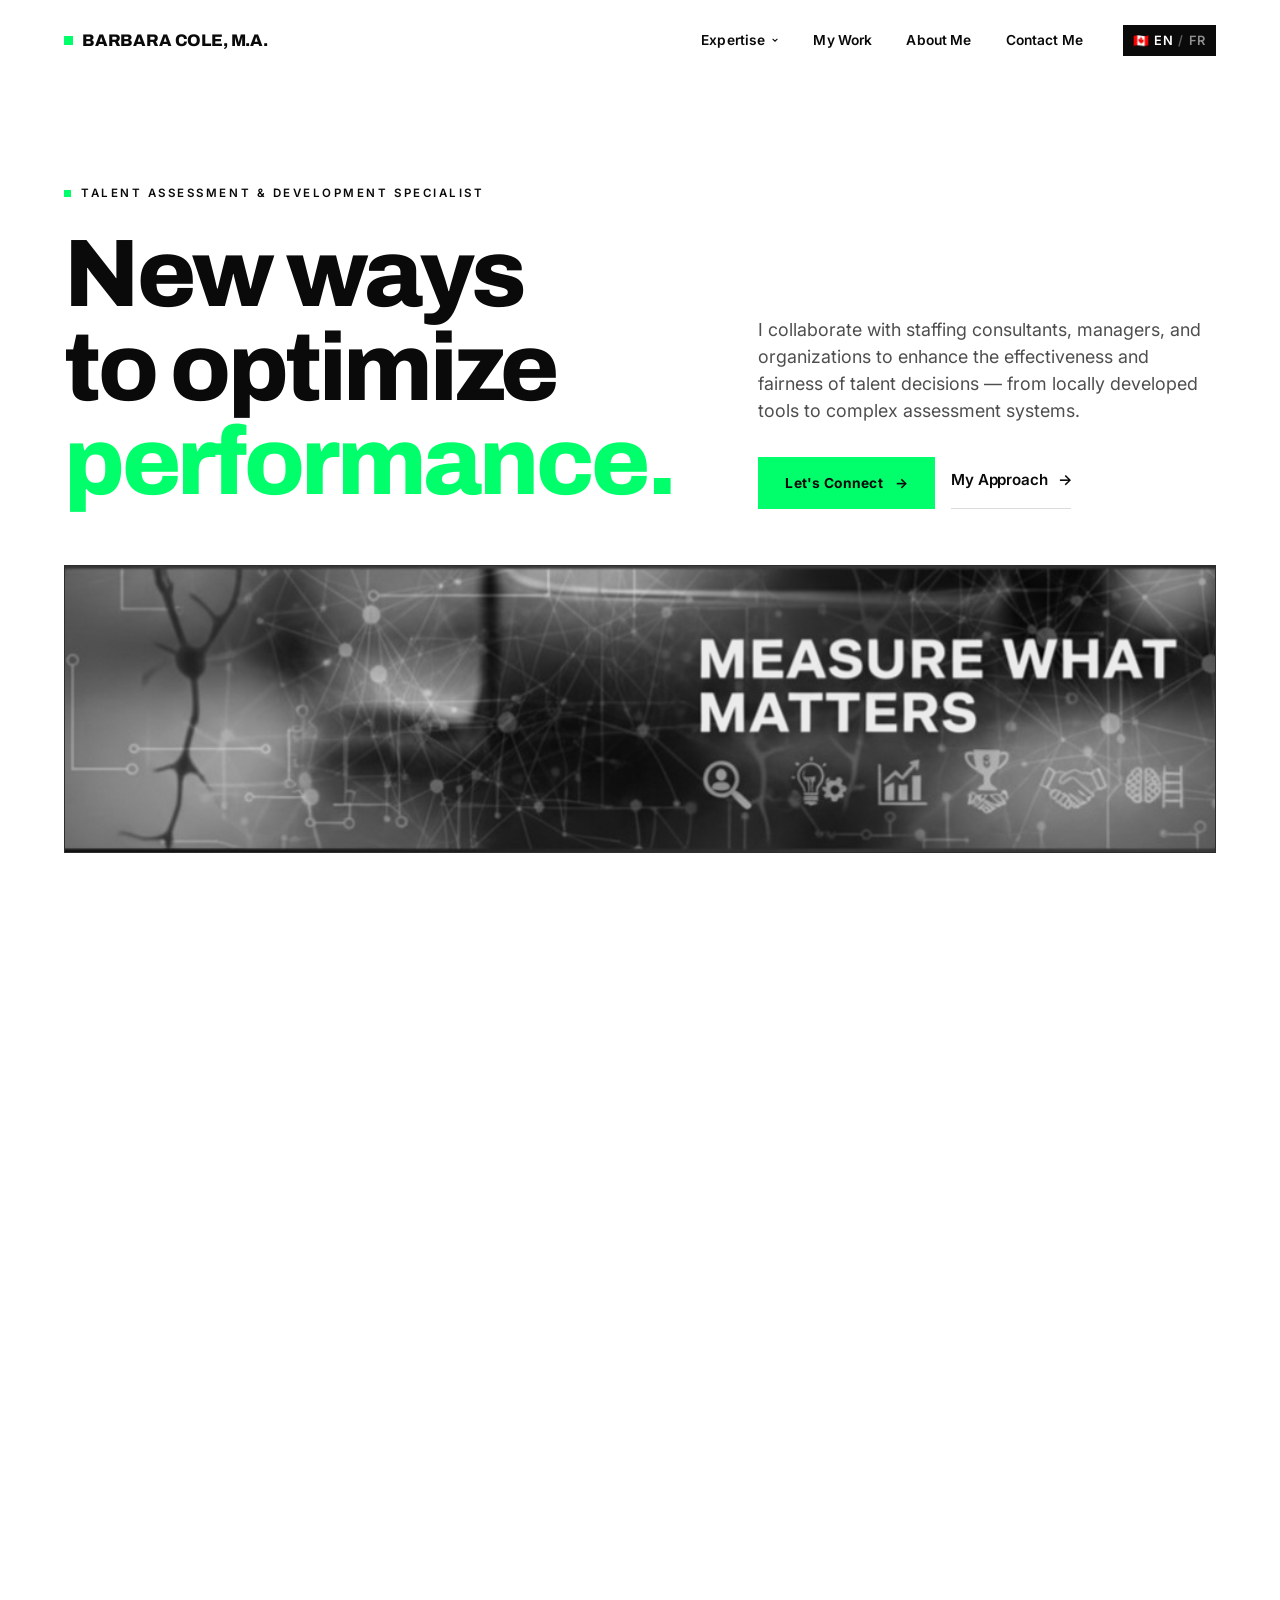
<file: index.html>
<!DOCTYPE html>
<html lang="en">
<head>
<meta charset="UTF-8">
<meta name="viewport" content="width=device-width, initial-scale=1.0">
<title>Barbara Cole, M.A. — Assessment Matters</title>
<meta name="description" content="Barbara Cole brings 20+ years of applied psychology and talent expertise to help organizations build clarity into complexity — across assessment, development, and organizational change.">
<meta property="og:type" content="website">
<meta property="og:url" content="https://coleassessment.ca/">
<meta property="og:title" content="Barbara Cole, M.A. — Assessment Matters">
<meta property="og:description" content="Barbara Cole brings 20+ years of applied psychology and talent expertise to help organizations build clarity into complexity — across assessment, development, and organizational change.">
<meta property="og:image" content="https://coleassessment.ca/assets/images/measure-what-matters.jpeg">
<meta property="og:image:width" content="930">
<meta property="og:image:height" content="232">
<meta name="twitter:card" content="summary_large_image">
<meta name="twitter:title" content="Barbara Cole, M.A. — Assessment Matters">
<meta name="twitter:description" content="Barbara Cole brings 20+ years of applied psychology and talent expertise to help organizations build clarity into complexity — across assessment, development, and organizational change.">
<meta name="twitter:image" content="https://coleassessment.ca/assets/images/measure-what-matters.jpeg">
<link rel="icon" type="image/svg+xml" href="assets/favicon.svg">
<link rel="alternate" hreflang="en" href="https://coleassessment.ca/">
<link rel="alternate" hreflang="fr" href="https://coleassessment.ca/fr/">
<link rel="alternate" hreflang="x-default" href="https://coleassessment.ca/">
<link rel="preconnect" href="https://fonts.googleapis.com">
<link rel="preconnect" href="https://fonts.gstatic.com" crossorigin>
<link href="https://fonts.googleapis.com/css2?family=Archivo:wght@500;700;800;900&amp;family=Inter:wght@400;500;600;700&amp;display=swap" rel="stylesheet">
<link rel="stylesheet" href="css/style.css">
</head>
<body>

<div class="scroll-progress"></div>

<!-- ============ HEADER ============ -->
<header class="site-header">
  <a href="index.html" class="logo"><span class="dot"></span>BARBARA COLE, M.A.</a>

  <nav class="main-nav">
    <ul class="nav-links">
      <li class="nav-item has-mega">
        <a href="services.html" class="nav-link">Expertise
          <svg class="nav-caret" viewBox="0 0 10 10" fill="none"><path d="M2 3.5L5 6.5L8 3.5" stroke="currentColor" stroke-width="1.3"/></svg>
        </a>
        <div class="mega-menu">
          <div class="mega-grid">
            <div class="mega-col-label">
              <span class="eyebrow">What I Do</span>
              <p class="lede mt-16" style="font-size:1.05rem;">Evidence-based expertise across assessment, talent development, organizational change, and innovative people solutions.</p>
            </div>
            <div class="mega-links">
              <div class="mega-link-item">
                <span class="num">01</span>
                <a href="services.html#talent-assessment">Talent &amp; Leadership Assessment</a>
                <p>Tools and frameworks to evaluate potential, performance, and leadership readiness.</p>
              </div>
              <div class="mega-link-item">
                <span class="num">02</span>
                <a href="services.html#learning-development">Learning &amp; Development</a>
                <p>Training and development programs that build capability where it matters most.</p>
              </div>
              <div class="mega-link-item">
                <span class="num">03</span>
                <a href="services.html#org-effectiveness">Organizational Change &amp; Transformation</a>
                <p>Redesigning structures, roles, and processes so the organization performs as intended.</p>
              </div>
              <div class="mega-link-item">
                <span class="num">04</span>
                <a href="services.html#digital-solutions">Innovative People Solutions</a>
                <p>Creative, practical approaches to talent and assessment challenges.</p>
              </div>
            </div>
            <div class="mega-cta">
              <span class="eyebrow">Featured</span>
              <a href="work.html" class="arrow-link mt-16" style="display:flex;">My work <span class="arrow">→</span></a>
            </div>
          </div>
        </div>
      </li>
      <li class="nav-item"><a href="work.html#digital-tools" class="nav-link">My Work</a></li>
      <li class="nav-item"><a href="about.html" class="nav-link">About Me</a></li>
      <li class="nav-item"><a href="contact.html" class="nav-link">Contact Me</a></li>
    </ul>
    <span class="lang-toggle notranslate" translate="no"><span class="lang-flag">🇨🇦</span><span class="lang-current">EN</span><span class="lang-sep">/</span><a href="fr/index.html" class="lang-link">FR</a></span>
  </nav>

  <button class="nav-toggle" aria-label="Toggle navigation">
    <span></span><span></span><span></span>
  </button>
</header>

<main>

  <!-- ============ HERO ============ -->
  <section class="section-tight page-top-space">
    <div class="wrap grid-12" style="align-items:end;">
      <div class="span-7">
        <span class="eyebrow">Talent Assessment &amp; Development Specialist</span>
        <h1 class="display-1 mt-24">
          New ways<br>
          to optimize<br>
          <span class="text-accent">performance.</span>
        </h1>
      </div>
      <div class="span-5">
        <p class="lede">
          I collaborate with staffing consultants, managers, and organizations to enhance the effectiveness and fairness of talent decisions — from locally developed tools to complex assessment systems.
        </p>
        <div class="flex gap-16 mt-32" style="flex-wrap:wrap;">
          <a href="contact.html" class="btn-accent">Let's Connect <span class="arrow">→</span></a>
          <a href="about.html" class="arrow-link">My Approach <span class="arrow">→</span></a>
        </div>
      </div>
    </div>

    <div class="wrap mt-56" data-reveal="scale">
      <div class="media ratio-banner line-frame">
        <img src="assets/images/measure-what-matters.jpeg" alt="Measure What Matters — Barbara Cole, M.A. brand banner.">
      </div>
    </div>
  </section>

  <!-- ============ MARQUEE ============ -->
  <div class="marquee-band">
    <div class="marquee-track">
      <span>Talent Assessment</span><span>Leadership Development</span><span>Learning &amp; Development</span>
      <span>Organizational Change</span><span>Innovative People Solutions</span><span>Psychometrics</span>
    </div>
  </div>

  <!-- ============ MANIFESTO / PULL QUOTE ============ -->
  <section class="section border-bottom">
    <div class="wrap grid-12">
      <div class="span-3">
        <span class="eyebrow muted">My Position</span>
      </div>
      <div class="span-9" data-reveal>
        <p class="pull-quote">
          <span class="mark">Evidence-based</span> assessment services and tools that help organizations make better decisions about people, talent, and leadership.
        </p>
        <p class="body-text mt-32">
          Solutions for a changing world. Bringing together human expertise, technology and innovative thinking to solve complex organizational and business challenges.
        </p>
        <a href="about.html" class="arrow-link lg mt-24" style="display:inline-flex;">My Background <span class="arrow">→</span></a>
      </div>
    </div>
  </section>

  <!-- ============ SERVICES INDEX ============ -->
  <section class="section">
    <div class="wrap">
      <div class="grid-12">
        <div class="span-5">
          <span class="eyebrow">Core Competencies</span>
          <h2 class="display-2 mt-24">Expertise.</h2>
        </div>
        <div class="span-6 col-start-7">
          <p class="lede mt-8">Evidence-based expertise across assessment, talent development, organizational change, and innovative people solutions.</p>
        </div>
      </div>

      <div class="mt-56" data-reveal>
        <a href="services.html#talent-assessment" class="index-row" style="display:grid; text-decoration:none;">
          <span class="num">01</span>
          <h3>Talent &amp; Leadership Assessment</h3>
          <span class="row-arrow hide-mobile"><svg width="14" height="14" viewBox="0 0 14 14" fill="none"><path d="M2 12L12 2M12 2H4M12 2V10" stroke="currentColor" stroke-width="1.4"/></svg></span>
        </a>
        <a href="services.html#learning-development" class="index-row" style="display:grid; text-decoration:none;">
          <span class="num">02</span>
          <h3>Learning &amp; Development</h3>
          <span class="row-arrow hide-mobile"><svg width="14" height="14" viewBox="0 0 14 14" fill="none"><path d="M2 12L12 2M12 2H4M12 2V10" stroke="currentColor" stroke-width="1.4"/></svg></span>
        </a>
        <a href="services.html#org-effectiveness" class="index-row" style="display:grid; text-decoration:none;">
          <span class="num">03</span>
          <h3>Organizational Change &amp; Transformation</h3>
          <span class="row-arrow hide-mobile"><svg width="14" height="14" viewBox="0 0 14 14" fill="none"><path d="M2 12L12 2M12 2H4M12 2V10" stroke="currentColor" stroke-width="1.4"/></svg></span>
        </a>
        <a href="services.html#digital-solutions" class="index-row" style="display:grid; text-decoration:none;">
          <span class="num">04</span>
          <h3>Innovative People Solutions</h3>
          <span class="row-arrow hide-mobile"><svg width="14" height="14" viewBox="0 0 14 14" fill="none"><path d="M2 12L12 2M12 2H4M12 2V10" stroke="currentColor" stroke-width="1.4"/></svg></span>
        </a>
      </div>
    </div>
  </section>

  <!-- ============ SPLIT IMAGE / APPROACH ============ -->
  <section class="section off-white border-top">
    <div class="wrap grid-12" style="align-items:center;">
      <div class="span-6" data-reveal="scale">
        <div class="media ratio-tall">
          <img src="assets/images/stonehenge.jpeg" alt="Stonehenge at sunset, an ancient stone monument built for astronomical measurement.">
        </div>
      </div>
      <div class="span-5 col-start-8">
        <span class="eyebrow">My Process</span>
        <h2 class="display-2 mt-24">Evidence → Insight →<br>Action → Impact</h2>
        <ul class="mt-40" style="display:flex; flex-direction:column; gap:0;">
          <li style="padding:20px 0; border-top:1px solid var(--line);">
            <div style="font-weight:700; margin-bottom:8px;">Evidence-Based</div>
            <p class="body-text mt-0">Grounded in psychological science and sound assessment practices.</p>
          </li>
          <li style="padding:20px 0; border-top:1px solid var(--line);">
            <div style="font-weight:700; margin-bottom:8px;">Purpose-Driven</div>
            <p class="body-text mt-0">Designed around the decisions you need to make.</p>
          </li>
          <li style="padding:20px 0; border-top:1px solid var(--line);">
            <div style="font-weight:700; margin-bottom:8px;">Clear &amp; Actionable</div>
            <p class="body-text mt-0">Turning complex assessment information into useful insights.</p>
          </li>
          <li style="padding:20px 0; border-top:1px solid var(--line); border-bottom:1px solid var(--line);">
            <div style="font-weight:700; margin-bottom:8px;">Innovative &amp; Practical</div>
            <p class="body-text mt-0">Combining assessment expertise with digital solutions that work in the real world.</p>
          </li>
        </ul>
      </div>
    </div>
  </section>

  <!-- ============ STATS BAND ============ -->
  <section class="section on-dark">
    <div class="wrap">
      <div class="grid-12 border-top" style="padding-top:40px;">
        <div class="span-3" data-reveal>
          <div class="stat-block">
            <div class="stat-num"><span class="accent" data-counter="20" data-suffix="+">0+</span></div>
            <div class="stat-label">Years of Experience</div>
          </div>
        </div>
        <div class="span-3" data-reveal data-reveal-delay="1">
          <div class="stat-block">
            <div class="stat-num" data-counter="5">0</div>
            <div class="stat-label">Industries Served</div>
          </div>
        </div>
        <div class="span-3" data-reveal data-reveal-delay="2">
          <div class="stat-block">
            <div class="stat-num"><span class="accent" data-counter="14" data-suffix="+">0+</span></div>
            <div class="stat-label">Types of Tests Developed</div>
          </div>
        </div>
        <div class="span-3" data-reveal data-reveal-delay="3">
          <div class="stat-block">
            <div class="stat-num" data-counter="5">0</div>
            <div class="stat-label">Digital Tools Created</div>
          </div>
        </div>
      </div>
    </div>
  </section>

  <!-- ============ SELECTED WORK ============ -->
  <section class="section">
    <div class="wrap">
      <div class="grid-12" style="align-items:end;">
        <div class="span-6">
          <span class="eyebrow">Free Digital Tools</span>
          <h2 class="display-2 mt-24">Explore my tools.</h2>
        </div>
        <div class="span-4 col-start-9 hide-mobile" style="justify-self:end;">
          <a href="work.html" class="arrow-link lg">View all tools <span class="arrow">→</span></a>
        </div>
      </div>

      <div class="grid-12 mt-56">
        <div class="span-7" data-reveal="scale">
          <a href="work.html#assessment-strategies" style="display:block;">
            <div class="media ratio-wide duotone">
              <img src="assets/images/tree-rings.jpeg" alt="Cross-section of tree rings, reflecting measurement over time.">
              <div class="media-caption">
                <span>Assessment Strategies</span>
              </div>
            </div>
          </a>
        </div>
        <div class="span-5" data-reveal="scale" data-reveal-delay="1">
          <a href="work.html#tools" style="display:block;">
            <div class="media ratio-portrait duotone">
              <img src="assets/images/minimal-workspace.jpeg" alt="A clean, minimal desk workspace.">
              <div class="media-caption">
                <span>Tools</span>
              </div>
            </div>
          </a>
        </div>
      </div>

      <div class="grid-12 mt-24">
        <div class="span-5" data-reveal="scale">
          <a href="work.html#literacy" style="display:block;">
            <div class="media ratio-square duotone">
              <img src="assets/images/apples-literacy.jpeg" alt="A fallen apple resting in dewy grass, in black and white, a classic symbol of learning and literacy.">
              <div class="media-caption">
                <span>Literacy</span>
              </div>
            </div>
          </a>
        </div>
        <div class="span-7" data-reveal="scale" data-reveal-delay="1">
          <a href="work.html#digital-solutions" style="display:block;">
            <div class="media ratio-wide duotone">
              <img src="assets/images/lighthouse.jpeg" alt="A lighthouse standing on a rocky coastline.">
              <div class="media-caption">
                <span>Digital Solutions</span>
              </div>
            </div>
          </a>
        </div>
      </div>

      <div class="mt-40 show-mobile">
        <a href="work.html" class="arrow-link lg">View all tools <span class="arrow">→</span></a>
      </div>
    </div>
  </section>

  <!-- ============ PERSPECTIVES ============ -->
  <section class="section charcoal border-top">
    <div class="wrap">
      <div class="grid-12">
        <div class="span-5">
          <span class="eyebrow on-dark">Practical Tips</span>
          <h2 class="display-2 mt-24">Grounded in theory.<br>Built for practice.</h2>
          <p class="lede on-dark mt-24">Short guides and best practices, grounded in real assessment work.</p>
        </div>
        <div class="span-6 col-start-7">
          <div class="index-row" style="grid-template-columns:1fr auto;">
            <div>
              <span class="eyebrow on-dark" style="opacity:0.6;">Strategy</span>
              <h3 class="mt-12" style="font-size:1.3rem;">Determining assessment strategy</h3>
            </div>
            <span class="row-arrow hide-mobile"><svg width="14" height="14" viewBox="0 0 14 14" fill="none"><path d="M2 12L12 2M12 2H4M12 2V10" stroke="currentColor" stroke-width="1.4"/></svg></span>
          </div>
          <div class="index-row" style="grid-template-columns:1fr auto;">
            <div>
              <span class="eyebrow on-dark" style="opacity:0.6;">Scoring</span>
              <h3 class="mt-12" style="font-size:1.3rem;">Integrating scores across multiple raters and tests</h3>
            </div>
            <span class="row-arrow hide-mobile"><svg width="14" height="14" viewBox="0 0 14 14" fill="none"><path d="M2 12L12 2M12 2H4M12 2V10" stroke="currentColor" stroke-width="1.4"/></svg></span>
          </div>
          <div class="index-row" style="grid-template-columns:1fr auto;">
            <div>
              <span class="eyebrow on-dark" style="opacity:0.6;">Fairness</span>
              <h3 class="mt-12" style="font-size:1.3rem;">Ensuring fair and defensible talent systems and decisions</h3>
            </div>
            <span class="row-arrow hide-mobile"><svg width="14" height="14" viewBox="0 0 14 14" fill="none"><path d="M2 12L12 2M12 2H4M12 2V10" stroke="currentColor" stroke-width="1.4"/></svg></span>
          </div>
          <div class="index-row" style="grid-template-columns:1fr auto;">
            <div>
              <span class="eyebrow on-dark" style="opacity:0.6;">Literacy</span>
              <h3 class="mt-12" style="font-size:1.3rem;">Enhancing knowledge of best practices in talent assessment</h3>
            </div>
            <span class="row-arrow hide-mobile"><svg width="14" height="14" viewBox="0 0 14 14" fill="none"><path d="M2 12L12 2M12 2H4M12 2V10" stroke="currentColor" stroke-width="1.4"/></svg></span>
          </div>
          <div class="index-row" style="grid-template-columns:1fr auto;">
            <div>
              <span class="eyebrow on-dark" style="opacity:0.6;">Development</span>
              <h3 class="mt-12" style="font-size:1.3rem;">Linking test results to candidate reports and growth activities</h3>
            </div>
            <span class="row-arrow hide-mobile"><svg width="14" height="14" viewBox="0 0 14 14" fill="none"><path d="M2 12L12 2M12 2H4M12 2V10" stroke="currentColor" stroke-width="1.4"/></svg></span>
          </div>
          <div class="index-row" style="grid-template-columns:1fr auto;">
            <div>
              <span class="eyebrow on-dark" style="opacity:0.6;">Analytics</span>
              <h3 class="mt-12" style="font-size:1.3rem;">Linking assessment systems to organization metrics</h3>
            </div>
            <span class="row-arrow hide-mobile"><svg width="14" height="14" viewBox="0 0 14 14" fill="none"><path d="M2 12L12 2M12 2H4M12 2V10" stroke="currentColor" stroke-width="1.4"/></svg></span>
          </div>
        </div>
      </div>
    </div>
  </section>

  <!-- ============ AUDIENCE LINKS ============ -->
  <section class="section off-white border-top">
    <div class="wrap grid-12">
      <div class="span-6" data-reveal>
        <span class="eyebrow">For Organizations</span>
        <p class="lede mt-24">Looking for expertise in talent assessment, development, organizational change or assessment technology?</p>
        <a href="services.html" class="arrow-link lg mt-24" style="display:inline-flex;">Explore Consulting <span class="arrow">→</span></a>
      </div>
      <div class="span-6" data-reveal data-reveal-delay="1">
        <span class="eyebrow">For Employers &amp; Recruiters</span>
        <p class="lede mt-24">Interested in Barbara's experience and professional background?</p>
        <a href="https://www.linkedin.com/in/barbara-cole-a3a42413/" class="arrow-link lg mt-24" style="display:inline-flex;" target="_blank" rel="noopener">Connect on LinkedIn <span class="arrow">→</span></a>
      </div>
    </div>
  </section>

  <!-- ============ CTA BAND ============ -->
  <section class="section on-dark" style="padding-top:clamp(80px,10vw,160px); padding-bottom:clamp(80px,10vw,160px);">
    <div class="wrap">
      <div class="grid-12" style="align-items:end;">
        <div class="span-9">
          <span class="eyebrow on-dark">Let's Connect</span>
          <h2 class="display-1 mt-24">Ready to optimize<br>your assessment <span class="rotate-word-wrap"><span class="rotate-word" data-rotate-words="tools, decisions, systems, processes, programs, frameworks">tools</span>?</span></h2>
          <p class="lede on-dark mt-16">Let's turn complexity into clarity — and insight into better performance.</p>
        </div>
        <div class="span-3" style="justify-self:end;">
          <a href="contact.html" class="btn-accent">Contact Me <span class="arrow">→</span></a>
        </div>
      </div>
    </div>
  </section>

</main>

<!-- ============ FOOTER ============ -->
<footer class="site-footer">
  <div class="wrap footer-grid">
    <div class="footer-col-brand">
      <a href="index.html" class="logo"><span class="dot"></span>BARBARA COLE, M.A.</a>
      <p class="mt-24" style="color:rgba(255,255,255,0.55); font-size:0.9rem; max-width:34ch;">
        Assessment matters.
      </p>
    </div>
    <div class="footer-col">
      <h4>Sitemap</h4>
      <a href="services.html">Services</a>
      <a href="work.html">Work</a>
      <a href="about.html">About</a>
      <a href="contact.html">Contact</a>
    </div>
    <div class="footer-col">
      <h4>Contact Me</h4>
      <a href="mailto:barbaracole613@outlook.com">barbaracole613@outlook.com</a>
      <a href="#">Ottawa, Canada</a>
    </div>
    <div class="footer-col">
      <h4>Follow Me</h4>
      <a href="https://www.linkedin.com/in/barbara-cole-a3a42413/" target="_blank" rel="noopener">LinkedIn</a>
    </div>
  </div>

  <div class="wrap">
    <div class="footer-wordmark">COLE</div>
  </div>

  <div class="wrap footer-bottom">
    <span>© <span data-year>2026</span> Barbara Cole. All rights reserved.</span>
    <span><a href="privacy.html" style="color:inherit;">Privacy Policy</a> · Site by Barbara Cole — Built for Netlify</span>
  </div>
</footer>

<script src="js/main.js"></script>
</body>
</html>
</file>
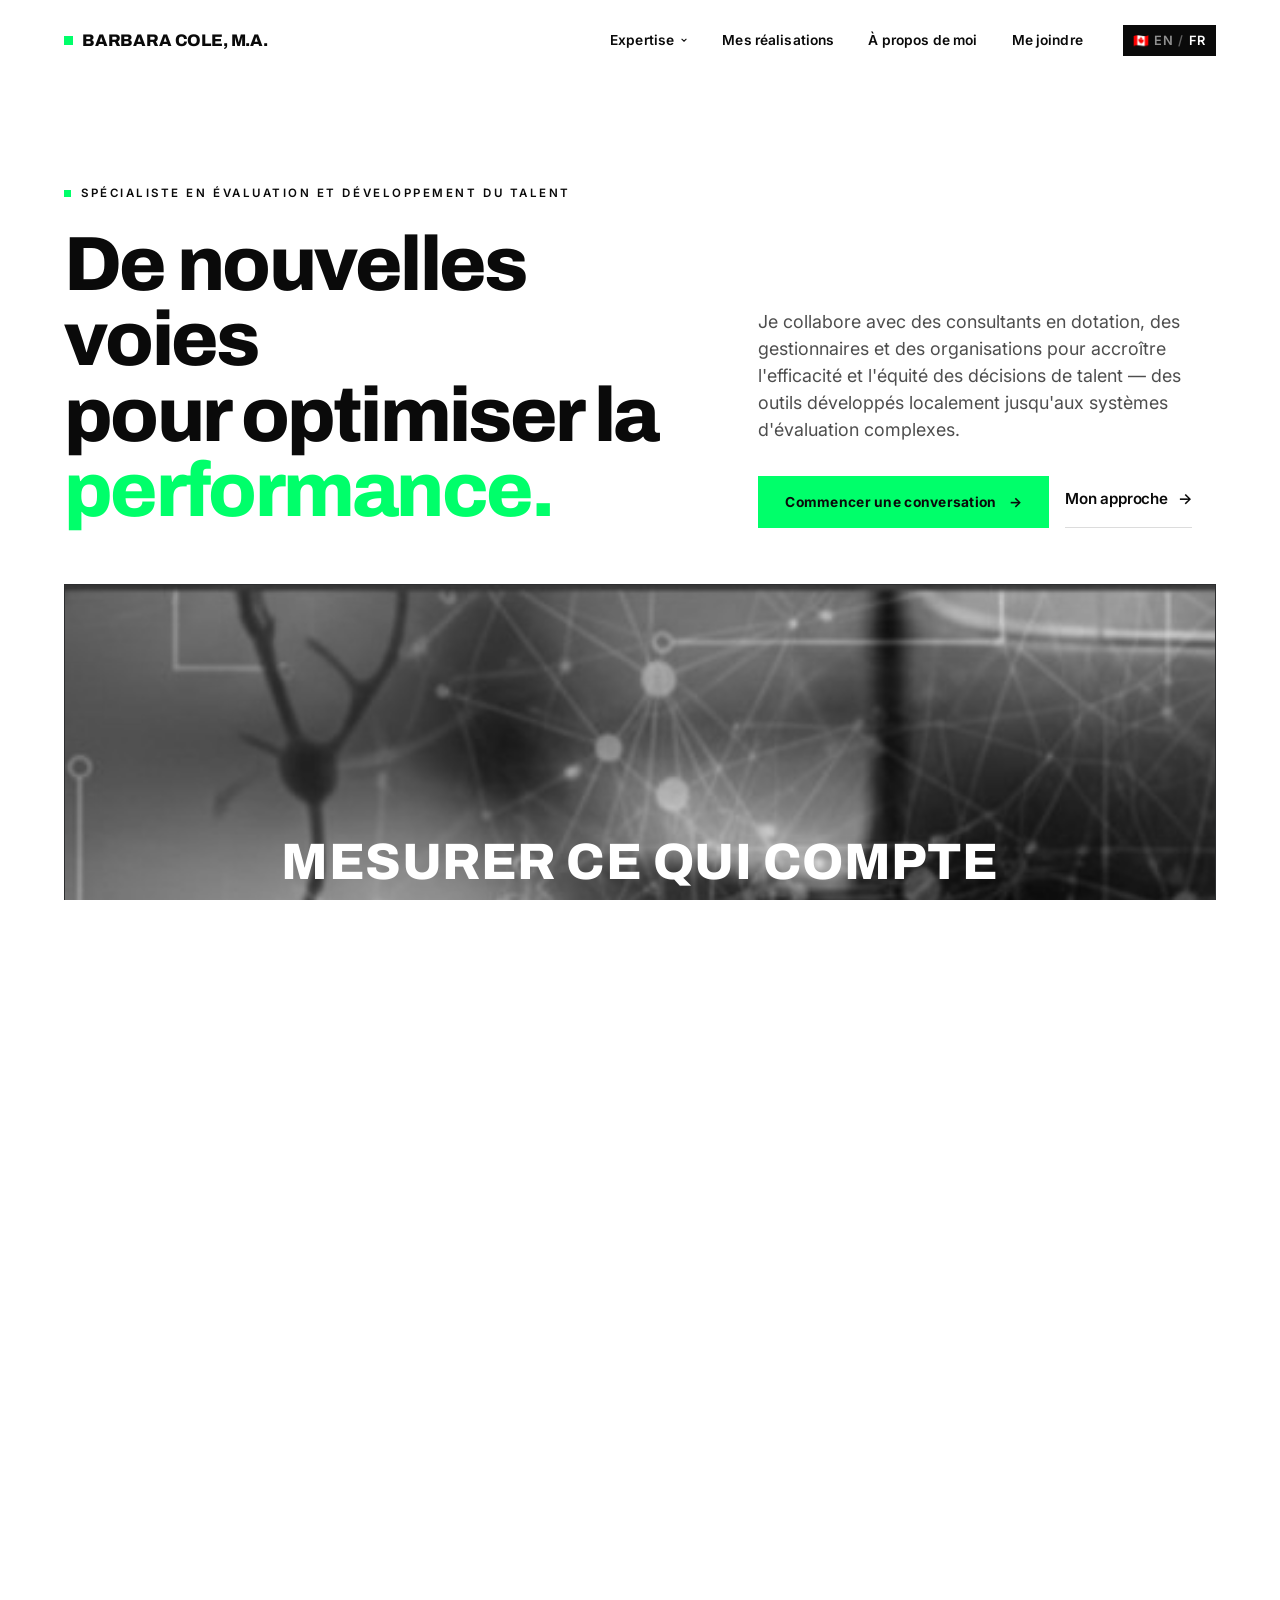
<file: fr/index.html>
<!DOCTYPE html>
<html lang="fr">
<head>
<meta charset="UTF-8">
<meta name="viewport" content="width=device-width, initial-scale=1.0">
<title>Barbara Cole, M.A. — L'évaluation, ça compte</title>
<meta name="description" content="Barbara Cole apporte plus de 20 ans d'expertise en psychologie appliquée et en talent pour aider les organisations à transformer la complexité en clarté — en évaluation, en développement et en changement organisationnel.">
<meta property="og:type" content="website">
<meta property="og:url" content="https://coleassessment.ca/fr/">
<meta property="og:title" content="Barbara Cole, M.A. — L'évaluation, ça compte">
<meta property="og:description" content="Barbara Cole apporte plus de 20 ans d'expertise en psychologie appliquée et en talent pour aider les organisations à transformer la complexité en clarté — en évaluation, en développement et en changement organisationnel.">
<meta property="og:image" content="https://coleassessment.ca/assets/images/measure-what-matters.jpeg">
<meta property="og:image:width" content="930">
<meta property="og:image:height" content="232">
<meta name="twitter:card" content="summary_large_image">
<meta name="twitter:title" content="Barbara Cole, M.A. — L'évaluation, ça compte">
<meta name="twitter:description" content="Barbara Cole apporte plus de 20 ans d'expertise en psychologie appliquée et en talent pour aider les organisations à transformer la complexité en clarté — en évaluation, en développement et en changement organisationnel.">
<meta name="twitter:image" content="https://coleassessment.ca/assets/images/measure-what-matters.jpeg">
<link rel="icon" type="image/svg+xml" href="../assets/favicon.svg">
<link rel="alternate" hreflang="en" href="https://coleassessment.ca/">
<link rel="alternate" hreflang="fr" href="https://coleassessment.ca/fr/">
<link rel="alternate" hreflang="x-default" href="https://coleassessment.ca/">
<link rel="preconnect" href="https://fonts.googleapis.com">
<link rel="preconnect" href="https://fonts.gstatic.com" crossorigin>
<link href="https://fonts.googleapis.com/css2?family=Archivo:wght@500;700;800;900&amp;family=Inter:wght@400;500;600;700&amp;display=swap" rel="stylesheet">
<link rel="stylesheet" href="../css/style.css">
</head>
<body>

<div class="scroll-progress"></div>

<!-- ============ HEADER ============ -->
<header class="site-header">
  <a href="index.html" class="logo"><span class="dot"></span>BARBARA COLE, M.A.</a>

  <nav class="main-nav">
    <ul class="nav-links">
      <li class="nav-item has-mega">
        <a href="services.html" class="nav-link">Expertise
          <svg class="nav-caret" viewBox="0 0 10 10" fill="none"><path d="M2 3.5L5 6.5L8 3.5" stroke="currentColor" stroke-width="1.3"/></svg>
        </a>
        <div class="mega-menu">
          <div class="mega-grid">
            <div class="mega-col-label">
              <span class="eyebrow">Mon expertise</span>
              <p class="lede mt-16" style="font-size:1.05rem;">Une expertise fondée sur des données probantes, en évaluation, en développement du talent, en changement organisationnel et en solutions novatrices en gestion des personnes.</p>
            </div>
            <div class="mega-links">
              <div class="mega-link-item">
                <span class="num">01</span>
                <a href="services.html#talent-assessment">Évaluation du talent et du leadership</a>
                <p>Des outils et des cadres pour évaluer le potentiel, le rendement et la maturité en leadership.</p>
              </div>
              <div class="mega-link-item">
                <span class="num">02</span>
                <a href="services.html#learning-development">Apprentissage et développement</a>
                <p>Des programmes de formation et de développement qui renforcent les compétences là où elles comptent le plus.</p>
              </div>
              <div class="mega-link-item">
                <span class="num">03</span>
                <a href="services.html#org-effectiveness">Changement et transformation organisationnels</a>
                <p>Redéfinir les structures, les rôles et les processus pour que l'organisation fonctionne comme prévu.</p>
              </div>
              <div class="mega-link-item">
                <span class="num">04</span>
                <a href="services.html#digital-solutions">Solutions novatrices en gestion des personnes</a>
                <p>Des approches créatives et concrètes aux défis du talent et de l'évaluation.</p>
              </div>
            </div>
            <div class="mega-cta">
              <span class="eyebrow">En vedette</span>
              <a href="work.html" class="arrow-link mt-16" style="display:flex;">Voir mes réalisations <span class="arrow">→</span></a>
            </div>
          </div>
        </div>
      </li>
      <li class="nav-item"><a href="work.html#digital-tools" class="nav-link">Mes réalisations</a></li>
      <li class="nav-item"><a href="about.html" class="nav-link">À propos de moi</a></li>
      <li class="nav-item"><a href="contact.html" class="nav-link">Me joindre</a></li>
    </ul>
    <span class="lang-toggle notranslate" translate="no"><span class="lang-flag">🇨🇦</span><a href="../index.html" class="lang-link">EN</a><span class="lang-sep">/</span><span class="lang-current">FR</span></span>
  </nav>

  <button class="nav-toggle" aria-label="Toggle navigation">
    <span></span><span></span><span></span>
  </button>
</header>

<main>

  <!-- ============ HERO ============ -->
  <section class="section-tight page-top-space">
    <div class="wrap grid-12" style="align-items:end;">
      <div class="span-7">
        <span class="eyebrow">Spécialiste en évaluation et développement du talent</span>
        <h1 class="display-1 mt-24" style="font-size:clamp(2.4rem, 6vw, 6.5rem);">
          De nouvelles voies<br>
          pour optimiser la<br>
          <span class="text-accent">performance.</span>
        </h1>
      </div>
      <div class="span-5">
        <p class="lede">
          Je collabore avec des consultants en dotation, des gestionnaires et des organisations pour accroître l'efficacité et l'équité des décisions de talent — des outils développés localement jusqu'aux systèmes d'évaluation complexes.
        </p>
        <div class="flex gap-16 mt-32" style="flex-wrap:wrap;">
          <a href="contact.html" class="btn-accent">Commencer une conversation <span class="arrow">→</span></a>
          <a href="about.html" class="arrow-link">Mon approche <span class="arrow">→</span></a>
        </div>
      </div>
    </div>

    <div class="wrap mt-56" data-reveal="scale">
      <div class="media ratio-banner-fr line-frame">
        <img src="../assets/images/measure-what-matters-fr.jpeg" alt="Mesurer ce qui compte — bannière de marque de Barbara Cole, M.A.">
        <div class="banner-caption">Mesurer ce qui compte</div>
      </div>
    </div>
  </section>

  <!-- ============ MARQUEE ============ -->
  <div class="marquee-band">
    <div class="marquee-track">
      <span>Évaluation du talent</span><span>Développement du leadership</span><span>Apprentissage et développement</span>
      <span>Changement organisationnel</span><span>Solutions novatrices en gestion des personnes</span><span>Psychométrie</span>
    </div>
  </div>

  <!-- ============ MANIFESTO / PULL QUOTE ============ -->
  <section class="section border-bottom">
    <div class="wrap grid-12">
      <div class="span-3">
        <span class="eyebrow muted">Mon positionnement</span>
      </div>
      <div class="span-9" data-reveal>
        <p class="pull-quote">
          Des <span class="mark">services et outils d'évaluation fondés sur des données probantes</span> qui aident les organisations à prendre de meilleures décisions en matière de personnes, de talent et de leadership.
        </p>
        <p class="body-text mt-32">
          Des solutions pour un monde en changement. Combiner l'expertise humaine, la technologie et une pensée novatrice pour résoudre des enjeux organisationnels et d'affaires complexes.
        </p>
        <a href="about.html" class="arrow-link lg mt-24" style="display:inline-flex;">Mon parcours <span class="arrow">→</span></a>
      </div>
    </div>
  </section>

  <!-- ============ SERVICES INDEX ============ -->
  <section class="section">
    <div class="wrap">
      <div class="grid-12">
        <div class="span-5">
          <span class="eyebrow">Compétences</span>
          <h2 class="display-2 mt-24">Expertise.</h2>
        </div>
        <div class="span-6 col-start-7">
          <p class="lede mt-8">Une expertise fondée sur des données probantes, en évaluation, en développement du talent, en changement organisationnel et en solutions novatrices en gestion des personnes.</p>
        </div>
      </div>

      <div class="mt-56" data-reveal>
        <a href="services.html#talent-assessment" class="index-row" style="display:grid; text-decoration:none;">
          <span class="num">01</span>
          <h3>Évaluation du talent et du leadership</h3>
          <span class="row-arrow hide-mobile"><svg width="14" height="14" viewBox="0 0 14 14" fill="none"><path d="M2 12L12 2M12 2H4M12 2V10" stroke="currentColor" stroke-width="1.4"/></svg></span>
        </a>
        <a href="services.html#learning-development" class="index-row" style="display:grid; text-decoration:none;">
          <span class="num">02</span>
          <h3>Apprentissage et développement</h3>
          <span class="row-arrow hide-mobile"><svg width="14" height="14" viewBox="0 0 14 14" fill="none"><path d="M2 12L12 2M12 2H4M12 2V10" stroke="currentColor" stroke-width="1.4"/></svg></span>
        </a>
        <a href="services.html#org-effectiveness" class="index-row" style="display:grid; text-decoration:none;">
          <span class="num">03</span>
          <h3>Changement et transformation organisationnels</h3>
          <span class="row-arrow hide-mobile"><svg width="14" height="14" viewBox="0 0 14 14" fill="none"><path d="M2 12L12 2M12 2H4M12 2V10" stroke="currentColor" stroke-width="1.4"/></svg></span>
        </a>
        <a href="services.html#digital-solutions" class="index-row" style="display:grid; text-decoration:none;">
          <span class="num">04</span>
          <h3>Solutions novatrices en gestion des personnes</h3>
          <span class="row-arrow hide-mobile"><svg width="14" height="14" viewBox="0 0 14 14" fill="none"><path d="M2 12L12 2M12 2H4M12 2V10" stroke="currentColor" stroke-width="1.4"/></svg></span>
        </a>
      </div>
    </div>
  </section>

  <!-- ============ SPLIT IMAGE / APPROACH ============ -->
  <section class="section off-white border-top">
    <div class="wrap grid-12" style="align-items:center;">
      <div class="span-6" data-reveal="scale">
        <div class="media ratio-tall">
          <img src="../assets/images/stonehenge.jpeg" alt="Stonehenge au coucher du soleil, un monument de pierre ancien construit pour la mesure astronomique.">
        </div>
      </div>
      <div class="span-5 col-start-8">
        <span class="eyebrow">Ma méthode</span>
        <h2 class="display-2 mt-24">Données probantes → Perspicacité →<br>Action → Impact</h2>
        <ul class="mt-40" style="display:flex; flex-direction:column; gap:0;">
          <li style="padding:20px 0; border-top:1px solid var(--line);">
            <div style="font-weight:700; margin-bottom:8px;">Fondé sur des données probantes</div>
            <p class="body-text mt-0">Ancré dans la science psychologique et de saines pratiques d'évaluation.</p>
          </li>
          <li style="padding:20px 0; border-top:1px solid var(--line);">
            <div style="font-weight:700; margin-bottom:8px;">Axé sur les objectifs</div>
            <p class="body-text mt-0">Conçu autour des décisions que vous devez prendre.</p>
          </li>
          <li style="padding:20px 0; border-top:1px solid var(--line);">
            <div style="font-weight:700; margin-bottom:8px;">Clair et actionnable</div>
            <p class="body-text mt-0">Transformer une information d'évaluation complexe en analyses utiles.</p>
          </li>
          <li style="padding:20px 0; border-top:1px solid var(--line); border-bottom:1px solid var(--line);">
            <div style="font-weight:700; margin-bottom:8px;">Novateur et pratique</div>
            <p class="body-text mt-0">Allier l'expertise en évaluation à des solutions numériques qui fonctionnent dans le monde réel.</p>
          </li>
        </ul>
      </div>
    </div>
  </section>

  <!-- ============ STATS BAND ============ -->
  <section class="section on-dark">
    <div class="wrap">
      <div class="grid-12 border-top" style="padding-top:40px;">
        <div class="span-3" data-reveal>
          <div class="stat-block">
            <div class="stat-num"><span class="accent" data-counter="20" data-suffix="+">0+</span></div>
            <div class="stat-label">Années d'expérience</div>
          </div>
        </div>
        <div class="span-3" data-reveal data-reveal-delay="1">
          <div class="stat-block">
            <div class="stat-num" data-counter="5">0</div>
            <div class="stat-label">Secteurs desservis</div>
          </div>
        </div>
        <div class="span-3" data-reveal data-reveal-delay="2">
          <div class="stat-block">
            <div class="stat-num"><span class="accent" data-counter="14" data-suffix="+">0+</span></div>
            <div class="stat-label">Types de tests développés</div>
          </div>
        </div>
        <div class="span-3" data-reveal data-reveal-delay="3">
          <div class="stat-block">
            <div class="stat-num" data-counter="5">0</div>
            <div class="stat-label">Outils numériques créés</div>
          </div>
        </div>
      </div>
    </div>
  </section>

  <!-- ============ SELECTED WORK ============ -->
  <section class="section">
    <div class="wrap">
      <div class="grid-12" style="align-items:end;">
        <div class="span-6">
          <span class="eyebrow">Outils numériques gratuits</span>
          <h2 class="display-2 mt-24">Découvrir mes outils.</h2>
        </div>
        <div class="span-4 col-start-9 hide-mobile" style="justify-self:end;">
          <a href="work.html" class="arrow-link lg">Voir tous les outils <span class="arrow">→</span></a>
        </div>
      </div>

      <div class="grid-12 mt-56">
        <div class="span-7" data-reveal="scale">
          <a href="work.html#assessment-strategies" style="display:block;">
            <div class="media ratio-wide duotone">
              <img src="../assets/images/tree-rings.jpeg" alt="Coupe transversale des anneaux d'un arbre, reflétant la mesure dans le temps.">
              <div class="media-caption">
                <span>Stratégies d'évaluation</span>
              </div>
            </div>
          </a>
        </div>
        <div class="span-5" data-reveal="scale" data-reveal-delay="1">
          <a href="work.html#tools" style="display:block;">
            <div class="media ratio-portrait duotone">
              <img src="../assets/images/minimal-workspace.jpeg" alt="Un espace de travail minimaliste et épuré.">
              <div class="media-caption">
                <span>Outils</span>
              </div>
            </div>
          </a>
        </div>
      </div>

      <div class="grid-12 mt-24">
        <div class="span-5" data-reveal="scale">
          <a href="work.html#literacy" style="display:block;">
            <div class="media ratio-square duotone">
              <img src="../assets/images/apples-literacy.jpeg" alt="Une pomme tombée reposant dans l'herbe couverte de rosée, en noir et blanc, symbole classique de l'apprentissage et de la littératie.">
              <div class="media-caption">
                <span>Littératie</span>
              </div>
            </div>
          </a>
        </div>
        <div class="span-7" data-reveal="scale" data-reveal-delay="1">
          <a href="work.html#digital-solutions" style="display:block;">
            <div class="media ratio-wide duotone">
              <img src="../assets/images/lighthouse.jpeg" alt="Un phare sur une côte rocheuse.">
              <div class="media-caption">
                <span>Solutions numériques</span>
              </div>
            </div>
          </a>
        </div>
      </div>

      <div class="mt-40 show-mobile">
        <a href="work.html" class="arrow-link lg">Voir tous les outils <span class="arrow">→</span></a>
      </div>
    </div>
  </section>

  <!-- ============ PERSPECTIVES ============ -->
  <section class="section charcoal border-top">
    <div class="wrap">
      <div class="grid-12">
        <div class="span-5">
          <span class="eyebrow on-dark">Conseils pratiques</span>
          <h2 class="display-2 mt-24">Ancré dans la théorie.<br>Conçu pour la pratique.</h2>
          <p class="lede on-dark mt-24">De courts guides et de bonnes pratiques, ancrés dans un travail d'évaluation réel.</p>
        </div>
        <div class="span-6 col-start-7">
          <div class="index-row" style="grid-template-columns:1fr auto;">
            <div>
              <span class="eyebrow on-dark" style="opacity:0.6;">Stratégie</span>
              <h3 class="mt-12" style="font-size:1.3rem;">Déterminer une stratégie d'évaluation</h3>
            </div>
            <span class="row-arrow hide-mobile"><svg width="14" height="14" viewBox="0 0 14 14" fill="none"><path d="M2 12L12 2M12 2H4M12 2V10" stroke="currentColor" stroke-width="1.4"/></svg></span>
          </div>
          <div class="index-row" style="grid-template-columns:1fr auto;">
            <div>
              <span class="eyebrow on-dark" style="opacity:0.6;">Notation</span>
              <h3 class="mt-12" style="font-size:1.3rem;">Intégrer les résultats de plusieurs évaluateurs et tests</h3>
            </div>
            <span class="row-arrow hide-mobile"><svg width="14" height="14" viewBox="0 0 14 14" fill="none"><path d="M2 12L12 2M12 2H4M12 2V10" stroke="currentColor" stroke-width="1.4"/></svg></span>
          </div>
          <div class="index-row" style="grid-template-columns:1fr auto;">
            <div>
              <span class="eyebrow on-dark" style="opacity:0.6;">Équité</span>
              <h3 class="mt-12" style="font-size:1.3rem;">Assurer des systèmes et décisions de talent équitables et défendables</h3>
            </div>
            <span class="row-arrow hide-mobile"><svg width="14" height="14" viewBox="0 0 14 14" fill="none"><path d="M2 12L12 2M12 2H4M12 2V10" stroke="currentColor" stroke-width="1.4"/></svg></span>
          </div>
          <div class="index-row" style="grid-template-columns:1fr auto;">
            <div>
              <span class="eyebrow on-dark" style="opacity:0.6;">Littératie</span>
              <h3 class="mt-12" style="font-size:1.3rem;">Renforcer la connaissance des bonnes pratiques en évaluation du talent</h3>
            </div>
            <span class="row-arrow hide-mobile"><svg width="14" height="14" viewBox="0 0 14 14" fill="none"><path d="M2 12L12 2M12 2H4M12 2V10" stroke="currentColor" stroke-width="1.4"/></svg></span>
          </div>
          <div class="index-row" style="grid-template-columns:1fr auto;">
            <div>
              <span class="eyebrow on-dark" style="opacity:0.6;">Développement</span>
              <h3 class="mt-12" style="font-size:1.3rem;">Relier les résultats de tests aux rapports des candidats et aux activités de croissance</h3>
            </div>
            <span class="row-arrow hide-mobile"><svg width="14" height="14" viewBox="0 0 14 14" fill="none"><path d="M2 12L12 2M12 2H4M12 2V10" stroke="currentColor" stroke-width="1.4"/></svg></span>
          </div>
          <div class="index-row" style="grid-template-columns:1fr auto;">
            <div>
              <span class="eyebrow on-dark" style="opacity:0.6;">Analytique</span>
              <h3 class="mt-12" style="font-size:1.3rem;">Relier les systèmes d'évaluation aux indicateurs organisationnels</h3>
            </div>
            <span class="row-arrow hide-mobile"><svg width="14" height="14" viewBox="0 0 14 14" fill="none"><path d="M2 12L12 2M12 2H4M12 2V10" stroke="currentColor" stroke-width="1.4"/></svg></span>
          </div>
        </div>
      </div>
    </div>
  </section>

  <!-- ============ AUDIENCE LINKS ============ -->
  <section class="section off-white border-top">
    <div class="wrap grid-12">
      <div class="span-6" data-reveal>
        <span class="eyebrow">Pour les organisations</span>
        <p class="lede mt-24">Vous cherchez une expertise en évaluation du talent, en développement, en changement organisationnel ou en technologie d'évaluation?</p>
        <a href="services.html" class="arrow-link lg mt-24" style="display:inline-flex;">Découvrir nos services de consultation <span class="arrow">→</span></a>
      </div>
      <div class="span-6" data-reveal data-reveal-delay="1">
        <span class="eyebrow">Pour les employeurs et recruteurs</span>
        <p class="lede mt-24">Intéressé par l'expérience et le parcours professionnel de Barbara?</p>
        <a href="https://www.linkedin.com/in/barbara-cole-a3a42413/" class="arrow-link lg mt-24" style="display:inline-flex;" target="_blank" rel="noopener">Se connecter sur LinkedIn <span class="arrow">→</span></a>
      </div>
    </div>
  </section>

  <!-- ============ CTA BAND ============ -->
  <section class="section on-dark" style="padding-top:clamp(80px,10vw,160px); padding-bottom:clamp(80px,10vw,160px);">
    <div class="wrap">
      <div class="grid-12" style="align-items:end;">
        <div class="span-9">
          <span class="eyebrow on-dark">Discutons</span>
          <h2 class="display-1 mt-24">Prêt à optimiser<br>vos <span class="rotate-word-wrap"><span class="rotate-word" data-rotate-words="outils, décisions, systèmes, processus, programmes, cadres">outils</span></span> d'évaluation?</h2>
          <p class="lede on-dark mt-16">Transformons la complexité en clarté — et les analyses en un meilleur rendement.</p>
        </div>
        <div class="span-3" style="justify-self:end;">
          <a href="contact.html" class="btn-accent">Me joindre <span class="arrow">→</span></a>
        </div>
      </div>
    </div>
  </section>

</main>

<!-- ============ FOOTER ============ -->
<footer class="site-footer">
  <div class="wrap footer-grid">
    <div class="footer-col-brand">
      <a href="index.html" class="logo"><span class="dot"></span>BARBARA COLE, M.A.</a>
      <p class="mt-24" style="color:rgba(255,255,255,0.55); font-size:0.9rem; max-width:34ch;">
        L'évaluation, ça compte.
      </p>
    </div>
    <div class="footer-col">
      <h4>Plan du site</h4>
      <a href="services.html">Services</a>
      <a href="work.html">Réalisations</a>
      <a href="about.html">À propos</a>
      <a href="contact.html">Contact</a>
    </div>
    <div class="footer-col">
      <h4>Me joindre</h4>
      <a href="mailto:barbaracole613@outlook.com">barbaracole613@outlook.com</a>
      <a href="#">Ottawa, Canada</a>
    </div>
    <div class="footer-col">
      <h4>Suivez-moi</h4>
      <a href="https://www.linkedin.com/in/barbara-cole-a3a42413/" target="_blank" rel="noopener">LinkedIn</a>
    </div>
  </div>

  <div class="wrap">
    <div class="footer-wordmark">COLE</div>
  </div>

  <div class="wrap footer-bottom">
    <span>© <span data-year>2026</span> Barbara Cole. Tous droits réservés.</span>
    <span><a href="privacy.html" style="color:inherit;">Politique de confidentialité</a> · Site par Barbara Cole — Hébergé sur Netlify</span>
  </div>
</footer>

<script src="../js/main.js"></script>
</body>
</html>
</file>
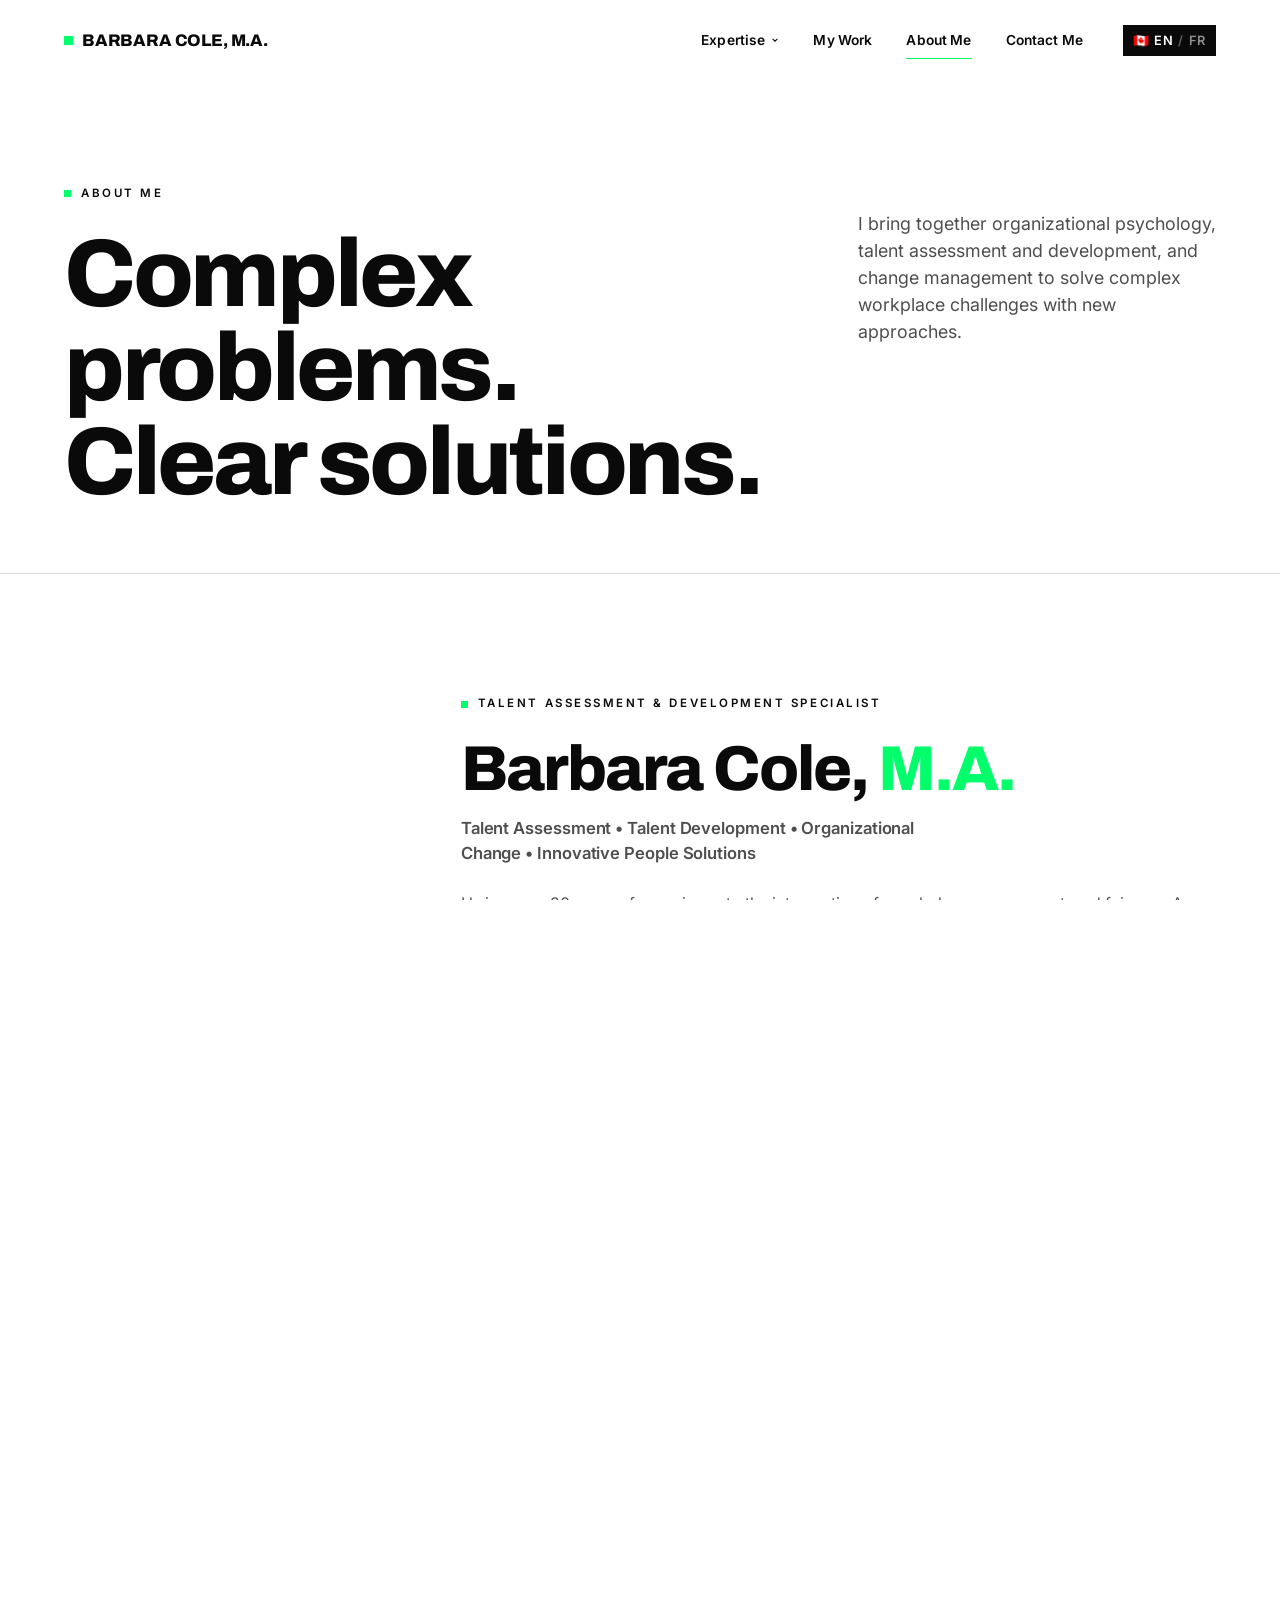
<file: about.html>
<!DOCTYPE html>
<html lang="en">
<head>
<meta charset="UTF-8">
<meta name="viewport" content="width=device-width, initial-scale=1.0">
<title>About — Barbara Cole, M.A.</title>
<meta name="description" content="Barbara Cole is a Talent Assessment &amp; Development Specialist with 20+ years of experience in psychology, assessment, and organizational change.">
<meta property="og:type" content="website">
<meta property="og:url" content="https://coleassessment.ca/about">
<meta property="og:title" content="About — Barbara Cole, M.A.">
<meta property="og:description" content="Barbara Cole is a Talent Assessment &amp; Development Specialist with 20+ years of experience in psychology, assessment, and organizational change.">
<meta property="og:image" content="https://coleassessment.ca/assets/images/measure-what-matters.jpeg">
<meta property="og:image:width" content="930">
<meta property="og:image:height" content="232">
<meta name="twitter:card" content="summary_large_image">
<meta name="twitter:title" content="About — Barbara Cole, M.A.">
<meta name="twitter:description" content="Barbara Cole is a Talent Assessment &amp; Development Specialist with 20+ years of experience in psychology, assessment, and organizational change.">
<meta name="twitter:image" content="https://coleassessment.ca/assets/images/measure-what-matters.jpeg">
<link rel="icon" type="image/svg+xml" href="assets/favicon.svg">
<link rel="alternate" hreflang="en" href="https://coleassessment.ca/about">
<link rel="alternate" hreflang="fr" href="https://coleassessment.ca/fr/about">
<link rel="alternate" hreflang="x-default" href="https://coleassessment.ca/about">
<link rel="preconnect" href="https://fonts.googleapis.com">
<link rel="preconnect" href="https://fonts.gstatic.com" crossorigin>
<link href="https://fonts.googleapis.com/css2?family=Archivo:wght@500;700;800;900&amp;family=Inter:wght@400;500;600;700&amp;display=swap" rel="stylesheet">
<link rel="stylesheet" href="css/style.css">
</head>
<body>

<div class="scroll-progress"></div>

<!-- ============ HEADER ============ -->
<header class="site-header">
  <a href="index.html" class="logo"><span class="dot"></span>BARBARA COLE, M.A.</a>

  <nav class="main-nav">
    <ul class="nav-links">
      <li class="nav-item has-mega">
        <a href="services.html" class="nav-link">Expertise
          <svg class="nav-caret" viewBox="0 0 10 10" fill="none"><path d="M2 3.5L5 6.5L8 3.5" stroke="currentColor" stroke-width="1.3"/></svg>
        </a>
        <div class="mega-menu">
          <div class="mega-grid">
            <div class="mega-col-label">
              <span class="eyebrow">What I Do</span>
              <p class="lede mt-16" style="font-size:1.05rem;">Evidence-based expertise across assessment, talent development, organizational change, and innovative people solutions.</p>
            </div>
            <div class="mega-links">
              <div class="mega-link-item">
                <span class="num">01</span>
                <a href="services.html#talent-assessment">Talent &amp; Leadership Assessment</a>
                <p>Tools and frameworks to evaluate potential, performance, and leadership readiness.</p>
              </div>
              <div class="mega-link-item">
                <span class="num">02</span>
                <a href="services.html#learning-development">Learning &amp; Development</a>
                <p>Training and development programs that build capability where it matters most.</p>
              </div>
              <div class="mega-link-item">
                <span class="num">03</span>
                <a href="services.html#org-effectiveness">Organizational Change &amp; Transformation</a>
                <p>Redesigning structures, roles, and processes so the organization performs as intended.</p>
              </div>
              <div class="mega-link-item">
                <span class="num">04</span>
                <a href="services.html#digital-solutions">Innovative People Solutions</a>
                <p>Creative, practical approaches to talent and assessment challenges.</p>
              </div>
            </div>
            <div class="mega-cta">
              <span class="eyebrow">Featured</span>
              <a href="work.html" class="arrow-link mt-16" style="display:flex;">My work <span class="arrow">→</span></a>
            </div>
          </div>
        </div>
      </li>
      <li class="nav-item"><a href="work.html#digital-tools" class="nav-link">My Work</a></li>
      <li class="nav-item"><a href="about.html" class="nav-link active">About Me</a></li>
      <li class="nav-item"><a href="contact.html" class="nav-link">Contact Me</a></li>
    </ul>
    <span class="lang-toggle notranslate" translate="no"><span class="lang-flag">🇨🇦</span><span class="lang-current">EN</span><span class="lang-sep">/</span><a href="fr/about.html" class="lang-link">FR</a></span>
  </nav>

  <button class="nav-toggle" aria-label="Toggle navigation">
    <span></span><span></span><span></span>
  </button>
</header>

<main>

  <!-- ============ HERO ============ -->
  <section class="section-tight page-top-space">
    <div class="wrap grid-12">
      <div class="span-8">
        <span class="eyebrow">About Me</span>
        <h1 class="display-1 mt-24">Complex problems.<br>Clear solutions.</h1>
      </div>
      <div class="span-4">
        <p class="lede mt-32">
          I bring together organizational psychology, talent assessment and development, and change management to solve complex workplace challenges with new approaches.
        </p>
      </div>
    </div>
  </section>

  <!-- ============ FOUNDER ============ -->
  <section class="section border-top">
    <div class="wrap grid-12" style="align-items:center;">
      <div class="span-4" data-reveal="scale">
        <div class="media ratio-tall duotone bright">
          <img src="assets/images/barbara-cole-founder.jpeg" alt="Barbara Cole, Talent Assessment &amp; Development Specialist.">
        </div>
      </div>
      <div class="span-8 col-start-5">
        <span class="eyebrow">Talent Assessment &amp; Development Specialist</span>
        <h2 class="display-2 mt-24" style="font-size:clamp(1.98rem, 4.95vw, 5.04rem);">Barbara Cole, <span class="text-accent">M.A.</span></h2>
        <p class="hero-focus mt-16">Talent Assessment&nbsp;•&nbsp;Talent Development&nbsp;•&nbsp;Organizational Change&nbsp;•&nbsp;Innovative People Solutions</p>
        <p class="body-text mt-24" style="max-width:none;">
          I bring over 20 years of experience to the intersection of psychology, assessment, and fairness. A bilingual specialist in talent assessment and development, I have shaped careers and organizations from the inside out by designing staffing and development tools, creating competency frameworks at the core, technical, and leadership levels, and guiding professionals toward best practices that are both rigorous and humane.
        </p>
        <p class="body-text mt-16" style="max-width:none;">
          My expertise spans a wide range of applied psychology and psychometrics: from constructing different types of tests, questionnaires, and rating scales to interpreting results and delivering meaningful development feedback. Fluent in both official languages and in quantitative and qualitative research methods, I have conducted training in academic and government settings.
        </p>
        <p class="body-text mt-16" style="max-width:none;">
          Known for my genuine passion for human assessment and well-being, and my talent for translating insights into real-world impact, I create learning experiences and tools that are practical, evidence-based, and engaging.
        </p>
        <p class="body-text mt-16" style="max-width:none;">
          I hold a Master's degree in Psychology and a Bachelor's degree in French, and have authored peer-reviewed scholarly publications in social psychology.
        </p>
        <div class="availability-badge mt-32">
          <span class="dot-pulse"></span>
          Open to full-time roles, contract mandates, and consulting projects.
        </div>
        <div class="flex gap-24 mt-24" style="flex-wrap:wrap;">
          <a href="https://www.linkedin.com/in/barbara-cole-a3a42413/" class="arrow-link" target="_blank" rel="noopener">LinkedIn <span class="arrow">→</span></a>
          <a href="contact.html" class="arrow-link">Contact Me <span class="arrow">→</span></a>
        </div>
      </div>
    </div>
  </section>

  <!-- ============ INDUSTRIES ============ -->
  <section class="section-tight border-top">
    <div class="wrap">
      <span class="eyebrow">Industries I Serve</span>
      <div class="flex gap-24 mt-24" style="flex-wrap:wrap;">
        <span class="body-text mt-0">Government &amp; Public Sector</span>
        <span class="body-text mt-0">Corporate HR &amp; Talent</span>
        <span class="body-text mt-0">Leadership Development</span>
        <span class="body-text mt-0">HR Technology</span>
        <span class="body-text mt-0">Professional Services</span>
        <span class="body-text mt-0">Small &amp; Medium Business</span>
      </div>
    </div>
  </section>

  <!-- ============ PRINCIPLES ============ -->
  <section class="section on-dark border-top">
    <div class="wrap">
      <div class="grid-12">
        <div class="span-5">
          <span class="eyebrow on-dark">How I Work</span>
          <h2 class="display-2 mt-24">Evidence, not intuition.</h2>
        </div>
        <div class="span-6 col-start-7">
          <p class="lede on-dark mt-8">Clarity in complexity. Solutions that work.</p>
        </div>
      </div>

      <div class="mt-56" data-reveal>
        <div class="index-row" style="grid-template-columns:80px 1fr 2fr;">
          <span class="num">01</span>
          <h3 style="font-size:clamp(1.2rem,1.8vw,1.7rem);">Quality</h3>
          <p class="lede on-dark mt-0" style="max-width:52ch;">Based on research, testing standards, and best practices in assessment.</p>
        </div>
        <div class="index-row" style="grid-template-columns:80px 1fr 2fr;">
          <span class="num">02</span>
          <h3 style="font-size:clamp(1.2rem,1.8vw,1.7rem);">Customized</h3>
          <p class="lede on-dark mt-0" style="max-width:52ch;">To meet the needs of different clients and organizations.</p>
        </div>
        <div class="index-row" style="grid-template-columns:80px 1fr 2fr;">
          <span class="num">03</span>
          <h3 style="font-size:clamp(1.2rem,1.8vw,1.7rem);">Fair</h3>
          <p class="lede on-dark mt-0" style="max-width:52ch;">To diverse test takers and employment equity group members.</p>
        </div>
        <div class="index-row" style="grid-template-columns:80px 1fr 2fr;">
          <span class="num">04</span>
          <h3 style="font-size:clamp(1.2rem,1.8vw,1.7rem);">Scalable</h3>
          <p class="lede on-dark mt-0" style="max-width:52ch;">Optimized to support needs from low volume to high-stakes contexts.</p>
        </div>
      </div>

      <div class="grid-12 mt-64 border-top" style="align-items:center; padding-top:56px;" data-reveal>
        <div class="span-5" data-reveal="scale">
          <div class="media ratio-portrait line-frame">
            <img src="assets/images/puppy-shoes-equity.jpeg" alt="A sleeping puppy resting between two different pairs of work boots.">
          </div>
        </div>
        <div class="span-6 col-start-7">
          <p class="pull-quote">
            Equality is giving everyone shoes.<br><span class="mark">Equity is giving everyone shoes that fit.</span>
          </p>
        </div>
      </div>
    </div>
  </section>

  <!-- ============ TIMELINE ============ -->
  <section class="section">
    <div class="wrap grid-12">
      <div class="span-4">
        <span class="eyebrow">Milestones</span>
        <h2 class="display-2 mt-24">A short history.</h2>
      </div>
      <div class="span-7 col-start-6">
        <div class="flex items-center border-top" style="padding:26px 0; gap:32px;">
          <span class="mono-num" style="font-size:1.1rem; font-weight:800; width:120px; flex-shrink:0;">2000</span>
          <span class="body-text mt-0" style="max-width:44ch;">Completed Master's degree in Psychology.</span>
        </div>
        <div class="flex items-center border-top" style="padding:26px 0; gap:32px;">
          <span class="mono-num" style="font-size:1.1rem; font-weight:800; width:120px; flex-shrink:0;">2001–2007</span>
          <span class="body-text mt-0" style="max-width:44ch;">Contributed to scholarly research as co-author of four peer-reviewed articles and presented academic research at professional conferences.</span>
        </div>
        <div class="flex items-center border-top" style="padding:26px 0; gap:32px;">
          <span class="mono-num" style="font-size:1.1rem; font-weight:800; width:120px; flex-shrink:0;">2006–2025</span>
          <span class="body-text mt-0" style="max-width:44ch;">Led a variety of assessment projects and programs for recruitment, development and retention, from customized tools for a single process to organization-wide testing programs, and functional, core and leadership competency frameworks. Also led the implementation and monitoring of a large-scale, high-stakes national assessment system.</span>
        </div>
        <div class="flex items-center border-top border-bottom" style="padding:26px 0; gap:32px;">
          <span class="mono-num" style="font-size:1.1rem; font-weight:800; width:120px; flex-shrink:0;">2026</span>
          <span class="body-text mt-0" style="max-width:44ch;">Obtained Prosci Certification in Change Management for AI Adoption and leveraged new technologies to develop digital tools, including Assessment Architect and Assessment Auditor, that improve assessment literacy and access to evidence-based insights.</span>
        </div>
      </div>
    </div>
  </section>

  <!-- ============ CTA BAND ============ -->
  <section class="section on-dark" style="padding-top:clamp(80px,10vw,160px); padding-bottom:clamp(80px,10vw,160px);">
    <div class="wrap">
      <div class="grid-12" style="align-items:end;">
        <div class="span-9">
          <span class="eyebrow on-dark">Let's Connect</span>
          <h2 class="display-1 mt-24">Ready to optimize<br>your assessment <span class="rotate-word-wrap"><span class="rotate-word" data-rotate-words="tools, decisions, systems, processes, programs, frameworks">tools</span>?</span></h2>
          <p class="lede on-dark mt-16">Let's turn complexity into clarity — and insight into better performance.</p>
        </div>
        <div class="span-3" style="justify-self:end;">
          <a href="contact.html" class="btn-accent">Contact Me <span class="arrow">→</span></a>
        </div>
      </div>
    </div>
  </section>

</main>

<!-- ============ FOOTER ============ -->
<footer class="site-footer">
  <div class="wrap footer-grid">
    <div class="footer-col-brand">
      <a href="index.html" class="logo"><span class="dot"></span>BARBARA COLE, M.A.</a>
      <p class="mt-24" style="color:rgba(255,255,255,0.55); font-size:0.9rem; max-width:34ch;">
        Assessment matters.
      </p>
    </div>
    <div class="footer-col">
      <h4>Sitemap</h4>
      <a href="services.html">Services</a>
      <a href="work.html">Work</a>
      <a href="about.html">About</a>
      <a href="contact.html">Contact</a>
    </div>
    <div class="footer-col">
      <h4>Contact Me</h4>
      <a href="mailto:barbaracole613@outlook.com">barbaracole613@outlook.com</a>
      <a href="#">Ottawa, Canada</a>
    </div>
    <div class="footer-col">
      <h4>Follow Me</h4>
      <a href="https://www.linkedin.com/in/barbara-cole-a3a42413/" target="_blank" rel="noopener">LinkedIn</a>
    </div>
  </div>

  <div class="wrap">
    <div class="footer-wordmark">COLE</div>
  </div>

  <div class="wrap footer-bottom">
    <span>© <span data-year>2026</span> Barbara Cole. All rights reserved.</span>
    <span><a href="privacy.html" style="color:inherit;">Privacy Policy</a> · Site by Barbara Cole — Built for Netlify</span>
  </div>
</footer>

<script src="js/main.js"></script>
</body>
</html>
</file>
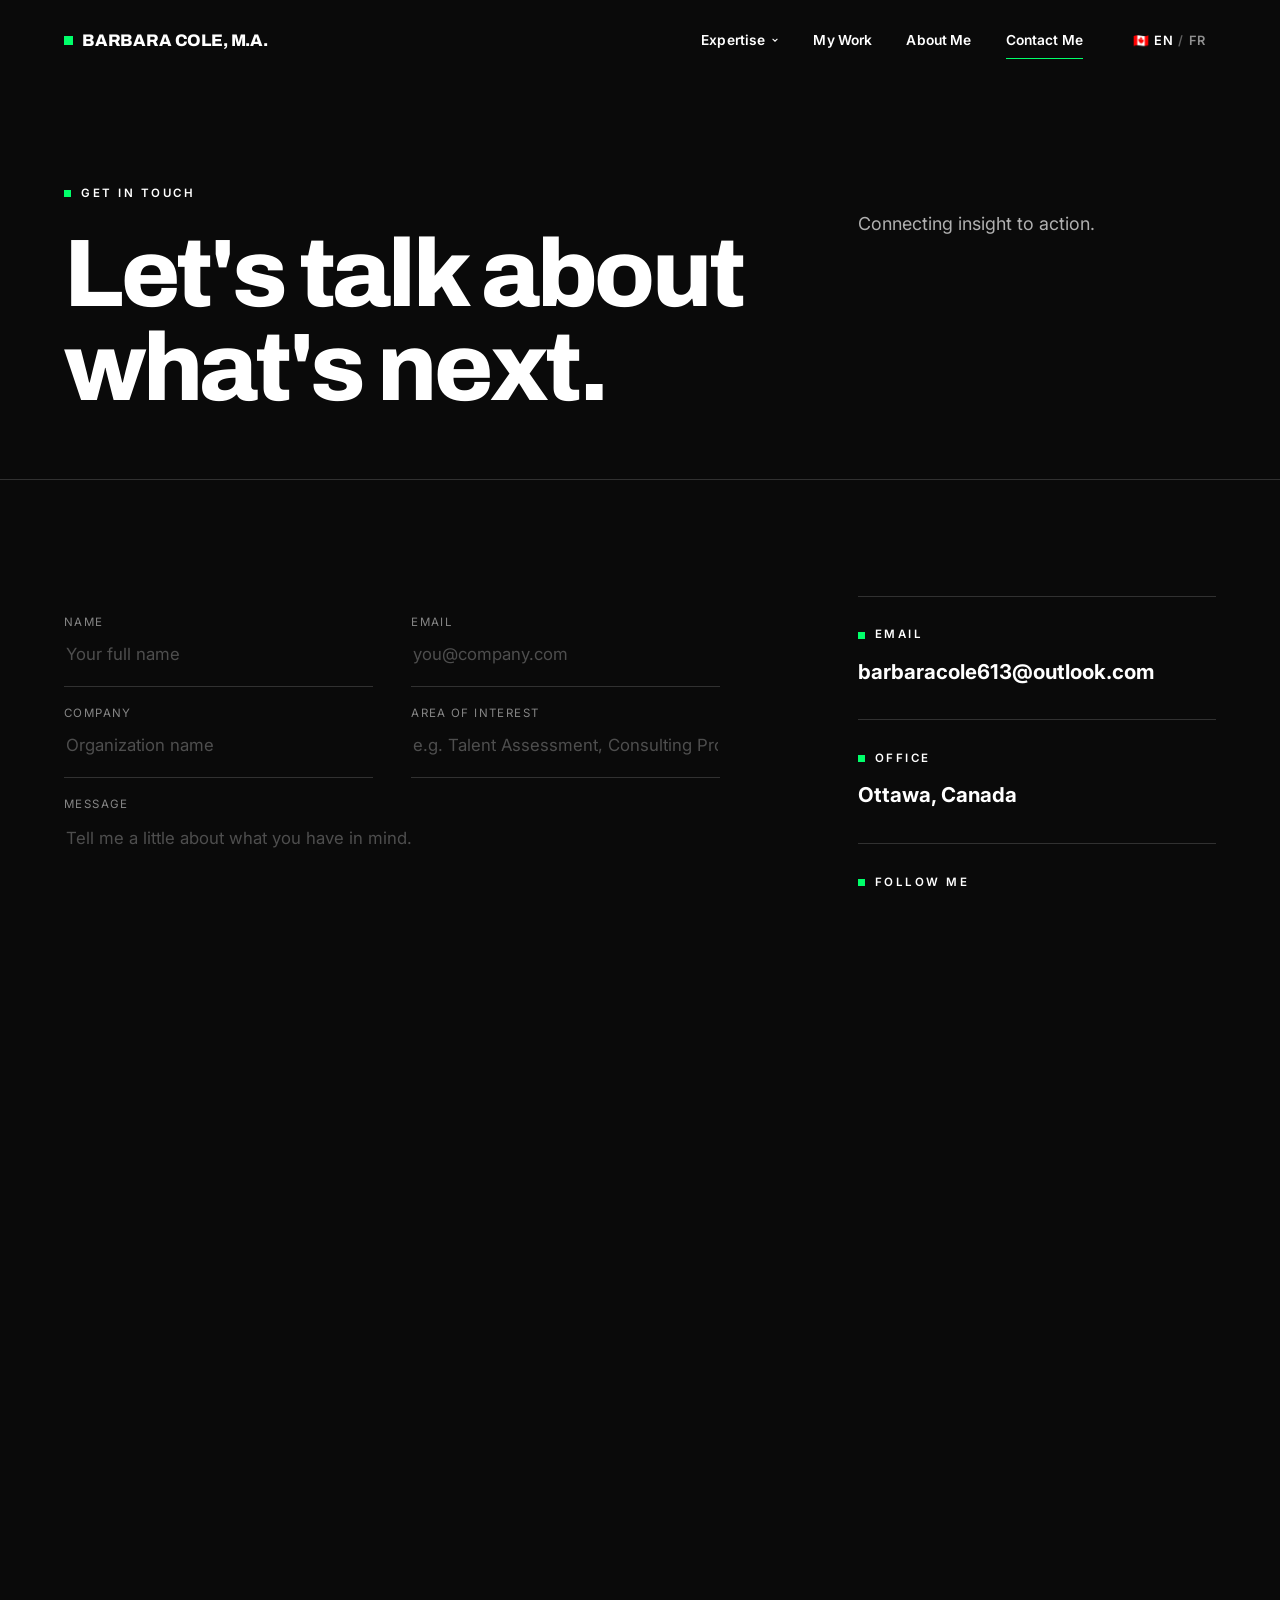
<file: contact.html>
<!DOCTYPE html>
<html lang="en">
<head>
<meta charset="UTF-8">
<meta name="viewport" content="width=device-width, initial-scale=1.0">
<title>Contact — Barbara Cole, M.A.</title>
<meta name="description" content="Start a conversation with Barbara Cole, M.A. about your next strategy, operations, or transformation engagement.">
<meta property="og:type" content="website">
<meta property="og:url" content="https://coleassessment.ca/contact">
<meta property="og:title" content="Contact — Barbara Cole, M.A.">
<meta property="og:description" content="Start a conversation with Barbara Cole, M.A. about your next strategy, operations, or transformation engagement.">
<meta property="og:image" content="https://coleassessment.ca/assets/images/measure-what-matters.jpeg">
<meta property="og:image:width" content="930">
<meta property="og:image:height" content="232">
<meta name="twitter:card" content="summary_large_image">
<meta name="twitter:title" content="Contact — Barbara Cole, M.A.">
<meta name="twitter:description" content="Start a conversation with Barbara Cole, M.A. about your next strategy, operations, or transformation engagement.">
<meta name="twitter:image" content="https://coleassessment.ca/assets/images/measure-what-matters.jpeg">
<link rel="icon" type="image/svg+xml" href="assets/favicon.svg">
<link rel="alternate" hreflang="en" href="https://coleassessment.ca/contact">
<link rel="alternate" hreflang="fr" href="https://coleassessment.ca/fr/contact">
<link rel="alternate" hreflang="x-default" href="https://coleassessment.ca/contact">
<link rel="preconnect" href="https://fonts.googleapis.com">
<link rel="preconnect" href="https://fonts.gstatic.com" crossorigin>
<link href="https://fonts.googleapis.com/css2?family=Archivo:wght@500;700;800;900&amp;family=Inter:wght@400;500;600;700&amp;display=swap" rel="stylesheet">
<link rel="stylesheet" href="css/style.css">
</head>
<body class="theme-dark" style="background:var(--black);">

<div class="scroll-progress"></div>

<!-- ============ HEADER ============ -->
<header class="site-header on-dark">
  <a href="index.html" class="logo"><span class="dot"></span>BARBARA COLE, M.A.</a>

  <nav class="main-nav">
    <ul class="nav-links">
      <li class="nav-item has-mega">
        <a href="services.html" class="nav-link">Expertise
          <svg class="nav-caret" viewBox="0 0 10 10" fill="none"><path d="M2 3.5L5 6.5L8 3.5" stroke="currentColor" stroke-width="1.3"/></svg>
        </a>
        <div class="mega-menu">
          <div class="mega-grid">
            <div class="mega-col-label">
              <span class="eyebrow">What I Do</span>
              <p class="lede on-dark mt-16" style="font-size:1.05rem;">Evidence-based expertise across assessment, talent development, organizational change, and innovative people solutions.</p>
            </div>
            <div class="mega-links">
              <div class="mega-link-item">
                <span class="num">01</span>
                <a href="services.html#talent-assessment">Talent &amp; Leadership Assessment</a>
                <p>Tools and frameworks to evaluate potential, performance, and leadership readiness.</p>
              </div>
              <div class="mega-link-item">
                <span class="num">02</span>
                <a href="services.html#learning-development">Learning &amp; Development</a>
                <p>Training and development programs that build capability where it matters most.</p>
              </div>
              <div class="mega-link-item">
                <span class="num">03</span>
                <a href="services.html#org-effectiveness">Organizational Change &amp; Transformation</a>
                <p>Redesigning structures, roles, and processes so the organization performs as intended.</p>
              </div>
              <div class="mega-link-item">
                <span class="num">04</span>
                <a href="services.html#digital-solutions">Innovative People Solutions</a>
                <p>Creative, practical approaches to talent and assessment challenges.</p>
              </div>
            </div>
            <div class="mega-cta">
              <span class="eyebrow">Featured</span>
              <a href="work.html" class="arrow-link mt-16" style="display:flex;">My work <span class="arrow">→</span></a>
            </div>
          </div>
        </div>
      </li>
      <li class="nav-item"><a href="work.html#digital-tools" class="nav-link">My Work</a></li>
      <li class="nav-item"><a href="about.html" class="nav-link">About Me</a></li>
      <li class="nav-item"><a href="contact.html" class="nav-link active">Contact Me</a></li>
    </ul>
    <span class="lang-toggle notranslate" translate="no"><span class="lang-flag">🇨🇦</span><span class="lang-current">EN</span><span class="lang-sep">/</span><a href="fr/contact.html" class="lang-link">FR</a></span>
  </nav>

  <button class="nav-toggle" aria-label="Toggle navigation">
    <span></span><span></span><span></span>
  </button>
</header>

<main style="background:var(--black); color:var(--white);">

  <!-- ============ HERO ============ -->
  <section class="section-tight page-top-space">
    <div class="wrap grid-12">
      <div class="span-8">
        <span class="eyebrow on-dark">Get in Touch</span>
        <h1 class="display-1 mt-24">Let's talk about<br>what's next.</h1>
      </div>
      <div class="span-4">
        <p class="lede on-dark mt-32">
          Connecting insight to action.
        </p>
      </div>
    </div>
  </section>

  <!-- ============ FORM + INFO ============ -->
  <section class="section border-top" style="border-color:var(--line-dark);">
    <div class="wrap grid-12">

      <!-- Netlify-ready contact form -->
      <div class="span-7">
        <form name="contact" method="POST" data-netlify="true" netlify-honeypot="bot-field">
          <input type="hidden" name="form-name" value="contact">
          <p style="display:none;">
            <label>Don't fill this out if you're human: <input name="bot-field"></label>
          </p>

          <div class="grid-12" style="gap:0 var(--gutter);">
            <div class="span-6 form-field">
              <label for="name">Name</label>
              <input type="text" id="name" name="name" placeholder="Your full name" required>
            </div>
            <div class="span-6 form-field">
              <label for="email">Email</label>
              <input type="email" id="email" name="email" placeholder="you@company.com" required>
            </div>
          </div>

          <div class="grid-12" style="gap:0 var(--gutter);">
            <div class="span-6 form-field">
              <label for="company">Company</label>
              <input type="text" id="company" name="company" placeholder="Organization name">
            </div>
            <div class="span-6 form-field">
              <label for="topic">Area of Interest</label>
              <input type="text" id="topic" name="topic" placeholder="e.g. Talent Assessment, Consulting Project">
            </div>
          </div>

          <div class="form-field">
            <label for="message">Message</label>
            <textarea id="message" name="message" rows="5" placeholder="Tell me a little about what you have in mind." required></textarea>
          </div>

          <button type="submit" class="btn-accent mt-40">Send Message <span class="arrow">→</span></button>
          <p class="mt-16" style="font-size:0.78rem; color:rgba(255,255,255,0.4);">This form is connected to Netlify Forms — submissions will appear in your Netlify site dashboard once deployed.</p>
        </form>
      </div>

      <!-- Contact info -->
      <div class="span-4 col-start-9">
        <div class="border-top" style="border-color:var(--line-dark); padding-top:24px;">
          <span class="eyebrow on-dark">Email</span>
          <a href="mailto:barbaracole613@outlook.com" class="heading-md mt-12" style="display:block;">barbaracole613@outlook.com</a>
        </div>
        <div class="border-top mt-32" style="border-color:var(--line-dark); padding-top:24px;">
          <span class="eyebrow on-dark">Office</span>
          <p class="heading-md mt-12">Ottawa, Canada</p>
        </div>
        <div class="border-top border-bottom mt-32" style="border-color:var(--line-dark); padding-top:24px; padding-bottom:24px;">
          <span class="eyebrow on-dark">Follow Me</span>
          <div class="flex gap-24 mt-16">
            <a href="https://www.linkedin.com/in/barbara-cole-a3a42413/" class="arrow-link" target="_blank" rel="noopener">LinkedIn</a>
          </div>
        </div>
      </div>
    </div>
  </section>

  <!-- ============ BRAND BANNER ============ -->
  <section class="section-tight">
    <div class="wrap" data-reveal="scale">
      <div class="media ratio-banner line-frame">
        <img src="assets/images/measure-what-matters.jpeg" alt="Measure What Matters — Barbara Cole, M.A. brand banner.">
      </div>
      <p class="body-text mt-24" style="max-width:none; text-align:center;">Solutions built around what matters.</p>
    </div>
  </section>

</main>

<!-- ============ FOOTER ============ -->
<footer class="site-footer">
  <div class="wrap footer-grid">
    <div class="footer-col-brand">
      <a href="index.html" class="logo"><span class="dot"></span>BARBARA COLE, M.A.</a>
      <p class="mt-24" style="color:rgba(255,255,255,0.55); font-size:0.9rem; max-width:34ch;">
        Assessment matters.
      </p>
    </div>
    <div class="footer-col">
      <h4>Sitemap</h4>
      <a href="services.html">Services</a>
      <a href="work.html">Work</a>
      <a href="about.html">About</a>
      <a href="contact.html">Contact</a>
    </div>
    <div class="footer-col">
      <h4>Contact Me</h4>
      <a href="mailto:barbaracole613@outlook.com">barbaracole613@outlook.com</a>
      <a href="#">Ottawa, Canada</a>
    </div>
    <div class="footer-col">
      <h4>Follow Me</h4>
      <a href="https://www.linkedin.com/in/barbara-cole-a3a42413/" target="_blank" rel="noopener">LinkedIn</a>
    </div>
  </div>

  <div class="wrap">
    <div class="footer-wordmark">COLE</div>
  </div>

  <div class="wrap footer-bottom">
    <span>© <span data-year>2026</span> Barbara Cole. All rights reserved.</span>
    <span><a href="privacy.html" style="color:inherit;">Privacy Policy</a> · Site by Barbara Cole — Built for Netlify</span>
  </div>
</footer>

<script src="js/main.js"></script>
</body>
</html>
</file>
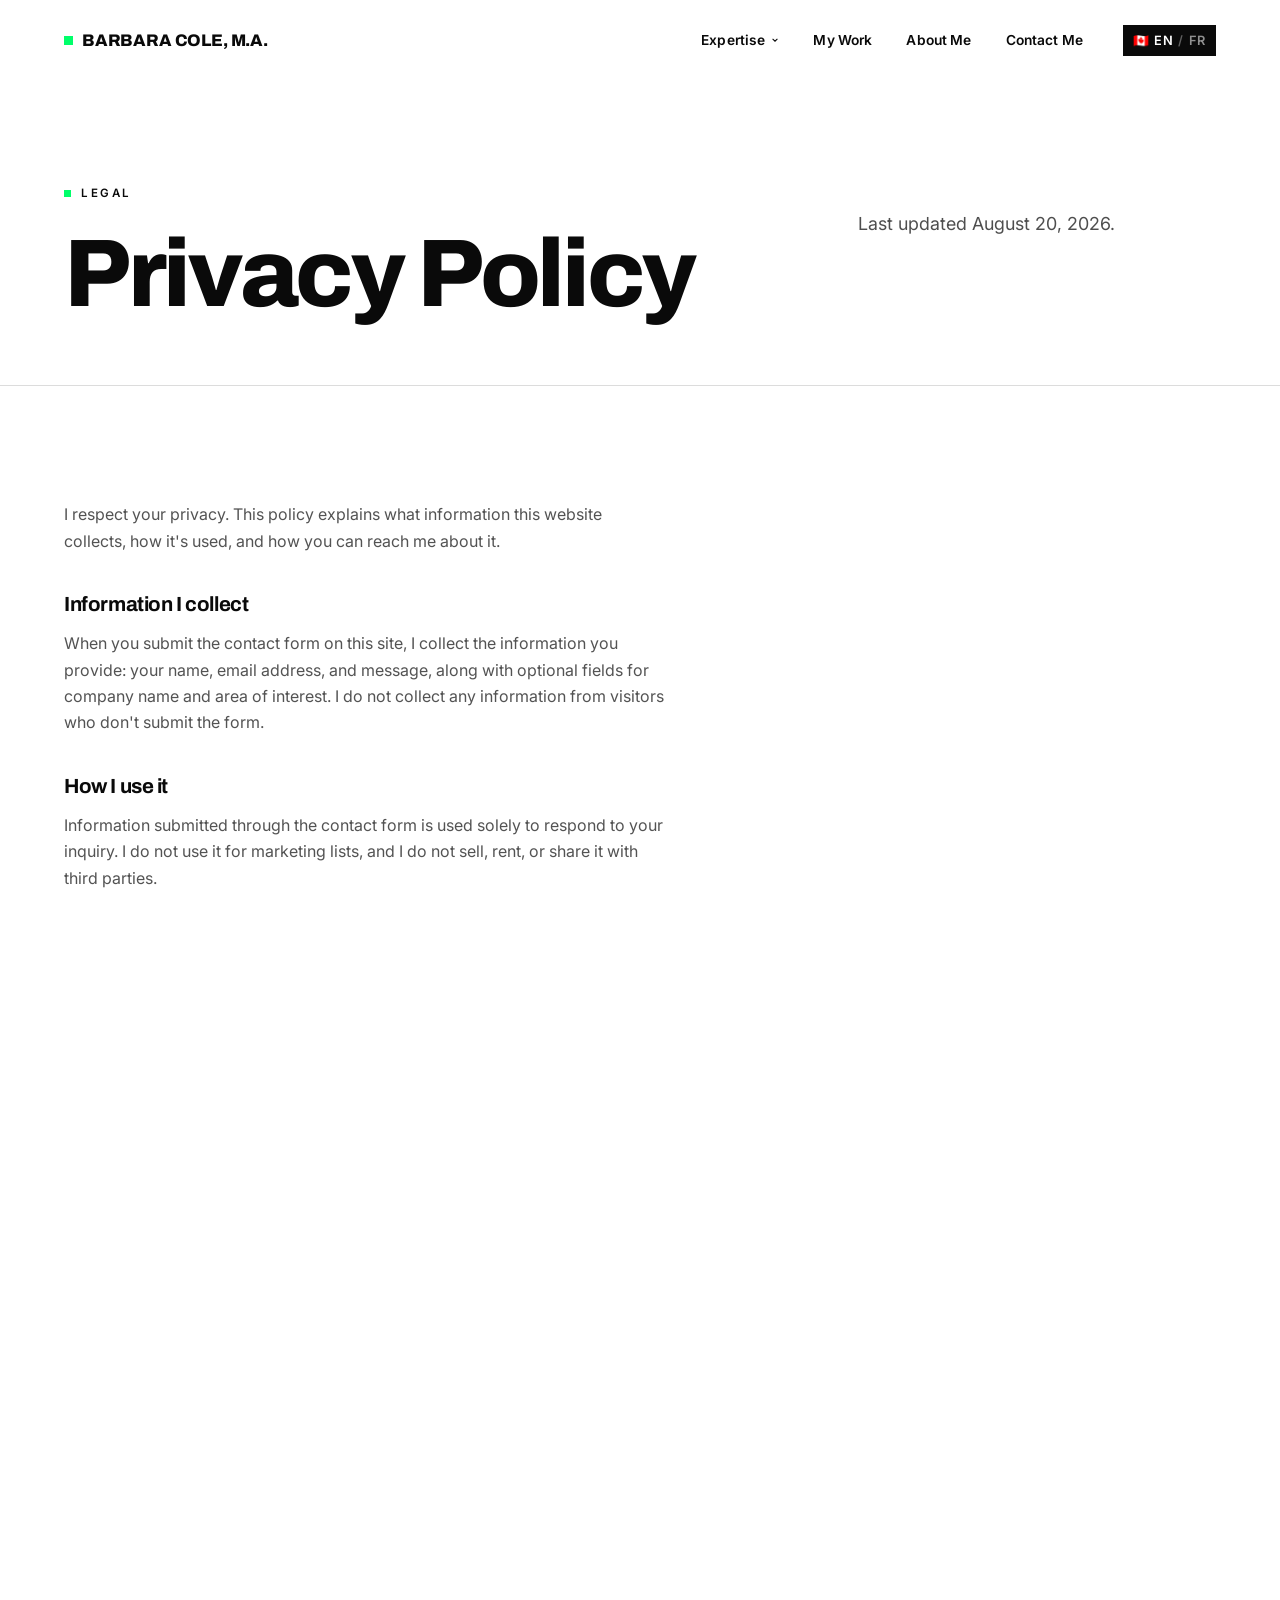
<file: privacy.html>
<!DOCTYPE html>
<html lang="en">
<head>
<meta charset="UTF-8">
<meta name="viewport" content="width=device-width, initial-scale=1.0">
<title>Privacy Policy — Barbara Cole, M.A.</title>
<meta name="description" content="How Barbara Cole, M.A. collects, uses, and protects information submitted through this site.">
<meta property="og:type" content="website">
<meta property="og:url" content="https://coleassessment.ca/privacy">
<meta property="og:title" content="Privacy Policy — Barbara Cole, M.A.">
<meta property="og:description" content="How Barbara Cole, M.A. collects, uses, and protects information submitted through this site.">
<meta property="og:image" content="https://coleassessment.ca/assets/images/measure-what-matters.jpeg">
<meta property="og:image:width" content="930">
<meta property="og:image:height" content="232">
<meta name="twitter:card" content="summary_large_image">
<meta name="twitter:title" content="Privacy Policy — Barbara Cole, M.A.">
<meta name="twitter:description" content="How Barbara Cole, M.A. collects, uses, and protects information submitted through this site.">
<meta name="twitter:image" content="https://coleassessment.ca/assets/images/measure-what-matters.jpeg">
<link rel="icon" type="image/svg+xml" href="assets/favicon.svg">
<link rel="alternate" hreflang="en" href="https://coleassessment.ca/privacy">
<link rel="alternate" hreflang="fr" href="https://coleassessment.ca/fr/privacy">
<link rel="alternate" hreflang="x-default" href="https://coleassessment.ca/privacy">
<link rel="preconnect" href="https://fonts.googleapis.com">
<link rel="preconnect" href="https://fonts.gstatic.com" crossorigin>
<link href="https://fonts.googleapis.com/css2?family=Archivo:wght@500;700;800;900&amp;family=Inter:wght@400;500;600;700&amp;display=swap" rel="stylesheet">
<link rel="stylesheet" href="css/style.css">
</head>
<body>

<div class="scroll-progress"></div>

<!-- ============ HEADER ============ -->
<header class="site-header">
  <a href="index.html" class="logo"><span class="dot"></span>BARBARA COLE, M.A.</a>

  <nav class="main-nav">
    <ul class="nav-links">
      <li class="nav-item has-mega">
        <a href="services.html" class="nav-link">Expertise
          <svg class="nav-caret" viewBox="0 0 10 10" fill="none"><path d="M2 3.5L5 6.5L8 3.5" stroke="currentColor" stroke-width="1.3"/></svg>
        </a>
        <div class="mega-menu">
          <div class="mega-grid">
            <div class="mega-col-label">
              <span class="eyebrow">What I Do</span>
              <p class="lede mt-16" style="font-size:1.05rem;">Evidence-based expertise across assessment, talent development, organizational change, and innovative people solutions.</p>
            </div>
            <div class="mega-links">
              <div class="mega-link-item">
                <span class="num">01</span>
                <a href="services.html#talent-assessment">Talent &amp; Leadership Assessment</a>
                <p>Tools and frameworks to evaluate potential, performance, and leadership readiness.</p>
              </div>
              <div class="mega-link-item">
                <span class="num">02</span>
                <a href="services.html#learning-development">Learning &amp; Development</a>
                <p>Training and development programs that build capability where it matters most.</p>
              </div>
              <div class="mega-link-item">
                <span class="num">03</span>
                <a href="services.html#org-effectiveness">Organizational Change &amp; Transformation</a>
                <p>Redesigning structures, roles, and processes so the organization performs as intended.</p>
              </div>
              <div class="mega-link-item">
                <span class="num">04</span>
                <a href="services.html#digital-solutions">Innovative People Solutions</a>
                <p>Creative, practical approaches to talent and assessment challenges.</p>
              </div>
            </div>
            <div class="mega-cta">
              <span class="eyebrow">Featured</span>
              <a href="work.html" class="arrow-link mt-16" style="display:flex;">My work <span class="arrow">→</span></a>
            </div>
          </div>
        </div>
      </li>
      <li class="nav-item"><a href="work.html#digital-tools" class="nav-link">My Work</a></li>
      <li class="nav-item"><a href="about.html" class="nav-link">About Me</a></li>
      <li class="nav-item"><a href="contact.html" class="nav-link">Contact Me</a></li>
    </ul>
    <span class="lang-toggle notranslate" translate="no"><span class="lang-flag">🇨🇦</span><span class="lang-current">EN</span><span class="lang-sep">/</span><a href="fr/privacy.html" class="lang-link">FR</a></span>
  </nav>

  <button class="nav-toggle" aria-label="Toggle navigation">
    <span></span><span></span><span></span>
  </button>
</header>

<main>

  <!-- ============ HERO ============ -->
  <section class="section-tight page-top-space">
    <div class="wrap grid-12">
      <div class="span-8">
        <span class="eyebrow">Legal</span>
        <h1 class="display-1 mt-24">Privacy Policy</h1>
      </div>
      <div class="span-4">
        <p class="lede mt-32">
          Last updated August 20, 2026.
        </p>
      </div>
    </div>
  </section>

  <!-- ============ POLICY BODY ============ -->
  <section class="section border-top">
    <div class="wrap grid-12">
      <div class="span-8">

        <p class="body-text">I respect your privacy. This policy explains what information this website collects, how it's used, and how you can reach me about it.</p>

        <h2 class="heading-md mt-40">Information I collect</h2>
        <p class="body-text mt-16">When you submit the contact form on this site, I collect the information you provide: your name, email address, and message, along with optional fields for company name and area of interest. I do not collect any information from visitors who don't submit the form.</p>

        <h2 class="heading-md mt-40">How I use it</h2>
        <p class="body-text mt-16">Information submitted through the contact form is used solely to respond to your inquiry. I do not use it for marketing lists, and I do not sell, rent, or share it with third parties.</p>

        <h2 class="heading-md mt-40">Where it's stored</h2>
        <p class="body-text mt-16">Contact form submissions are processed by Netlify Forms, the third-party form-handling service built into this website's host, and forwarded to an email address that I check periodically. Your information is not stored in any other database or system.</p>

        <h2 class="heading-md mt-40">Cookies &amp; tracking</h2>
        <p class="body-text mt-16">This site does not use cookies, analytics, or any third-party tracking scripts.</p>

        <h2 class="heading-md mt-40">Your rights</h2>
        <p class="body-text mt-16">You can ask me to access, correct, or delete any information you've submitted at any time by emailing <a href="mailto:barbaracole613@outlook.com">barbaracole613@outlook.com</a>. I'll respond promptly.</p>

        <h2 class="heading-md mt-40">Retention</h2>
        <p class="body-text mt-16">I retain contact form submissions only as long as needed to respond to your inquiry, or until you ask me to delete them.</p>

        <h2 class="heading-md mt-40">Changes to this policy</h2>
        <p class="body-text mt-16">I may update this policy from time to time. The date at the top of this page reflects the most recent revision.</p>

        <h2 class="heading-md mt-40">Contact Me</h2>
        <p class="body-text mt-16">Questions about this policy can be sent to <a href="mailto:barbaracole613@outlook.com">barbaracole613@outlook.com</a>.</p>

      </div>
    </div>
  </section>

  <!-- ============ CTA BAND ============ -->
  <section class="section on-dark" style="padding-top:clamp(80px,10vw,160px); padding-bottom:clamp(80px,10vw,160px);">
    <div class="wrap">
      <div class="grid-12" style="align-items:end;">
        <div class="span-9">
          <span class="eyebrow on-dark">Let's Connect</span>
          <h2 class="display-1 mt-24">Ready to optimize<br>your assessment <span class="rotate-word-wrap"><span class="rotate-word" data-rotate-words="tools, decisions, systems, processes, programs, frameworks">tools</span>?</span></h2>
          <p class="lede on-dark mt-16">Let's turn complexity into clarity — and insight into better performance.</p>
        </div>
        <div class="span-3" style="justify-self:end;">
          <a href="contact.html" class="btn-accent">Contact Me <span class="arrow">→</span></a>
        </div>
      </div>
    </div>
  </section>

</main>

<!-- ============ FOOTER ============ -->
<footer class="site-footer">
  <div class="wrap footer-grid">
    <div class="footer-col-brand">
      <a href="index.html" class="logo"><span class="dot"></span>BARBARA COLE, M.A.</a>
      <p class="mt-24" style="color:rgba(255,255,255,0.55); font-size:0.9rem; max-width:34ch;">
        Assessment matters.
      </p>
    </div>
    <div class="footer-col">
      <h4>Sitemap</h4>
      <a href="services.html">Services</a>
      <a href="work.html">Work</a>
      <a href="about.html">About</a>
      <a href="contact.html">Contact</a>
    </div>
    <div class="footer-col">
      <h4>Contact Me</h4>
      <a href="mailto:barbaracole613@outlook.com">barbaracole613@outlook.com</a>
      <a href="#">Ottawa, Canada</a>
    </div>
    <div class="footer-col">
      <h4>Follow Me</h4>
      <a href="https://www.linkedin.com/in/barbara-cole-a3a42413/" target="_blank" rel="noopener">LinkedIn</a>
    </div>
  </div>

  <div class="wrap">
    <div class="footer-wordmark">COLE</div>
  </div>

  <div class="wrap footer-bottom">
    <span>© <span data-year>2026</span> Barbara Cole. All rights reserved.</span>
    <span><a href="privacy.html" style="color:inherit;">Privacy Policy</a> · Site by Barbara Cole — Built for Netlify</span>
  </div>
</footer>

<script src="js/main.js"></script>
</body>
</html>
</file>
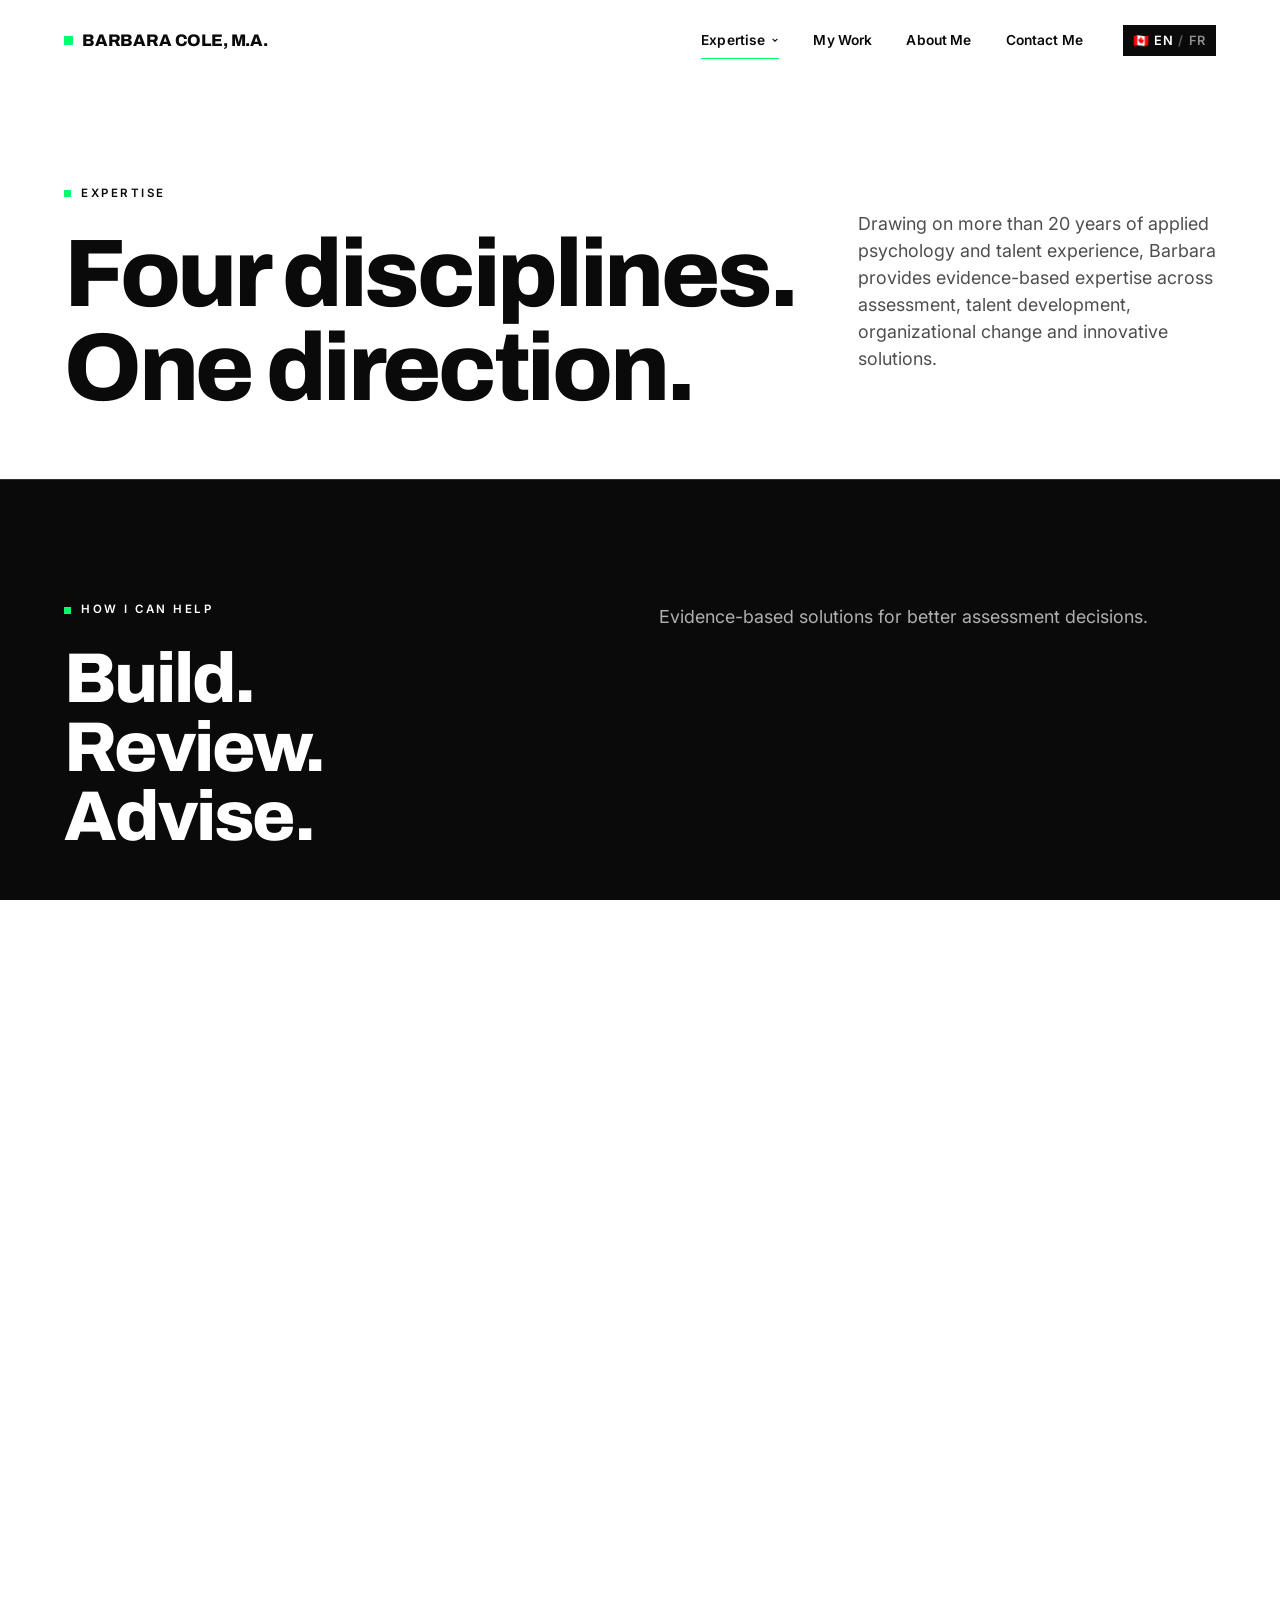
<file: services.html>
<!DOCTYPE html>
<html lang="en">
<head>
<meta charset="UTF-8">
<meta name="viewport" content="width=device-width, initial-scale=1.0">
<title>Services — Barbara Cole, M.A.</title>
<meta name="description" content="Talent &amp; leadership assessment, learning &amp; development, organizational change, and digital solutions from Barbara Cole, M.A.">
<meta property="og:type" content="website">
<meta property="og:url" content="https://coleassessment.ca/services">
<meta property="og:title" content="Services — Barbara Cole, M.A.">
<meta property="og:description" content="Talent &amp; leadership assessment, learning &amp; development, organizational change, and digital solutions from Barbara Cole, M.A.">
<meta property="og:image" content="https://coleassessment.ca/assets/images/measure-what-matters.jpeg">
<meta property="og:image:width" content="930">
<meta property="og:image:height" content="232">
<meta name="twitter:card" content="summary_large_image">
<meta name="twitter:title" content="Services — Barbara Cole, M.A.">
<meta name="twitter:description" content="Talent &amp; leadership assessment, learning &amp; development, organizational change, and digital solutions from Barbara Cole, M.A.">
<meta name="twitter:image" content="https://coleassessment.ca/assets/images/measure-what-matters.jpeg">
<link rel="icon" type="image/svg+xml" href="assets/favicon.svg">
<link rel="alternate" hreflang="en" href="https://coleassessment.ca/services">
<link rel="alternate" hreflang="fr" href="https://coleassessment.ca/fr/services">
<link rel="alternate" hreflang="x-default" href="https://coleassessment.ca/services">
<link rel="preconnect" href="https://fonts.googleapis.com">
<link rel="preconnect" href="https://fonts.gstatic.com" crossorigin>
<link href="https://fonts.googleapis.com/css2?family=Archivo:wght@500;700;800;900&amp;family=Inter:wght@400;500;600;700&amp;display=swap" rel="stylesheet">
<link rel="stylesheet" href="css/style.css">
</head>
<body>

<div class="scroll-progress"></div>

<!-- ============ HEADER ============ -->
<header class="site-header">
  <a href="index.html" class="logo"><span class="dot"></span>BARBARA COLE, M.A.</a>

  <nav class="main-nav">
    <ul class="nav-links">
      <li class="nav-item has-mega">
        <a href="services.html" class="nav-link active">Expertise
          <svg class="nav-caret" viewBox="0 0 10 10" fill="none"><path d="M2 3.5L5 6.5L8 3.5" stroke="currentColor" stroke-width="1.3"/></svg>
        </a>
        <div class="mega-menu">
          <div class="mega-grid">
            <div class="mega-col-label">
              <span class="eyebrow">What I Do</span>
              <p class="lede mt-16" style="font-size:1.05rem;">Evidence-based expertise across assessment, talent development, organizational change, and innovative people solutions.</p>
            </div>
            <div class="mega-links">
              <div class="mega-link-item">
                <span class="num">01</span>
                <a href="services.html#talent-assessment">Talent &amp; Leadership Assessment</a>
                <p>Tools and frameworks to evaluate potential, performance, and leadership readiness.</p>
              </div>
              <div class="mega-link-item">
                <span class="num">02</span>
                <a href="services.html#learning-development">Learning &amp; Development</a>
                <p>Training and development programs that build capability where it matters most.</p>
              </div>
              <div class="mega-link-item">
                <span class="num">03</span>
                <a href="services.html#org-effectiveness">Organizational Change &amp; Transformation</a>
                <p>Redesigning structures, roles, and processes so the organization performs as intended.</p>
              </div>
              <div class="mega-link-item">
                <span class="num">04</span>
                <a href="services.html#digital-solutions">Innovative People Solutions</a>
                <p>Creative, practical approaches to talent and assessment challenges.</p>
              </div>
            </div>
            <div class="mega-cta">
              <span class="eyebrow">Featured</span>
              <a href="work.html" class="arrow-link mt-16" style="display:flex;">My work <span class="arrow">→</span></a>
            </div>
          </div>
        </div>
      </li>
      <li class="nav-item"><a href="work.html#digital-tools" class="nav-link">My Work</a></li>
      <li class="nav-item"><a href="about.html" class="nav-link">About Me</a></li>
      <li class="nav-item"><a href="contact.html" class="nav-link">Contact Me</a></li>
    </ul>
    <span class="lang-toggle notranslate" translate="no"><span class="lang-flag">🇨🇦</span><span class="lang-current">EN</span><span class="lang-sep">/</span><a href="fr/services.html" class="lang-link">FR</a></span>
  </nav>

  <button class="nav-toggle" aria-label="Toggle navigation">
    <span></span><span></span><span></span>
  </button>
</header>

<main>

  <!-- ============ HERO ============ -->
  <section class="section-tight page-top-space">
    <div class="wrap grid-12">
      <div class="span-8">
        <span class="eyebrow">Expertise</span>
        <h1 class="display-1 mt-24">Four disciplines.<br>One direction.</h1>
      </div>
      <div class="span-4">
        <p class="lede mt-32">
          Drawing on more than 20 years of applied psychology and talent experience, Barbara provides evidence-based expertise across assessment, talent development, organizational change and innovative solutions.
        </p>
      </div>
    </div>
  </section>

  <!-- ============ ENGAGEMENT MODELS ============ -->
  <section class="section on-dark border-top">
    <div class="wrap">
      <div class="grid-12">
        <div class="span-5">
          <span class="eyebrow on-dark">How I Can Help</span>
          <h2 class="display-2 mt-24">Build. Review. Advise.</h2>
        </div>
        <div class="span-6 col-start-7">
          <p class="lede mt-8">Evidence-based solutions for better assessment decisions.</p>
        </div>
      </div>
      <div class="grid-12 mt-56" style="row-gap:var(--gutter);">
        <div class="span-4" data-reveal>
          <div class="card-plain" style="height:100%;">
            <span class="eyebrow muted">Build</span>
            <h3 class="heading-md">Create assessment tools and talent solutions.</h3>
            <p class="body-text">Design or develop customized assessment tools, frameworks, processes, and digital solutions — or step in directly to lead assessment projects and programs.</p>
          </div>
        </div>
        <div class="span-4" data-reveal data-reveal-delay="1">
          <div class="card-plain" style="height:100%;">
            <span class="eyebrow muted">Review</span>
            <h3 class="heading-md">Evaluate existing systems, tools and practices.</h3>
            <p class="body-text">Independently evaluate existing assessments, tools, processes, methodologies, and evidence for quality, validity, fairness, and alignment with organizational goals.</p>
          </div>
        </div>
        <div class="span-4" data-reveal data-reveal-delay="2">
          <div class="card-plain" style="height:100%;">
            <span class="eyebrow muted">Advise</span>
            <h3 class="heading-md">Provide independent expert guidance.</h3>
            <p class="body-text">Provide independent, evidence-based advice on assessment strategy, talent decisions, implementation, and improvement.</p>
          </div>
        </div>
      </div>
    </div>
  </section>

  <!-- ============ 01 TALENT & LEADERSHIP ASSESSMENT ============ -->
  <section id="talent-assessment" class="section border-top">
    <div class="wrap grid-12" style="align-items:center;">
      <div class="span-6" data-reveal>
        <span class="eyebrow"><span class="mono-num">01</span> — Talent &amp; Leadership Assessment</span>
        <h2 class="display-2 mt-24">Measuring what<br>actually predicts effective performance.</h2>
        <p class="body-text mt-24">Built on 20+ years designing and validating high-stakes assessments.</p>
        <ul class="mt-32" style="display:flex; flex-direction:column;">
          <li class="flex items-center gap-16 border-top" style="padding:16px 0;"><span style="width:6px;height:6px;background:var(--green);flex-shrink:0;"></span>Competency-based testing</li>
          <li class="flex items-center gap-16 border-top" style="padding:16px 0;"><span style="width:6px;height:6px;background:var(--green);flex-shrink:0;"></span>Past oriented tests including experience screen, behavioural interview, 360 and structured reference check</li>
          <li class="flex items-center gap-16 border-top" style="padding:16px 0;"><span style="width:6px;height:6px;background:var(--green);flex-shrink:0;"></span>Future oriented situational interview questions, simulations and role play exercises</li>
          <li class="flex items-center gap-16 border-top border-bottom" style="padding:16px 0;"><span style="width:6px;height:6px;background:var(--green);flex-shrink:0;"></span>Professional review of assessment quality with report and recommendations</li>
        </ul>
      </div>
      <div class="span-5 col-start-8" data-reveal="scale">
        <div class="media ratio-tall duotone">
          <img src="assets/images/structured-interview.jpeg" alt="A structured interview or assessment conversation in progress.">
        </div>
      </div>
    </div>
  </section>

  <!-- ============ 02 LEARNING & DEVELOPMENT ============ -->
  <section id="learning-development" class="section off-white border-top">
    <div class="wrap grid-12" style="align-items:center;">
      <div class="span-5" data-reveal="scale">
        <div class="media ratio-tall duotone">
          <img src="assets/images/misty-forest.jpeg" alt="A misty forest trail winding into the distance.">
        </div>
      </div>
      <div class="span-6 col-start-7" data-reveal>
        <span class="eyebrow"><span class="mono-num">02</span> — Learning &amp; Development</span>
        <h2 class="display-2 mt-24">Building capability,<br>not just content.</h2>
        <p class="body-text mt-24">Training programs built from real assessment and leadership development expertise.</p>
        <ul class="mt-32" style="display:flex; flex-direction:column;">
          <li class="flex items-center gap-16 border-top" style="padding:16px 0;"><span style="width:6px;height:6px;background:var(--green);flex-shrink:0;"></span>Custom training and design</li>
          <li class="flex items-center gap-16 border-top" style="padding:16px 0;"><span style="width:6px;height:6px;background:var(--green);flex-shrink:0;"></span>Workshop facilitation &amp; delivery</li>
          <li class="flex items-center gap-16 border-top border-bottom" style="padding:16px 0;"><span style="width:6px;height:6px;background:var(--green);flex-shrink:0;"></span>Professional assessment templates, guides, and literacy tools</li>
        </ul>
      </div>
    </div>
  </section>

  <!-- ============ 03 ORGANIZATIONAL CHANGE & TRANSFORMATION ============ -->
  <section id="org-effectiveness" class="section border-top">
    <div class="wrap grid-12" style="align-items:center;">
      <div class="span-6" data-reveal>
        <span class="eyebrow"><span class="mono-num">03</span> — Organizational Change &amp; Transformation</span>
        <h2 class="display-2 mt-24">Structures that<br>match the strategy.</h2>
        <p class="body-text mt-24">Competency frameworks optimized for assessment in your organization.</p>
        <ul class="mt-32" style="display:flex; flex-direction:column;">
          <li class="flex items-center gap-16 border-top" style="padding:16px 0;"><span style="width:6px;height:6px;background:var(--green);flex-shrink:0;"></span>Core and leadership competency framework development</li>
          <li class="flex items-center gap-16 border-top" style="padding:16px 0;"><span style="width:6px;height:6px;background:var(--green);flex-shrink:0;"></span>Review, redesign, and design of talent systems and programs</li>
          <li class="flex items-center gap-16 border-top border-bottom" style="padding:16px 0;"><span style="width:6px;height:6px;background:var(--green);flex-shrink:0;"></span>Change management</li>
        </ul>
      </div>
      <div class="span-5 col-start-8" data-reveal="scale">
        <div class="media ratio-tall duotone">
          <img src="assets/images/butterfly-transformation.jpeg" alt="A butterfly emerging from its chrysalis.">
        </div>
      </div>
    </div>
  </section>

  <!-- ============ 04 DIGITAL SOLUTIONS ============ -->
  <section id="digital-solutions" class="section off-white border-top border-bottom">
    <div class="wrap grid-12" style="align-items:center;">
      <div class="span-5" data-reveal="scale">
        <div class="media ratio-tall duotone">
          <img src="assets/images/performance-analytics.jpeg" alt="Performance analytics displayed on a laptop screen.">
        </div>
      </div>
      <div class="span-6 col-start-7" data-reveal>
        <span class="eyebrow"><span class="mono-num">04</span> — Innovative People Solutions</span>
        <h2 class="display-2 mt-24">Assessment tools,<br>built to scale.</h2>
        <p class="body-text mt-24">Practical digital tools born from real assessment challenges, as well as theory and research.</p>
        <ul class="mt-32" style="display:flex; flex-direction:column;">
          <li class="flex items-center gap-16 border-top" style="padding:16px 0;"><span style="width:6px;height:6px;background:var(--green);flex-shrink:0;"></span>Professional assessment advice &amp; people-centred solutions</li>
          <li class="flex items-center gap-16 border-top" style="padding:16px 0;"><span style="width:6px;height:6px;background:var(--green);flex-shrink:0;"></span>Customized assessment guides &amp; templates</li>
          <li class="flex items-center gap-16 border-top border-bottom" style="padding:16px 0;"><span style="width:6px;height:6px;background:var(--green);flex-shrink:0;"></span>Digital tools to enhance literacy, effectiveness, and efficiency of operations and systems</li>
        </ul>
      </div>
    </div>
  </section>

  <!-- ============ CTA BAND ============ -->
  <section class="section on-dark" style="padding-top:clamp(80px,10vw,160px); padding-bottom:clamp(80px,10vw,160px);">
    <div class="wrap">
      <div class="grid-12" style="align-items:end;">
        <div class="span-9">
          <span class="eyebrow on-dark">Let's Connect</span>
          <h2 class="display-1 mt-24">Ready to optimize<br>your assessment <span class="rotate-word-wrap"><span class="rotate-word" data-rotate-words="tools, decisions, systems, processes, programs, frameworks">tools</span>?</span></h2>
          <p class="lede on-dark mt-16">Let's turn complexity into clarity — and insight into better performance.</p>
        </div>
        <div class="span-3" style="justify-self:end;">
          <a href="contact.html" class="btn-accent">Contact Me <span class="arrow">→</span></a>
        </div>
      </div>
    </div>
  </section>

</main>

<!-- ============ FOOTER ============ -->
<footer class="site-footer">
  <div class="wrap footer-grid">
    <div class="footer-col-brand">
      <a href="index.html" class="logo"><span class="dot"></span>BARBARA COLE, M.A.</a>
      <p class="mt-24" style="color:rgba(255,255,255,0.55); font-size:0.9rem; max-width:34ch;">
        Assessment matters.
      </p>
    </div>
    <div class="footer-col">
      <h4>Sitemap</h4>
      <a href="services.html">Services</a>
      <a href="work.html">Work</a>
      <a href="about.html">About</a>
      <a href="contact.html">Contact</a>
    </div>
    <div class="footer-col">
      <h4>Contact Me</h4>
      <a href="mailto:barbaracole613@outlook.com">barbaracole613@outlook.com</a>
      <a href="#">Ottawa, Canada</a>
    </div>
    <div class="footer-col">
      <h4>Follow Me</h4>
      <a href="https://www.linkedin.com/in/barbara-cole-a3a42413/" target="_blank" rel="noopener">LinkedIn</a>
    </div>
  </div>

  <div class="wrap">
    <div class="footer-wordmark">COLE</div>
  </div>

  <div class="wrap footer-bottom">
    <span>© <span data-year>2026</span> Barbara Cole. All rights reserved.</span>
    <span><a href="privacy.html" style="color:inherit;">Privacy Policy</a> · Site by Barbara Cole — Built for Netlify</span>
  </div>
</footer>

<script src="js/main.js"></script>
</body>
</html>
</file>
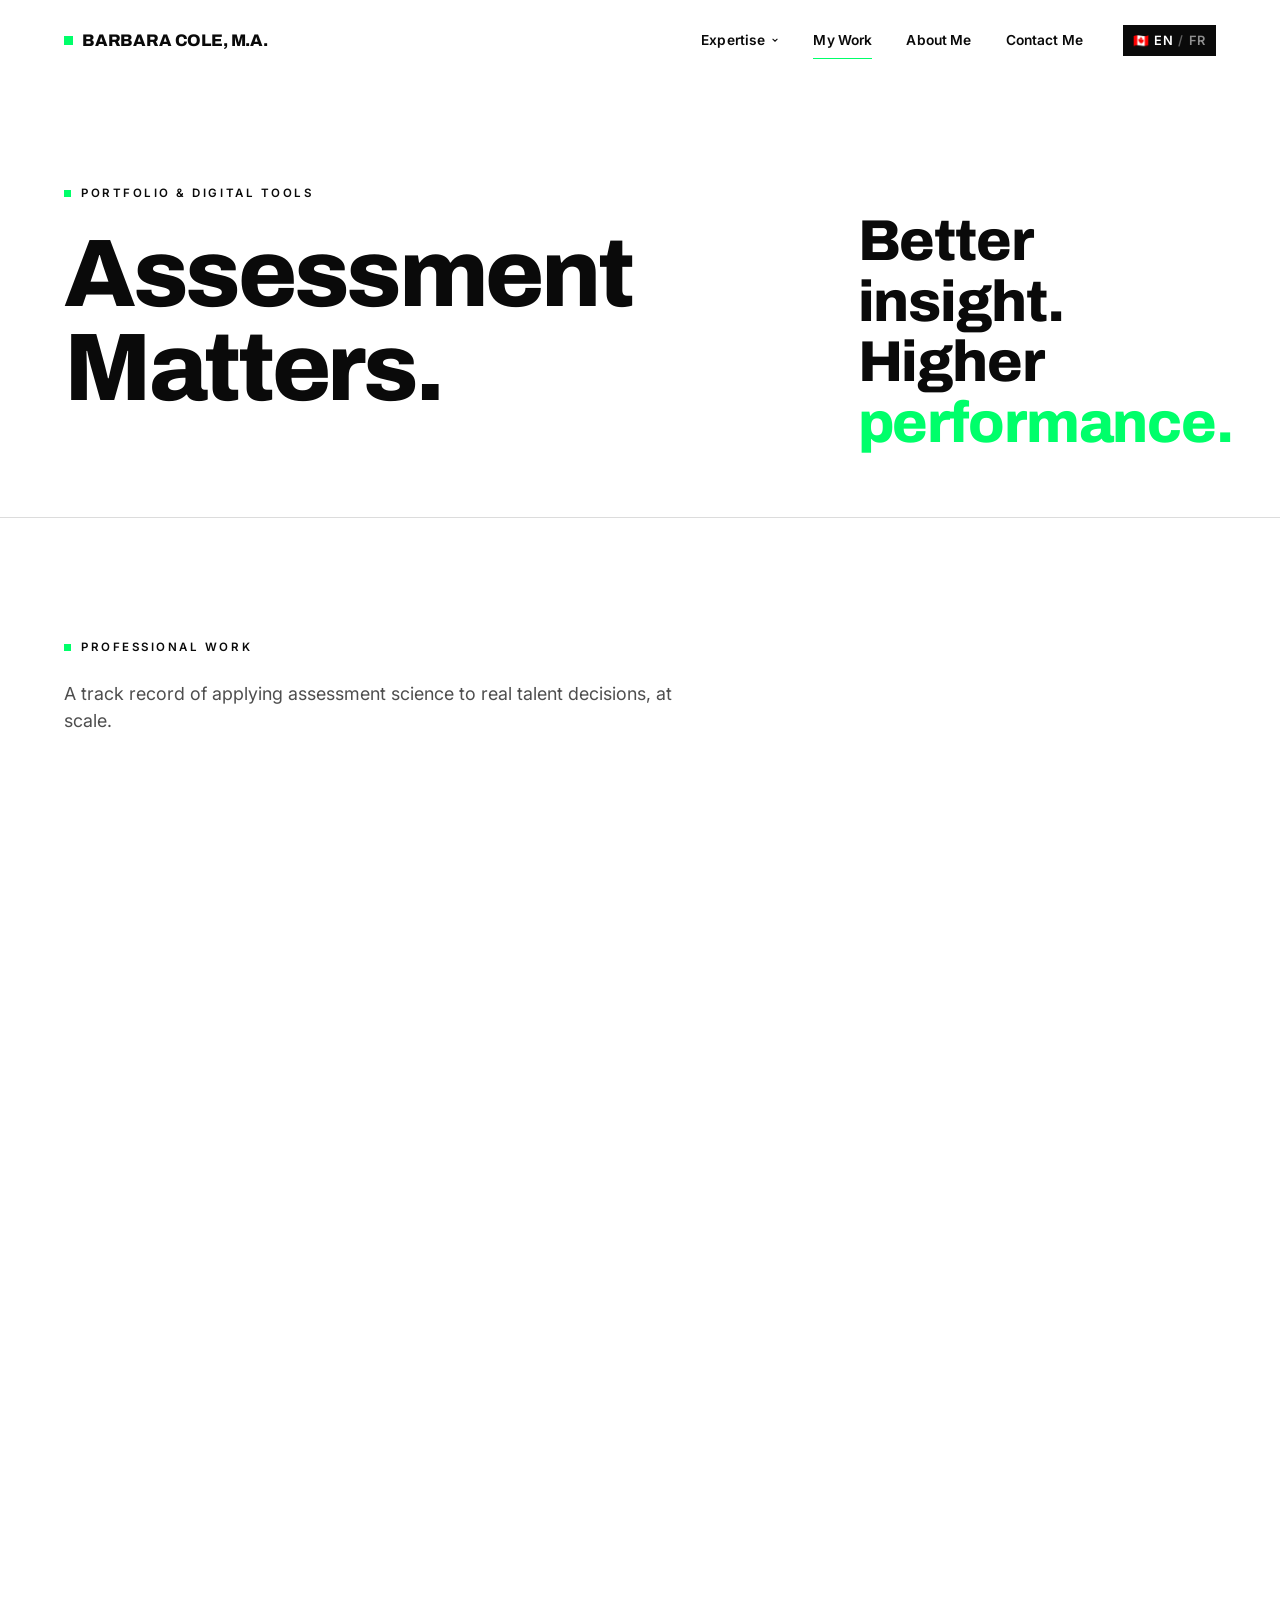
<file: work.html>
<!DOCTYPE html>
<html lang="en">
<head>
<meta charset="UTF-8">
<meta name="viewport" content="width=device-width, initial-scale=1.0">
<title>Work — Barbara Cole, M.A.</title>
<meta name="description" content="Free digital assessment tools from Barbara Cole, M.A., organized by Assessment Strategies, Tools, Literacy, and Digital Solutions.">
<meta property="og:type" content="website">
<meta property="og:url" content="https://coleassessment.ca/work">
<meta property="og:title" content="Work — Barbara Cole, M.A.">
<meta property="og:description" content="Free digital assessment tools from Barbara Cole, M.A., organized by Assessment Strategies, Tools, Literacy, and Digital Solutions.">
<meta property="og:image" content="https://coleassessment.ca/assets/images/measure-what-matters.jpeg">
<meta property="og:image:width" content="930">
<meta property="og:image:height" content="232">
<meta name="twitter:card" content="summary_large_image">
<meta name="twitter:title" content="Work — Barbara Cole, M.A.">
<meta name="twitter:description" content="Free digital assessment tools from Barbara Cole, M.A., organized by Assessment Strategies, Tools, Literacy, and Digital Solutions.">
<meta name="twitter:image" content="https://coleassessment.ca/assets/images/measure-what-matters.jpeg">
<link rel="icon" type="image/svg+xml" href="assets/favicon.svg">
<link rel="alternate" hreflang="en" href="https://coleassessment.ca/work">
<link rel="alternate" hreflang="fr" href="https://coleassessment.ca/fr/work">
<link rel="alternate" hreflang="x-default" href="https://coleassessment.ca/work">
<link rel="preconnect" href="https://fonts.googleapis.com">
<link rel="preconnect" href="https://fonts.gstatic.com" crossorigin>
<link href="https://fonts.googleapis.com/css2?family=Archivo:wght@500;700;800;900&amp;family=Inter:wght@400;500;600;700&amp;display=swap" rel="stylesheet">
<link rel="stylesheet" href="css/style.css">
</head>
<body>

<div class="scroll-progress"></div>

<!-- ============ HEADER ============ -->
<header class="site-header">
  <a href="index.html" class="logo"><span class="dot"></span>BARBARA COLE, M.A.</a>

  <nav class="main-nav">
    <ul class="nav-links">
      <li class="nav-item has-mega">
        <a href="services.html" class="nav-link">Expertise
          <svg class="nav-caret" viewBox="0 0 10 10" fill="none"><path d="M2 3.5L5 6.5L8 3.5" stroke="currentColor" stroke-width="1.3"/></svg>
        </a>
        <div class="mega-menu">
          <div class="mega-grid">
            <div class="mega-col-label">
              <span class="eyebrow">What I Do</span>
              <p class="lede mt-16" style="font-size:1.05rem;">Evidence-based expertise across assessment, talent development, organizational change, and innovative people solutions.</p>
            </div>
            <div class="mega-links">
              <div class="mega-link-item">
                <span class="num">01</span>
                <a href="services.html#talent-assessment">Talent &amp; Leadership Assessment</a>
                <p>Tools and frameworks to evaluate potential, performance, and leadership readiness.</p>
              </div>
              <div class="mega-link-item">
                <span class="num">02</span>
                <a href="services.html#learning-development">Learning &amp; Development</a>
                <p>Training and development programs that build capability where it matters most.</p>
              </div>
              <div class="mega-link-item">
                <span class="num">03</span>
                <a href="services.html#org-effectiveness">Organizational Change &amp; Transformation</a>
                <p>Redesigning structures, roles, and processes so the organization performs as intended.</p>
              </div>
              <div class="mega-link-item">
                <span class="num">04</span>
                <a href="services.html#digital-solutions">Innovative People Solutions</a>
                <p>Creative, practical approaches to talent and assessment challenges.</p>
              </div>
            </div>
            <div class="mega-cta">
              <span class="eyebrow">Featured</span>
              <a href="work.html" class="arrow-link mt-16" style="display:flex;">My work <span class="arrow">→</span></a>
            </div>
          </div>
        </div>
      </li>
      <li class="nav-item"><a href="work.html#digital-tools" class="nav-link active">My Work</a></li>
      <li class="nav-item"><a href="about.html" class="nav-link">About Me</a></li>
      <li class="nav-item"><a href="contact.html" class="nav-link">Contact Me</a></li>
    </ul>
    <span class="lang-toggle notranslate" translate="no"><span class="lang-flag">🇨🇦</span><span class="lang-current">EN</span><span class="lang-sep">/</span><a href="fr/work.html" class="lang-link">FR</a></span>
  </nav>

  <button class="nav-toggle" aria-label="Toggle navigation">
    <span></span><span></span><span></span>
  </button>
</header>

<main>

  <!-- ============ HERO ============ -->
  <section class="section-tight page-top-space">
    <div class="wrap grid-12">
      <div class="span-8">
        <span class="eyebrow">Portfolio &amp; Digital Tools</span>
        <h1 class="display-1 mt-24">Assessment<br>Matters.</h1>
      </div>
      <div class="span-4">
        <p class="mt-32" style="font-family:var(--font-display); font-weight:800; font-size:clamp(2.2rem,4.5vw,3.8rem); letter-spacing:-0.02em; line-height:1.05;">
          Better insight.<br>
          Higher<br>
          <span class="rotate-word-wrap"><span class="rotate-word" data-rotate-words="performance, potential, precision">performance</span><span class="text-accent">.</span></span>
        </p>
      </div>
    </div>
  </section>

  <!-- ============ SELECTED PROFESSIONAL WORK ============ -->
  <section class="section border-top">
    <div class="wrap grid-12">
      <div class="span-8">
        <span class="eyebrow">Professional Work</span>
        <p class="lede mt-24" style="max-width:60ch;">A track record of applying assessment science to real talent decisions, at scale.</p>
      </div>
    </div>

    <div class="wrap mt-56" data-reveal>
      <div class="index-row" style="grid-template-columns:80px 1fr;">
        <span class="num">01</span>
        <div>
          <h3>Assessment Systems</h3>
          <p class="body-text mt-12" style="max-width:60ch;">Designed and implemented large-scale, high-stakes assessment systems supporting high-volume talent decisions.</p>
        </div>
      </div>
      <div class="index-row" style="grid-template-columns:80px 1fr;">
        <span class="num">02</span>
        <div>
          <h3>Competency Frameworks</h3>
          <p class="body-text mt-12" style="max-width:60ch;">Developed competency frameworks spanning core, technical, and leadership capabilities.</p>
        </div>
      </div>
      <div class="index-row" style="grid-template-columns:80px 1fr;">
        <span class="num">03</span>
        <div>
          <h3>Leadership Assessment</h3>
          <p class="body-text mt-12" style="max-width:60ch;">Designed and delivered assessment approaches for leadership selection and development.</p>
        </div>
      </div>
      <div class="index-row" style="grid-template-columns:80px 1fr;">
        <span class="num">04</span>
        <div>
          <h3>Talent Development</h3>
          <p class="body-text mt-12" style="max-width:60ch;">Translated assessment results into targeted development strategies and growth plans.</p>
        </div>
      </div>
      <div class="index-row" style="grid-template-columns:80px 1fr;">
        <span class="num">05</span>
        <div>
          <h3>Digital Assessment Solutions</h3>
          <p class="body-text mt-12" style="max-width:60ch;">Created practical digital tools that translate assessment science into accessible, standards-based workflows.</p>
        </div>
      </div>
    </div>
  </section>

  <!-- ============ TOOLS INTRO ============ -->
  <section id="digital-tools" class="section-tight border-top">
    <div class="wrap grid-12">
      <div class="span-8">
        <span class="eyebrow">Digital Tools</span>
        <h2 class="display-2 mt-24">Explore my tools.</h2>
      </div>
      <div class="span-4">
        <p class="lede mt-32">
          These tools translate professional assessment principles and expertise into practical digital experiences.
        </p>
      </div>
    </div>
  </section>

  <!-- ============ CATEGORY: ASSESSMENT & TALENT SOLUTIONS ============ -->
  <section class="section-tight border-top">
    <div class="wrap grid-12">
      <div class="span-8">
        <span class="eyebrow">Assessment &amp; Talent Solutions</span>
        <h2 class="display-2 mt-24">Tools for effective<br>talent decisions.</h2>
      </div>
      <div class="span-4">
        <p class="lede mt-32">
          Innovative digital tools for building, evaluating, and developing talent — grounded in assessment science.
        </p>
      </div>
    </div>
  </section>

  <!-- ============ 01 ASSESSMENT STRATEGIES ============ -->
  <section id="assessment-strategies" class="section border-top">
    <div class="wrap grid-12" style="align-items:center;">
      <div class="span-6" data-reveal>
        <span class="eyebrow"><span class="mono-num">01</span> — Assessment Architect</span>
        <h2 class="display-2 mt-24">Planning the right<br>way to measure talent.</h2>
        <p class="body-text mt-24">Assessment Architect is a browser-based planning guide that walks test developers through the design decisions that matter most — three planning dimensions (Psychometric Planning, Equity &amp; Legal Compliance, and Strategic &amp; Operational Viability), 30 questions, and a detailed test specification that flows into a final design-readiness report with colour-coded ratings and category scores grounded in professional testing standards. No login, no cost, and nothing proprietary is ever entered or shared. Where the Assessment Auditor diagnoses quality after the fact, the Architect builds it in from the start — it answers "how ready are we to build one?"</p>
        <div class="flex items-center gap-16 mt-32">
          <a href="https://assessmentarchitect.com" class="arrow-link" target="_blank" rel="noopener">Assessment Architect <span class="arrow">→</span></a>
        </div>
      </div>
      <div class="span-5 col-start-8" data-reveal="scale">
        <div class="media ratio-tall duotone">
          <img src="assets/images/tree-rings.jpeg" alt="Cross-section of tree rings, reflecting measurement over time.">
        </div>
      </div>
    </div>
  </section>

  <!-- ============ 02 LITERACY (ASSESSMENT AUDITOR) ============ -->
  <section id="literacy" class="section off-white border-top">
    <div class="wrap grid-12" style="align-items:center;">
      <div class="span-6" data-reveal>
        <span class="eyebrow"><span class="mono-num">02</span> — Assessment Auditor</span>
        <h2 class="display-2 mt-24">Understanding what<br>the results mean.</h2>
        <p class="body-text mt-24">Assessment Auditor is a free bilingual tool that helps test developers evaluate the quality of an existing talent assessment tool. It's mapped to professional assessment standards, covering psychometric integrity, equity and defensibility, and strategic and operational fit, while reflecting the realities of applied practice. The tool generates an automatic report with a colour-coded overall rating, category scores on a five-point scale, and a visual quality spectrum meter — a clear, standards-based read on how good a tool really is, for newcomers and seasoned test developers alike.</p>
        <div class="flex items-center gap-16 mt-32">
          <a href="https://assessmentauditor.com" class="arrow-link" target="_blank" rel="noopener">Assessment Auditor <span class="arrow">→</span></a>
        </div>
      </div>
      <div class="span-5 col-start-8" data-reveal="scale">
        <div class="media ratio-tall duotone">
          <img src="assets/images/apples-literacy.jpeg" alt="A fallen apple resting in dewy grass, in black and white, a classic symbol of learning and literacy.">
        </div>
      </div>
    </div>
  </section>

  <!-- ============ 03 TOOLS (CAREER DEVELOPMENT TOOL) ============ -->
  <section id="tools" class="section border-top">
    <div class="wrap grid-12" style="align-items:center;">
      <div class="span-5" data-reveal="scale">
        <div class="media ratio-tall duotone">
          <img src="assets/images/minimal-workspace.jpeg" alt="A clean, minimal desk workspace.">
        </div>
      </div>
      <div class="span-6 col-start-7" data-reveal>
        <span class="eyebrow"><span class="mono-num">03</span> — Career Development Tool</span>
        <h2 class="display-2 mt-24">Instruments built<br>for real decisions.</h2>

        <div class="mt-32" style="padding:20px 0; border-top:1px solid var(--line); border-bottom:1px solid var(--line);">
          <div style="font-weight:700; margin-bottom:8px;">Career Development Tool</div>
          <p class="body-text mt-0">A free, AI-powered career-competency tool to help you grow in your career by enhancing your work skills with a clear self-evaluation, report and plan.</p>
          <div class="flex items-center gap-16 mt-16">
            <span class="eyebrow muted">Coming Soon</span>
          </div>
        </div>
      </div>
    </div>
  </section>

  <!-- ============ CATEGORY: COMMUNITY & DIGITAL INNOVATION ============ -->
  <section class="section-tight off-white border-top">
    <div class="wrap grid-12">
      <div class="span-8">
        <span class="eyebrow">Community &amp; Volunteer Work</span>
        <h2 class="display-2 mt-24">Tools that serve<br>the public.</h2>
      </div>
      <div class="span-4">
        <p class="lede mt-32">
          Free digital resources for broader community and public-interest contexts.
        </p>
      </div>
    </div>
  </section>

  <!-- ============ 04 DIGITAL SOLUTIONS ============ -->
  <section id="digital-solutions" class="section off-white border-top border-bottom">
    <div class="wrap grid-12" style="align-items:center;">
      <div class="span-5" data-reveal="scale">
        <div class="media ratio-tall duotone">
          <img src="assets/images/lighthouse.jpeg" alt="A lighthouse standing on a rocky coastline.">
        </div>
      </div>
      <div class="span-6 col-start-7" data-reveal>
        <span class="eyebrow"><span class="mono-num">01</span> — Digital Solutions</span>
        <h2 class="display-2 mt-24">Interactive Navigation Tools</h2>
        <p class="body-text mt-24">New Pathways Compass is a free resource-navigation tool for people across Canada — because community programs and resources only make a difference when people know they exist. Bilingual navigation (English &amp; French), personalized community-resource matching, coverage across every province and territory, always-visible crisis-line information, and zero data collection.</p>
        <div class="flex items-center gap-16 mt-32">
          <a href="https://newpathwayscompass.com" class="arrow-link" target="_blank" rel="noopener">New Pathways Compass <span class="arrow">→</span></a>
        </div>
      </div>
    </div>
  </section>

  <!-- ============ CTA BAND ============ -->
  <section class="section on-dark" style="padding-top:clamp(80px,10vw,160px); padding-bottom:clamp(80px,10vw,160px);">
    <div class="wrap">
      <div class="grid-12" style="align-items:end;">
        <div class="span-9">
          <span class="eyebrow on-dark">Let's Connect</span>
          <h2 class="display-1 mt-24">Ready to optimize<br>your assessment <span class="rotate-word-wrap"><span class="rotate-word" data-rotate-words="tools, decisions, systems, processes, programs, frameworks">tools</span>?</span></h2>
          <p class="lede on-dark mt-16">Let's turn complexity into clarity — and insight into better performance.</p>
        </div>
        <div class="span-3" style="justify-self:end;">
          <a href="contact.html" class="btn-accent">Contact Me <span class="arrow">→</span></a>
        </div>
      </div>
    </div>
  </section>

</main>

<!-- ============ FOOTER ============ -->
<footer class="site-footer">
  <div class="wrap footer-grid">
    <div class="footer-col-brand">
      <a href="index.html" class="logo"><span class="dot"></span>BARBARA COLE, M.A.</a>
      <p class="mt-24" style="color:rgba(255,255,255,0.55); font-size:0.9rem; max-width:34ch;">
        Assessment matters.
      </p>
    </div>
    <div class="footer-col">
      <h4>Sitemap</h4>
      <a href="services.html">Services</a>
      <a href="work.html">Work</a>
      <a href="about.html">About</a>
      <a href="contact.html">Contact</a>
    </div>
    <div class="footer-col">
      <h4>Contact Me</h4>
      <a href="mailto:barbaracole613@outlook.com">barbaracole613@outlook.com</a>
      <a href="#">Ottawa, Canada</a>
    </div>
    <div class="footer-col">
      <h4>Follow Me</h4>
      <a href="https://www.linkedin.com/in/barbara-cole-a3a42413/" target="_blank" rel="noopener">LinkedIn</a>
    </div>
  </div>

  <div class="wrap">
    <div class="footer-wordmark">COLE</div>
  </div>

  <div class="wrap footer-bottom">
    <span>© <span data-year>2026</span> Barbara Cole. All rights reserved.</span>
    <span><a href="privacy.html" style="color:inherit;">Privacy Policy</a> · Site by Barbara Cole — Built for Netlify</span>
  </div>
</footer>

<script src="js/main.js"></script>
</body>
</html>
</file>
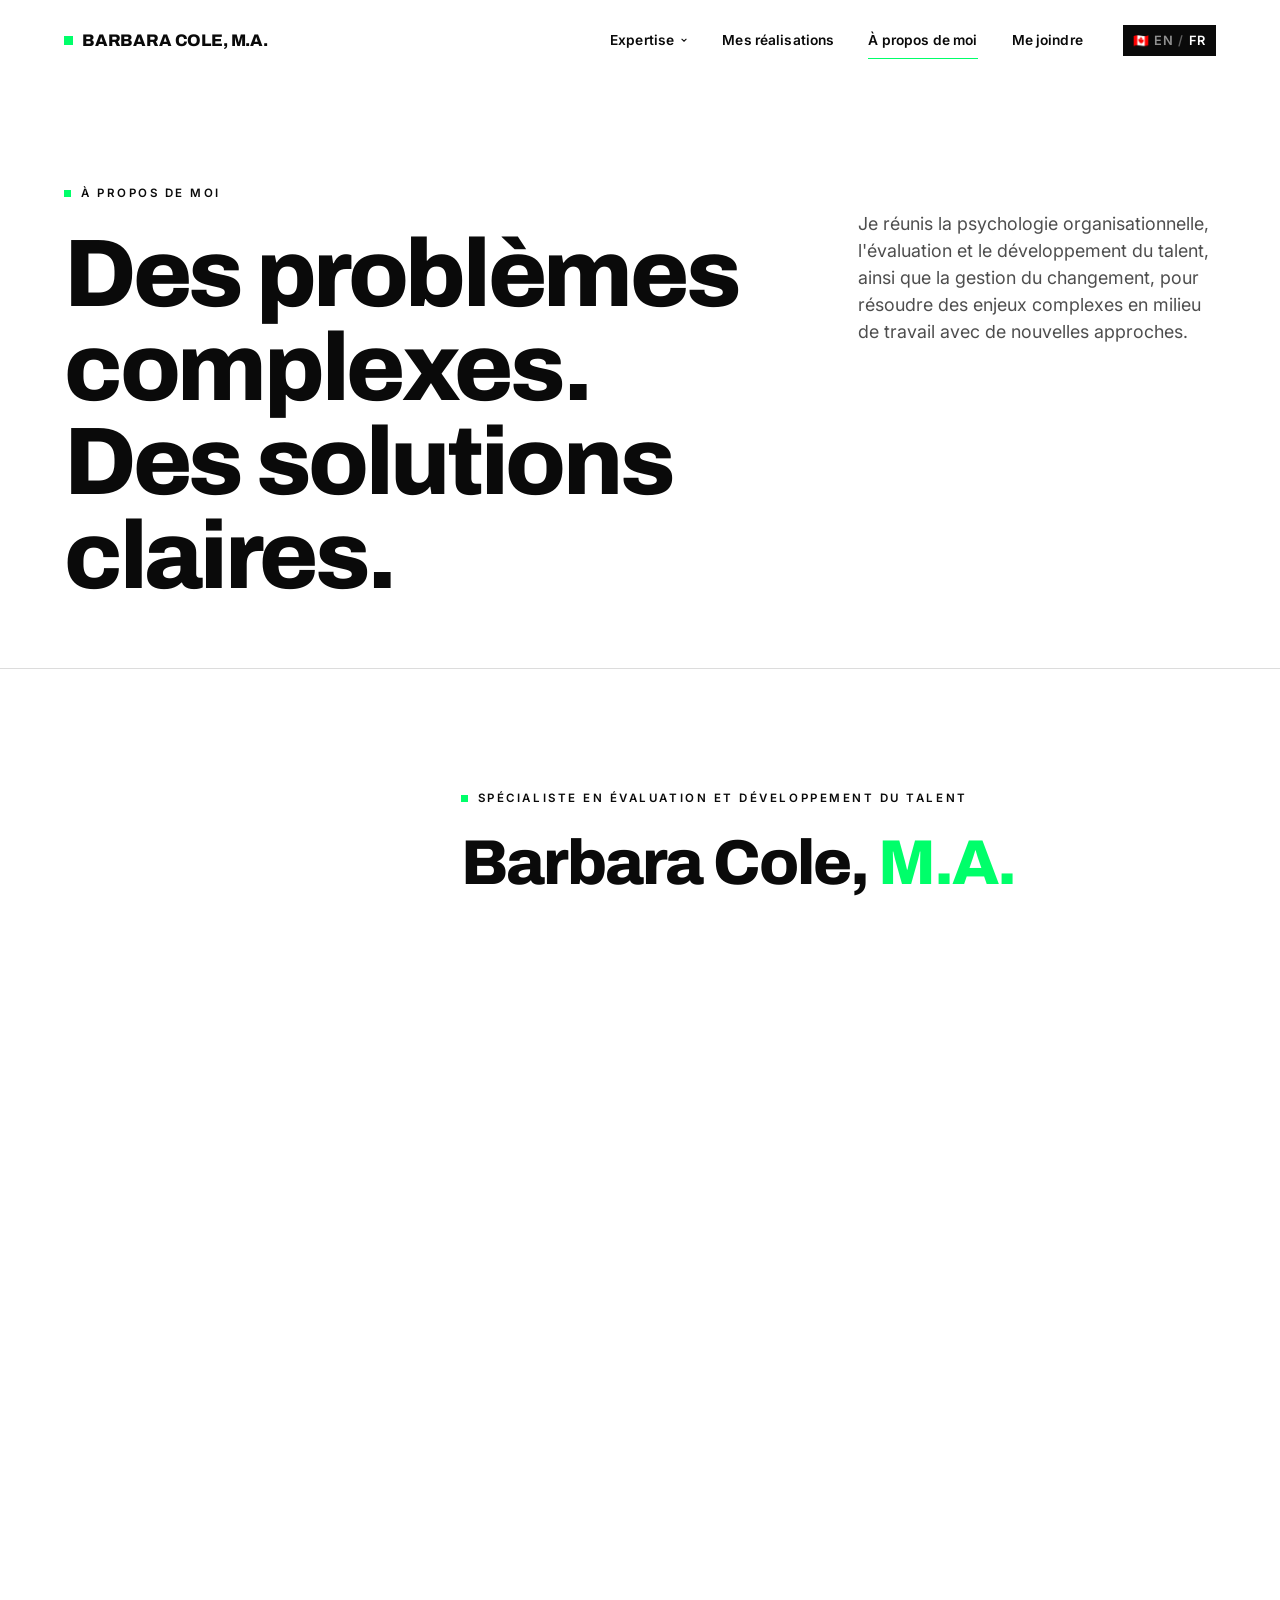
<file: fr/about.html>
<!DOCTYPE html>
<html lang="fr">
<head>
<meta charset="UTF-8">
<meta name="viewport" content="width=device-width, initial-scale=1.0">
<title>À propos — Barbara Cole, M.A.</title>
<meta name="description" content="Barbara Cole est spécialiste en évaluation et développement du talent, avec plus de 20 ans d'expérience en psychologie, en évaluation et en changement organisationnel.">
<meta property="og:type" content="website">
<meta property="og:url" content="https://coleassessment.ca/fr/about">
<meta property="og:title" content="À propos — Barbara Cole, M.A.">
<meta property="og:description" content="Barbara Cole est spécialiste en évaluation et développement du talent, avec plus de 20 ans d'expérience en psychologie, en évaluation et en changement organisationnel.">
<meta property="og:image" content="https://coleassessment.ca/assets/images/measure-what-matters.jpeg">
<meta property="og:image:width" content="930">
<meta property="og:image:height" content="232">
<meta name="twitter:card" content="summary_large_image">
<meta name="twitter:title" content="À propos — Barbara Cole, M.A.">
<meta name="twitter:description" content="Barbara Cole est spécialiste en évaluation et développement du talent, avec plus de 20 ans d'expérience en psychologie, en évaluation et en changement organisationnel.">
<meta name="twitter:image" content="https://coleassessment.ca/assets/images/measure-what-matters.jpeg">
<link rel="icon" type="image/svg+xml" href="../assets/favicon.svg">
<link rel="alternate" hreflang="en" href="https://coleassessment.ca/about">
<link rel="alternate" hreflang="fr" href="https://coleassessment.ca/fr/about">
<link rel="alternate" hreflang="x-default" href="https://coleassessment.ca/about">
<link rel="preconnect" href="https://fonts.googleapis.com">
<link rel="preconnect" href="https://fonts.gstatic.com" crossorigin>
<link href="https://fonts.googleapis.com/css2?family=Archivo:wght@500;700;800;900&amp;family=Inter:wght@400;500;600;700&amp;display=swap" rel="stylesheet">
<link rel="stylesheet" href="../css/style.css">
</head>
<body>

<div class="scroll-progress"></div>

<!-- ============ HEADER ============ -->
<header class="site-header">
  <a href="index.html" class="logo"><span class="dot"></span>BARBARA COLE, M.A.</a>

  <nav class="main-nav">
    <ul class="nav-links">
      <li class="nav-item has-mega">
        <a href="services.html" class="nav-link">Expertise
          <svg class="nav-caret" viewBox="0 0 10 10" fill="none"><path d="M2 3.5L5 6.5L8 3.5" stroke="currentColor" stroke-width="1.3"/></svg>
        </a>
        <div class="mega-menu">
          <div class="mega-grid">
            <div class="mega-col-label">
              <span class="eyebrow">Mon expertise</span>
              <p class="lede mt-16" style="font-size:1.05rem;">Une expertise fondée sur des données probantes, en évaluation, en développement du talent, en changement organisationnel et en solutions novatrices en gestion des personnes.</p>
            </div>
            <div class="mega-links">
              <div class="mega-link-item">
                <span class="num">01</span>
                <a href="services.html#talent-assessment">Évaluation du talent et du leadership</a>
                <p>Des outils et des cadres pour évaluer le potentiel, le rendement et la maturité en leadership.</p>
              </div>
              <div class="mega-link-item">
                <span class="num">02</span>
                <a href="services.html#learning-development">Apprentissage et développement</a>
                <p>Des programmes de formation et de développement qui renforcent les compétences là où elles comptent le plus.</p>
              </div>
              <div class="mega-link-item">
                <span class="num">03</span>
                <a href="services.html#org-effectiveness">Changement et transformation organisationnels</a>
                <p>Redéfinir les structures, les rôles et les processus pour que l'organisation fonctionne comme prévu.</p>
              </div>
              <div class="mega-link-item">
                <span class="num">04</span>
                <a href="services.html#digital-solutions">Solutions novatrices en gestion des personnes</a>
                <p>Des approches créatives et concrètes aux défis du talent et de l'évaluation.</p>
              </div>
            </div>
            <div class="mega-cta">
              <span class="eyebrow">En vedette</span>
              <a href="work.html" class="arrow-link mt-16" style="display:flex;">Voir mes réalisations <span class="arrow">→</span></a>
            </div>
          </div>
        </div>
      </li>
      <li class="nav-item"><a href="work.html#digital-tools" class="nav-link">Mes réalisations</a></li>
      <li class="nav-item"><a href="about.html" class="nav-link active">À propos de moi</a></li>
      <li class="nav-item"><a href="contact.html" class="nav-link">Me joindre</a></li>
    </ul>
    <span class="lang-toggle notranslate" translate="no"><span class="lang-flag">🇨🇦</span><a href="../about.html" class="lang-link">EN</a><span class="lang-sep">/</span><span class="lang-current">FR</span></span>
  </nav>

  <button class="nav-toggle" aria-label="Toggle navigation">
    <span></span><span></span><span></span>
  </button>
</header>

<main>

  <!-- ============ HERO ============ -->
  <section class="section-tight page-top-space">
    <div class="wrap grid-12">
      <div class="span-8">
        <span class="eyebrow">À propos de moi</span>
        <h1 class="display-1 mt-24">Des problèmes complexes.<br>Des solutions claires.</h1>
      </div>
      <div class="span-4">
        <p class="lede mt-32">
          Je réunis la psychologie organisationnelle, l'évaluation et le développement du talent, ainsi que la gestion du changement, pour résoudre des enjeux complexes en milieu de travail avec de nouvelles approches.
        </p>
      </div>
    </div>
  </section>

  <!-- ============ FOUNDER ============ -->
  <section class="section border-top">
    <div class="wrap grid-12" style="align-items:center;">
      <div class="span-4" data-reveal="scale">
        <div class="media ratio-tall duotone bright">
          <img src="../assets/images/barbara-cole-founder.jpeg" alt="Barbara Cole, spécialiste en évaluation et développement du talent.">
        </div>
      </div>
      <div class="span-8 col-start-5">
        <span class="eyebrow">Spécialiste en évaluation et développement du talent</span>
        <h2 class="display-2 mt-24" style="font-size:clamp(1.98rem, 4.95vw, 5.04rem);">Barbara Cole, <span class="text-accent">M.A.</span></h2>
        <p class="hero-focus mt-16">Évaluation du talent&nbsp;•&nbsp;Développement du talent&nbsp;•&nbsp;Changement organisationnel&nbsp;•&nbsp;Solutions novatrices en gestion des personnes</p>
        <p class="body-text mt-24" style="max-width:none;">
          J'apporte plus de 20 ans d'expérience à l'intersection de la psychologie, de l'évaluation et de l'équité. Spécialiste bilingue en évaluation et développement du talent, j'ai façonné des carrières et des organisations de l'intérieur en concevant des outils de dotation et de développement, en créant des cadres de compétences aux niveaux fondamental, technique et de leadership, et en guidant les professionnels vers des pratiques exemplaires à la fois rigoureuses et humaines.
        </p>
        <p class="body-text mt-16" style="max-width:none;">
          Mon expertise couvre un large éventail de la psychologie appliquée et de la psychométrie : de la construction de différents types de tests, questionnaires et échelles d'évaluation, jusqu'à l'interprétation des résultats et à la transmission de rétroaction de développement significative. Parfaitement bilingue et versée dans les méthodes de recherche quantitatives et qualitatives, j'ai donné de la formation en milieux universitaire et gouvernemental.
        </p>
        <p class="body-text mt-16" style="max-width:none;">
          Reconnue pour ma passion authentique pour l'évaluation humaine et le bien-être, ainsi que pour mon talent à traduire des constats en impact concret, je crée des expériences d'apprentissage et des outils qui sont pratiques, fondés sur des données probantes et engageants.
        </p>
        <p class="body-text mt-16" style="max-width:none;">
          Je suis titulaire d'une maîtrise en psychologie et d'un baccalauréat en français, et j'ai publié des articles scientifiques évalués par les pairs en psychologie sociale.
        </p>
        <div class="availability-badge mt-32">
          <span class="dot-pulse"></span>
          Ouverte aux postes à temps plein, aux mandats à contrat et aux projets de consultation.
        </div>
        <div class="flex gap-24 mt-24" style="flex-wrap:wrap;">
          <a href="https://www.linkedin.com/in/barbara-cole-a3a42413/" class="arrow-link" target="_blank" rel="noopener">LinkedIn <span class="arrow">→</span></a>
          <a href="contact.html" class="arrow-link">Me joindre <span class="arrow">→</span></a>
        </div>
      </div>
    </div>
  </section>

  <!-- ============ INDUSTRIES ============ -->
  <section class="section-tight border-top">
    <div class="wrap">
      <span class="eyebrow">Secteurs desservis</span>
      <div class="flex gap-24 mt-24" style="flex-wrap:wrap;">
        <span class="body-text mt-0">Gouvernement et secteur public</span>
        <span class="body-text mt-0">RH et talent en entreprise</span>
        <span class="body-text mt-0">Développement du leadership</span>
        <span class="body-text mt-0">Technologie RH</span>
        <span class="body-text mt-0">Services professionnels</span>
        <span class="body-text mt-0">Petites et moyennes entreprises</span>
      </div>
    </div>
  </section>

  <!-- ============ PRINCIPLES ============ -->
  <section class="section on-dark border-top">
    <div class="wrap">
      <div class="grid-12">
        <div class="span-5">
          <span class="eyebrow on-dark">Ma façon de travailler</span>
          <h2 class="display-2 mt-24">Des données probantes, pas l'intuition.</h2>
        </div>
        <div class="span-6 col-start-7">
          <p class="lede on-dark mt-8">De la clarté dans la complexité. Des solutions qui fonctionnent.</p>
        </div>
      </div>

      <div class="mt-56" data-reveal>
        <div class="index-row" style="grid-template-columns:80px 1fr 2fr;">
          <span class="num">01</span>
          <h3 style="font-size:clamp(1.2rem,1.8vw,1.7rem);">Qualité</h3>
          <p class="lede on-dark mt-0" style="max-width:52ch;">Fondée sur la recherche, les normes de test et les pratiques exemplaires en évaluation.</p>
        </div>
        <div class="index-row" style="grid-template-columns:80px 1fr 2fr;">
          <span class="num">02</span>
          <h3 style="font-size:clamp(1.2rem,1.8vw,1.7rem);">Personnalisée</h3>
          <p class="lede on-dark mt-0" style="max-width:52ch;">Pour répondre aux besoins de différents clients et organisations.</p>
        </div>
        <div class="index-row" style="grid-template-columns:80px 1fr 2fr;">
          <span class="num">03</span>
          <h3 style="font-size:clamp(1.2rem,1.8vw,1.7rem);">Équitable</h3>
          <p class="lede on-dark mt-0" style="max-width:52ch;">Envers des candidats diversifiés et des membres de groupes visés par l'équité en emploi.</p>
        </div>
        <div class="index-row" style="grid-template-columns:80px 1fr 2fr;">
          <span class="num">04</span>
          <h3 style="font-size:clamp(1.2rem,1.8vw,1.7rem);">Évolutive</h3>
          <p class="lede on-dark mt-0" style="max-width:52ch;">Optimisée pour répondre aux besoins, du faible volume aux contextes à enjeux élevés.</p>
        </div>
      </div>

      <div class="grid-12 mt-64 border-top" style="align-items:center; padding-top:56px;" data-reveal>
        <div class="span-5" data-reveal="scale">
          <div class="media ratio-portrait line-frame">
            <img src="../assets/images/puppy-shoes-equity.jpeg" alt="Un chiot endormi reposant entre deux paires de bottes de travail différentes.">
          </div>
        </div>
        <div class="span-6 col-start-7">
          <p class="pull-quote">
            L'égalité, c'est donner des souliers à tout le monde.<br><span class="mark">L'équité, c'est donner à tout le monde des souliers à sa pointure.</span>
          </p>
        </div>
      </div>
    </div>
  </section>

  <!-- ============ TIMELINE ============ -->
  <section class="section">
    <div class="wrap grid-12">
      <div class="span-4">
        <span class="eyebrow">Jalons</span>
        <h2 class="display-2 mt-24">Un bref historique.</h2>
      </div>
      <div class="span-7 col-start-6">
        <div class="flex items-center border-top" style="padding:26px 0; gap:32px;">
          <span class="mono-num" style="font-size:1.1rem; font-weight:800; width:120px; flex-shrink:0;">2000</span>
          <span class="body-text mt-0" style="max-width:44ch;">Obtention d'une maîtrise en psychologie.</span>
        </div>
        <div class="flex items-center border-top" style="padding:26px 0; gap:32px;">
          <span class="mono-num" style="font-size:1.1rem; font-weight:800; width:120px; flex-shrink:0;">2001–2007</span>
          <span class="body-text mt-0" style="max-width:44ch;">Contribution à la recherche scientifique à titre de coauteure de quatre articles évalués par les pairs, et présentation de recherches universitaires lors de conférences professionnelles.</span>
        </div>
        <div class="flex items-center border-top" style="padding:26px 0; gap:32px;">
          <span class="mono-num" style="font-size:1.1rem; font-weight:800; width:120px; flex-shrink:0;">2006–2025</span>
          <span class="body-text mt-0" style="max-width:44ch;">Direction d'une variété de projets et programmes d'évaluation pour le recrutement, le développement et la rétention, allant d'outils personnalisés pour un seul processus jusqu'à des programmes de tests à l'échelle de l'organisation, ainsi que des cadres de compétences fonctionnelles, fondamentales et de leadership. Direction, également, de la mise en œuvre et du suivi d'un système d'évaluation national à grande échelle et à enjeux élevés.</span>
        </div>
        <div class="flex items-center border-top border-bottom" style="padding:26px 0; gap:32px;">
          <span class="mono-num" style="font-size:1.1rem; font-weight:800; width:120px; flex-shrink:0;">2026</span>
          <span class="body-text mt-0" style="max-width:44ch;">Obtention de la certification Prosci en gestion du changement pour l'adoption de l'IA et mise à profit de nouvelles technologies pour développer des outils numériques, dont Assessment Architect et Assessment Auditor, qui améliorent la littératie en évaluation et l'accès à des analyses fondées sur des données probantes.</span>
        </div>
      </div>
    </div>
  </section>

  <!-- ============ CTA BAND ============ -->
  <section class="section on-dark" style="padding-top:clamp(80px,10vw,160px); padding-bottom:clamp(80px,10vw,160px);">
    <div class="wrap">
      <div class="grid-12" style="align-items:end;">
        <div class="span-9">
          <span class="eyebrow on-dark">Discutons</span>
          <h2 class="display-1 mt-24">Prêt à optimiser<br>vos <span class="rotate-word-wrap"><span class="rotate-word" data-rotate-words="outils, décisions, systèmes, processus, programmes, cadres">outils</span></span> d'évaluation?</h2>
          <p class="lede on-dark mt-16">Transformons la complexité en clarté — et les analyses en un meilleur rendement.</p>
        </div>
        <div class="span-3" style="justify-self:end;">
          <a href="contact.html" class="btn-accent">Me joindre <span class="arrow">→</span></a>
        </div>
      </div>
    </div>
  </section>

</main>

<!-- ============ FOOTER ============ -->
<footer class="site-footer">
  <div class="wrap footer-grid">
    <div class="footer-col-brand">
      <a href="index.html" class="logo"><span class="dot"></span>BARBARA COLE, M.A.</a>
      <p class="mt-24" style="color:rgba(255,255,255,0.55); font-size:0.9rem; max-width:34ch;">
        L'évaluation, ça compte.
      </p>
    </div>
    <div class="footer-col">
      <h4>Plan du site</h4>
      <a href="services.html">Services</a>
      <a href="work.html">Réalisations</a>
      <a href="about.html">À propos</a>
      <a href="contact.html">Contact</a>
    </div>
    <div class="footer-col">
      <h4>Me joindre</h4>
      <a href="mailto:barbaracole613@outlook.com">barbaracole613@outlook.com</a>
      <a href="#">Ottawa, Canada</a>
    </div>
    <div class="footer-col">
      <h4>Suivez-moi</h4>
      <a href="https://www.linkedin.com/in/barbara-cole-a3a42413/" target="_blank" rel="noopener">LinkedIn</a>
    </div>
  </div>

  <div class="wrap">
    <div class="footer-wordmark">COLE</div>
  </div>

  <div class="wrap footer-bottom">
    <span>© <span data-year>2026</span> Barbara Cole. Tous droits réservés.</span>
    <span><a href="privacy.html" style="color:inherit;">Politique de confidentialité</a> · Site par Barbara Cole — Hébergé sur Netlify</span>
  </div>
</footer>

<script src="../js/main.js"></script>
</body>
</html>
</file>
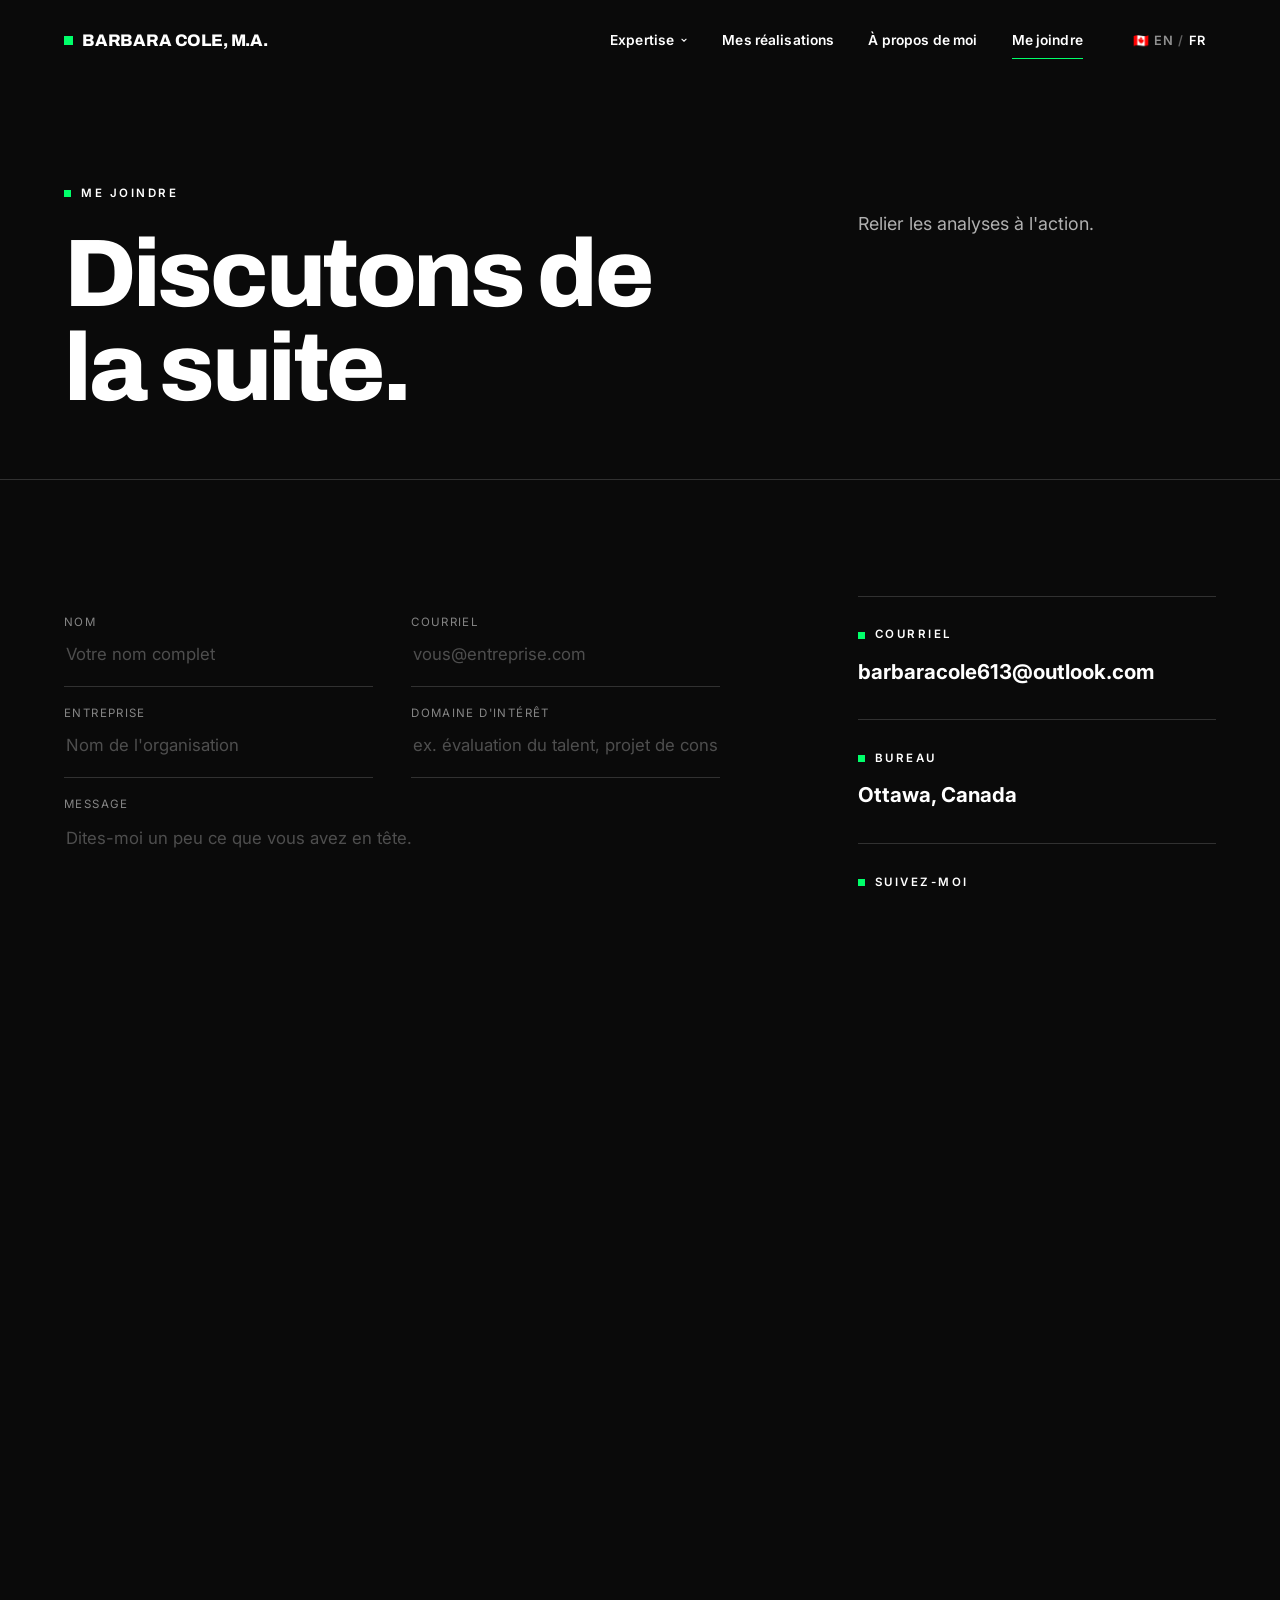
<file: fr/contact.html>
<!DOCTYPE html>
<html lang="fr">
<head>
<meta charset="UTF-8">
<meta name="viewport" content="width=device-width, initial-scale=1.0">
<title>Contact — Barbara Cole, M.A.</title>
<meta name="description" content="Amorcez une conversation avec Barbara Cole, M.A. au sujet de votre prochain mandat de stratégie, d'opérations ou de transformation.">
<meta property="og:type" content="website">
<meta property="og:url" content="https://coleassessment.ca/fr/contact">
<meta property="og:title" content="Contact — Barbara Cole, M.A.">
<meta property="og:description" content="Amorcez une conversation avec Barbara Cole, M.A. au sujet de votre prochain mandat de stratégie, d'opérations ou de transformation.">
<meta property="og:image" content="https://coleassessment.ca/assets/images/measure-what-matters.jpeg">
<meta property="og:image:width" content="930">
<meta property="og:image:height" content="232">
<meta name="twitter:card" content="summary_large_image">
<meta name="twitter:title" content="Contact — Barbara Cole, M.A.">
<meta name="twitter:description" content="Amorcez une conversation avec Barbara Cole, M.A. au sujet de votre prochain mandat de stratégie, d'opérations ou de transformation.">
<meta name="twitter:image" content="https://coleassessment.ca/assets/images/measure-what-matters.jpeg">
<link rel="icon" type="image/svg+xml" href="../assets/favicon.svg">
<link rel="alternate" hreflang="en" href="https://coleassessment.ca/contact">
<link rel="alternate" hreflang="fr" href="https://coleassessment.ca/fr/contact">
<link rel="alternate" hreflang="x-default" href="https://coleassessment.ca/contact">
<link rel="preconnect" href="https://fonts.googleapis.com">
<link rel="preconnect" href="https://fonts.gstatic.com" crossorigin>
<link href="https://fonts.googleapis.com/css2?family=Archivo:wght@500;700;800;900&amp;family=Inter:wght@400;500;600;700&amp;display=swap" rel="stylesheet">
<link rel="stylesheet" href="../css/style.css">
</head>
<body class="theme-dark" style="background:var(--black);">

<div class="scroll-progress"></div>

<!-- ============ HEADER ============ -->
<header class="site-header on-dark">
  <a href="index.html" class="logo"><span class="dot"></span>BARBARA COLE, M.A.</a>

  <nav class="main-nav">
    <ul class="nav-links">
      <li class="nav-item has-mega">
        <a href="services.html" class="nav-link">Expertise
          <svg class="nav-caret" viewBox="0 0 10 10" fill="none"><path d="M2 3.5L5 6.5L8 3.5" stroke="currentColor" stroke-width="1.3"/></svg>
        </a>
        <div class="mega-menu">
          <div class="mega-grid">
            <div class="mega-col-label">
              <span class="eyebrow">Mon expertise</span>
              <p class="lede on-dark mt-16" style="font-size:1.05rem;">Une expertise fondée sur des données probantes, en évaluation, en développement du talent, en changement organisationnel et en solutions novatrices en gestion des personnes.</p>
            </div>
            <div class="mega-links">
              <div class="mega-link-item">
                <span class="num">01</span>
                <a href="services.html#talent-assessment">Évaluation du talent et du leadership</a>
                <p>Des outils et des cadres pour évaluer le potentiel, le rendement et la maturité en leadership.</p>
              </div>
              <div class="mega-link-item">
                <span class="num">02</span>
                <a href="services.html#learning-development">Apprentissage et développement</a>
                <p>Des programmes de formation et de développement qui renforcent les compétences là où elles comptent le plus.</p>
              </div>
              <div class="mega-link-item">
                <span class="num">03</span>
                <a href="services.html#org-effectiveness">Changement et transformation organisationnels</a>
                <p>Redéfinir les structures, les rôles et les processus pour que l'organisation fonctionne comme prévu.</p>
              </div>
              <div class="mega-link-item">
                <span class="num">04</span>
                <a href="services.html#digital-solutions">Solutions novatrices en gestion des personnes</a>
                <p>Des approches créatives et concrètes aux défis du talent et de l'évaluation.</p>
              </div>
            </div>
            <div class="mega-cta">
              <span class="eyebrow">En vedette</span>
              <a href="work.html" class="arrow-link mt-16" style="display:flex;">Voir mes réalisations <span class="arrow">→</span></a>
            </div>
          </div>
        </div>
      </li>
      <li class="nav-item"><a href="work.html#digital-tools" class="nav-link">Mes réalisations</a></li>
      <li class="nav-item"><a href="about.html" class="nav-link">À propos de moi</a></li>
      <li class="nav-item"><a href="contact.html" class="nav-link active">Me joindre</a></li>
    </ul>
    <span class="lang-toggle notranslate" translate="no"><span class="lang-flag">🇨🇦</span><a href="../contact.html" class="lang-link">EN</a><span class="lang-sep">/</span><span class="lang-current">FR</span></span>
  </nav>

  <button class="nav-toggle" aria-label="Toggle navigation">
    <span></span><span></span><span></span>
  </button>
</header>

<main style="background:var(--black); color:var(--white);">

  <!-- ============ HERO ============ -->
  <section class="section-tight page-top-space">
    <div class="wrap grid-12">
      <div class="span-8">
        <span class="eyebrow on-dark">Me joindre</span>
        <h1 class="display-1 mt-24">Discutons de<br>la suite.</h1>
      </div>
      <div class="span-4">
        <p class="lede on-dark mt-32">
          Relier les analyses à l'action.
        </p>
      </div>
    </div>
  </section>

  <!-- ============ FORM + INFO ============ -->
  <section class="section border-top" style="border-color:var(--line-dark);">
    <div class="wrap grid-12">

      <!-- Netlify-ready contact form -->
      <div class="span-7">
        <form name="contact" method="POST" data-netlify="true" netlify-honeypot="bot-field">
          <input type="hidden" name="form-name" value="contact">
          <p style="display:none;">
            <label>Ne remplissez pas ce champ si vous êtes humain : <input name="bot-field"></label>
          </p>

          <div class="grid-12" style="gap:0 var(--gutter);">
            <div class="span-6 form-field">
              <label for="name">Nom</label>
              <input type="text" id="name" name="name" placeholder="Votre nom complet" required>
            </div>
            <div class="span-6 form-field">
              <label for="email">Courriel</label>
              <input type="email" id="email" name="email" placeholder="vous@entreprise.com" required>
            </div>
          </div>

          <div class="grid-12" style="gap:0 var(--gutter);">
            <div class="span-6 form-field">
              <label for="company">Entreprise</label>
              <input type="text" id="company" name="company" placeholder="Nom de l'organisation">
            </div>
            <div class="span-6 form-field">
              <label for="topic">Domaine d'intérêt</label>
              <input type="text" id="topic" name="topic" placeholder="ex. évaluation du talent, projet de consultation">
            </div>
          </div>

          <div class="form-field">
            <label for="message">Message</label>
            <textarea id="message" name="message" rows="5" placeholder="Dites-moi un peu ce que vous avez en tête." required></textarea>
          </div>

          <button type="submit" class="btn-accent mt-40">Envoyer le message <span class="arrow">→</span></button>
          <p class="mt-16" style="font-size:0.78rem; color:rgba(255,255,255,0.4);">Ce formulaire est connecté à Netlify Forms — les soumissions apparaîtront dans votre tableau de bord Netlify une fois le site déployé.</p>
        </form>
      </div>

      <!-- Contact info -->
      <div class="span-4 col-start-9">
        <div class="border-top" style="border-color:var(--line-dark); padding-top:24px;">
          <span class="eyebrow on-dark">Courriel</span>
          <a href="mailto:barbaracole613@outlook.com" class="heading-md mt-12" style="display:block;">barbaracole613@outlook.com</a>
        </div>
        <div class="border-top mt-32" style="border-color:var(--line-dark); padding-top:24px;">
          <span class="eyebrow on-dark">Bureau</span>
          <p class="heading-md mt-12">Ottawa, Canada</p>
        </div>
        <div class="border-top border-bottom mt-32" style="border-color:var(--line-dark); padding-top:24px; padding-bottom:24px;">
          <span class="eyebrow on-dark">Suivez-moi</span>
          <div class="flex gap-24 mt-16">
            <a href="https://www.linkedin.com/in/barbara-cole-a3a42413/" class="arrow-link" target="_blank" rel="noopener">LinkedIn</a>
          </div>
        </div>
      </div>
    </div>
  </section>

  <!-- ============ BRAND BANNER ============ -->
  <section class="section-tight">
    <div class="wrap" data-reveal="scale">
      <div class="media ratio-banner-fr line-frame">
        <img src="../assets/images/measure-what-matters-fr.jpeg" alt="Mesurer ce qui compte — bannière de marque de Barbara Cole, M.A.">
        <div class="banner-caption">Mesurer ce qui compte</div>
      </div>
      <p class="body-text mt-24" style="max-width:none; text-align:center;">Des solutions bâties autour de ce qui compte.</p>
    </div>
  </section>

</main>

<!-- ============ FOOTER ============ -->
<footer class="site-footer">
  <div class="wrap footer-grid">
    <div class="footer-col-brand">
      <a href="index.html" class="logo"><span class="dot"></span>BARBARA COLE, M.A.</a>
      <p class="mt-24" style="color:rgba(255,255,255,0.55); font-size:0.9rem; max-width:34ch;">
        L'évaluation, ça compte.
      </p>
    </div>
    <div class="footer-col">
      <h4>Plan du site</h4>
      <a href="services.html">Services</a>
      <a href="work.html">Réalisations</a>
      <a href="about.html">À propos</a>
      <a href="contact.html">Contact</a>
    </div>
    <div class="footer-col">
      <h4>Me joindre</h4>
      <a href="mailto:barbaracole613@outlook.com">barbaracole613@outlook.com</a>
      <a href="#">Ottawa, Canada</a>
    </div>
    <div class="footer-col">
      <h4>Suivez-moi</h4>
      <a href="https://www.linkedin.com/in/barbara-cole-a3a42413/" target="_blank" rel="noopener">LinkedIn</a>
    </div>
  </div>

  <div class="wrap">
    <div class="footer-wordmark">COLE</div>
  </div>

  <div class="wrap footer-bottom">
    <span>© <span data-year>2026</span> Barbara Cole. Tous droits réservés.</span>
    <span><a href="privacy.html" style="color:inherit;">Politique de confidentialité</a> · Site par Barbara Cole — Hébergé sur Netlify</span>
  </div>
</footer>

<script src="../js/main.js"></script>
</body>
</html>
</file>
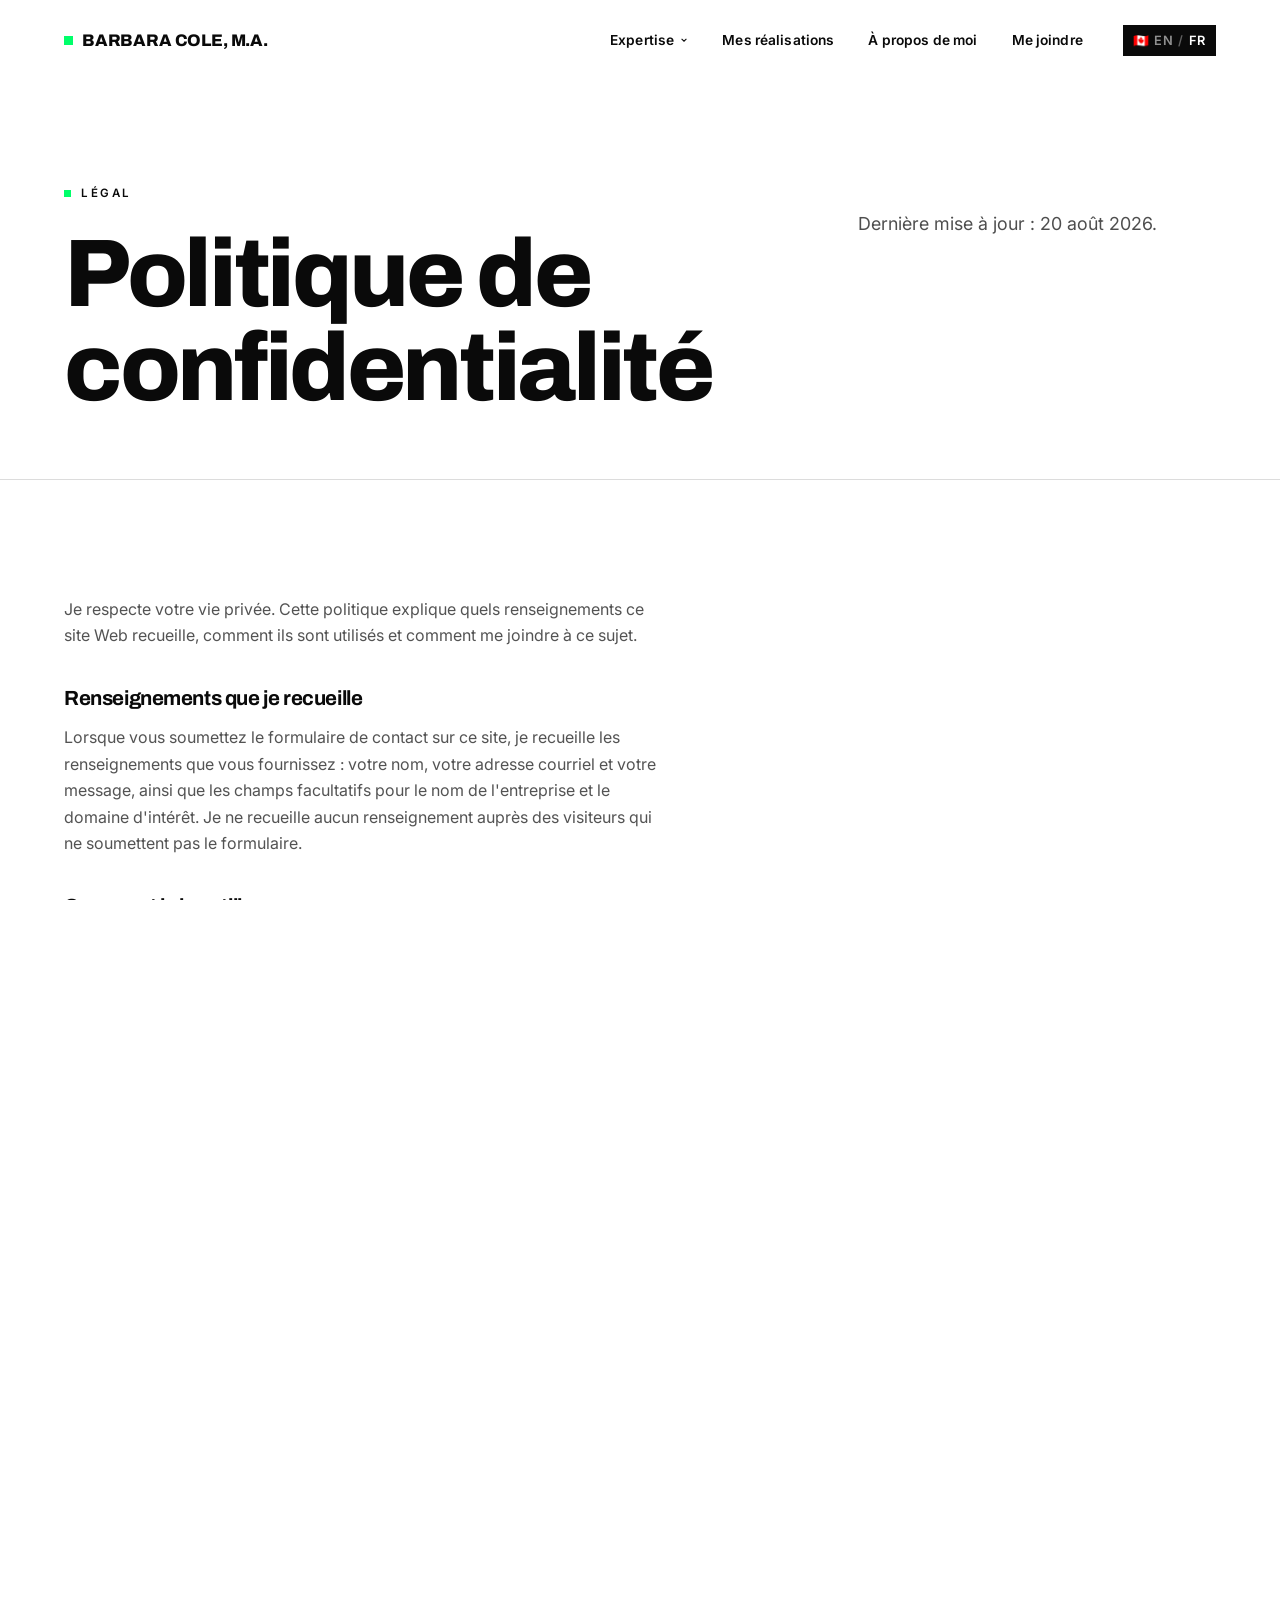
<file: fr/privacy.html>
<!DOCTYPE html>
<html lang="fr">
<head>
<meta charset="UTF-8">
<meta name="viewport" content="width=device-width, initial-scale=1.0">
<title>Politique de confidentialité — Barbara Cole, M.A.</title>
<meta name="description" content="Comment Barbara Cole, M.A. recueille, utilise et protège les renseignements soumis par l'entremise de ce site.">
<meta property="og:type" content="website">
<meta property="og:url" content="https://coleassessment.ca/fr/privacy">
<meta property="og:title" content="Politique de confidentialité — Barbara Cole, M.A.">
<meta property="og:description" content="Comment Barbara Cole, M.A. recueille, utilise et protège les renseignements soumis par l'entremise de ce site.">
<meta property="og:image" content="https://coleassessment.ca/assets/images/measure-what-matters.jpeg">
<meta property="og:image:width" content="930">
<meta property="og:image:height" content="232">
<meta name="twitter:card" content="summary_large_image">
<meta name="twitter:title" content="Politique de confidentialité — Barbara Cole, M.A.">
<meta name="twitter:description" content="Comment Barbara Cole, M.A. recueille, utilise et protège les renseignements soumis par l'entremise de ce site.">
<meta name="twitter:image" content="https://coleassessment.ca/assets/images/measure-what-matters.jpeg">
<link rel="icon" type="image/svg+xml" href="../assets/favicon.svg">
<link rel="alternate" hreflang="en" href="https://coleassessment.ca/privacy">
<link rel="alternate" hreflang="fr" href="https://coleassessment.ca/fr/privacy">
<link rel="alternate" hreflang="x-default" href="https://coleassessment.ca/privacy">
<link rel="preconnect" href="https://fonts.googleapis.com">
<link rel="preconnect" href="https://fonts.gstatic.com" crossorigin>
<link href="https://fonts.googleapis.com/css2?family=Archivo:wght@500;700;800;900&amp;family=Inter:wght@400;500;600;700&amp;display=swap" rel="stylesheet">
<link rel="stylesheet" href="../css/style.css">
</head>
<body>

<div class="scroll-progress"></div>

<!-- ============ HEADER ============ -->
<header class="site-header">
  <a href="index.html" class="logo"><span class="dot"></span>BARBARA COLE, M.A.</a>

  <nav class="main-nav">
    <ul class="nav-links">
      <li class="nav-item has-mega">
        <a href="services.html" class="nav-link">Expertise
          <svg class="nav-caret" viewBox="0 0 10 10" fill="none"><path d="M2 3.5L5 6.5L8 3.5" stroke="currentColor" stroke-width="1.3"/></svg>
        </a>
        <div class="mega-menu">
          <div class="mega-grid">
            <div class="mega-col-label">
              <span class="eyebrow">Mon expertise</span>
              <p class="lede mt-16" style="font-size:1.05rem;">Une expertise fondée sur des données probantes, en évaluation, en développement du talent, en changement organisationnel et en solutions novatrices en gestion des personnes.</p>
            </div>
            <div class="mega-links">
              <div class="mega-link-item">
                <span class="num">01</span>
                <a href="services.html#talent-assessment">Évaluation du talent et du leadership</a>
                <p>Des outils et des cadres pour évaluer le potentiel, le rendement et la maturité en leadership.</p>
              </div>
              <div class="mega-link-item">
                <span class="num">02</span>
                <a href="services.html#learning-development">Apprentissage et développement</a>
                <p>Des programmes de formation et de développement qui renforcent les compétences là où elles comptent le plus.</p>
              </div>
              <div class="mega-link-item">
                <span class="num">03</span>
                <a href="services.html#org-effectiveness">Changement et transformation organisationnels</a>
                <p>Redéfinir les structures, les rôles et les processus pour que l'organisation fonctionne comme prévu.</p>
              </div>
              <div class="mega-link-item">
                <span class="num">04</span>
                <a href="services.html#digital-solutions">Solutions novatrices en gestion des personnes</a>
                <p>Des approches créatives et concrètes aux défis du talent et de l'évaluation.</p>
              </div>
            </div>
            <div class="mega-cta">
              <span class="eyebrow">En vedette</span>
              <a href="work.html" class="arrow-link mt-16" style="display:flex;">Voir mes réalisations <span class="arrow">→</span></a>
            </div>
          </div>
        </div>
      </li>
      <li class="nav-item"><a href="work.html#digital-tools" class="nav-link">Mes réalisations</a></li>
      <li class="nav-item"><a href="about.html" class="nav-link">À propos de moi</a></li>
      <li class="nav-item"><a href="contact.html" class="nav-link">Me joindre</a></li>
    </ul>
    <span class="lang-toggle notranslate" translate="no"><span class="lang-flag">🇨🇦</span><a href="../privacy.html" class="lang-link">EN</a><span class="lang-sep">/</span><span class="lang-current">FR</span></span>
  </nav>

  <button class="nav-toggle" aria-label="Toggle navigation">
    <span></span><span></span><span></span>
  </button>
</header>

<main>

  <!-- ============ HERO ============ -->
  <section class="section-tight page-top-space">
    <div class="wrap grid-12">
      <div class="span-8">
        <span class="eyebrow">Légal</span>
        <h1 class="display-1 mt-24">Politique de confidentialité</h1>
      </div>
      <div class="span-4">
        <p class="lede mt-32">
          Dernière mise à jour : 20 août 2026.
        </p>
      </div>
    </div>
  </section>

  <!-- ============ POLICY BODY ============ -->
  <section class="section border-top">
    <div class="wrap grid-12">
      <div class="span-8">

        <p class="body-text">Je respecte votre vie privée. Cette politique explique quels renseignements ce site Web recueille, comment ils sont utilisés et comment me joindre à ce sujet.</p>

        <h2 class="heading-md mt-40">Renseignements que je recueille</h2>
        <p class="body-text mt-16">Lorsque vous soumettez le formulaire de contact sur ce site, je recueille les renseignements que vous fournissez : votre nom, votre adresse courriel et votre message, ainsi que les champs facultatifs pour le nom de l'entreprise et le domaine d'intérêt. Je ne recueille aucun renseignement auprès des visiteurs qui ne soumettent pas le formulaire.</p>

        <h2 class="heading-md mt-40">Comment je les utilise</h2>
        <p class="body-text mt-16">Les renseignements soumis par l'entremise du formulaire de contact servent uniquement à répondre à votre demande. Je ne les utilise pas pour des listes de marketing, et je ne les vends, ne les loue ni ne les partage avec des tiers.</p>

        <h2 class="heading-md mt-40">Où ils sont conservés</h2>
        <p class="body-text mt-16">Les soumissions du formulaire de contact sont traitées par Netlify Forms, le service tiers de gestion de formulaires intégré à l'hébergeur de ce site, et transmises à une adresse courriel que je consulte périodiquement. Vos renseignements ne sont conservés dans aucune autre base de données ou système.</p>

        <h2 class="heading-md mt-40">Témoins et suivi</h2>
        <p class="body-text mt-16">Ce site n'utilise ni témoins (cookies), ni outils d'analyse, ni scripts de suivi tiers.</p>

        <h2 class="heading-md mt-40">Vos droits</h2>
        <p class="body-text mt-16">Vous pouvez me demander en tout temps d'accéder à tout renseignement que vous avez soumis, de le corriger ou de le supprimer, en écrivant à <a href="mailto:barbaracole613@outlook.com">barbaracole613@outlook.com</a>. Je répondrai rapidement.</p>

        <h2 class="heading-md mt-40">Conservation</h2>
        <p class="body-text mt-16">Je conserve les soumissions du formulaire de contact uniquement le temps nécessaire pour répondre à votre demande, ou jusqu'à ce que vous me demandiez de les supprimer.</p>

        <h2 class="heading-md mt-40">Modifications à cette politique</h2>
        <p class="body-text mt-16">Je peux mettre à jour cette politique de temps à autre. La date en haut de cette page reflète la révision la plus récente.</p>

        <h2 class="heading-md mt-40">Me joindre</h2>
        <p class="body-text mt-16">Les questions au sujet de cette politique peuvent être envoyées à <a href="mailto:barbaracole613@outlook.com">barbaracole613@outlook.com</a>.</p>

      </div>
    </div>
  </section>

  <!-- ============ CTA BAND ============ -->
  <section class="section on-dark" style="padding-top:clamp(80px,10vw,160px); padding-bottom:clamp(80px,10vw,160px);">
    <div class="wrap">
      <div class="grid-12" style="align-items:end;">
        <div class="span-9">
          <span class="eyebrow on-dark">Discutons</span>
          <h2 class="display-1 mt-24">Prêt à optimiser<br>vos <span class="rotate-word-wrap"><span class="rotate-word" data-rotate-words="outils, décisions, systèmes, processus, programmes, cadres">outils</span></span> d'évaluation?</h2>
          <p class="lede on-dark mt-16">Transformons la complexité en clarté — et les analyses en un meilleur rendement.</p>
        </div>
        <div class="span-3" style="justify-self:end;">
          <a href="contact.html" class="btn-accent">Me joindre <span class="arrow">→</span></a>
        </div>
      </div>
    </div>
  </section>

</main>

<!-- ============ FOOTER ============ -->
<footer class="site-footer">
  <div class="wrap footer-grid">
    <div class="footer-col-brand">
      <a href="index.html" class="logo"><span class="dot"></span>BARBARA COLE, M.A.</a>
      <p class="mt-24" style="color:rgba(255,255,255,0.55); font-size:0.9rem; max-width:34ch;">
        L'évaluation, ça compte.
      </p>
    </div>
    <div class="footer-col">
      <h4>Plan du site</h4>
      <a href="services.html">Services</a>
      <a href="work.html">Réalisations</a>
      <a href="about.html">À propos</a>
      <a href="contact.html">Contact</a>
    </div>
    <div class="footer-col">
      <h4>Me joindre</h4>
      <a href="mailto:barbaracole613@outlook.com">barbaracole613@outlook.com</a>
      <a href="#">Ottawa, Canada</a>
    </div>
    <div class="footer-col">
      <h4>Suivez-moi</h4>
      <a href="https://www.linkedin.com/in/barbara-cole-a3a42413/" target="_blank" rel="noopener">LinkedIn</a>
    </div>
  </div>

  <div class="wrap">
    <div class="footer-wordmark">COLE</div>
  </div>

  <div class="wrap footer-bottom">
    <span>© <span data-year>2026</span> Barbara Cole. Tous droits réservés.</span>
    <span><a href="privacy.html" style="color:inherit;">Politique de confidentialité</a> · Site par Barbara Cole — Hébergé sur Netlify</span>
  </div>
</footer>

<script src="../js/main.js"></script>
</body>
</html>
</file>
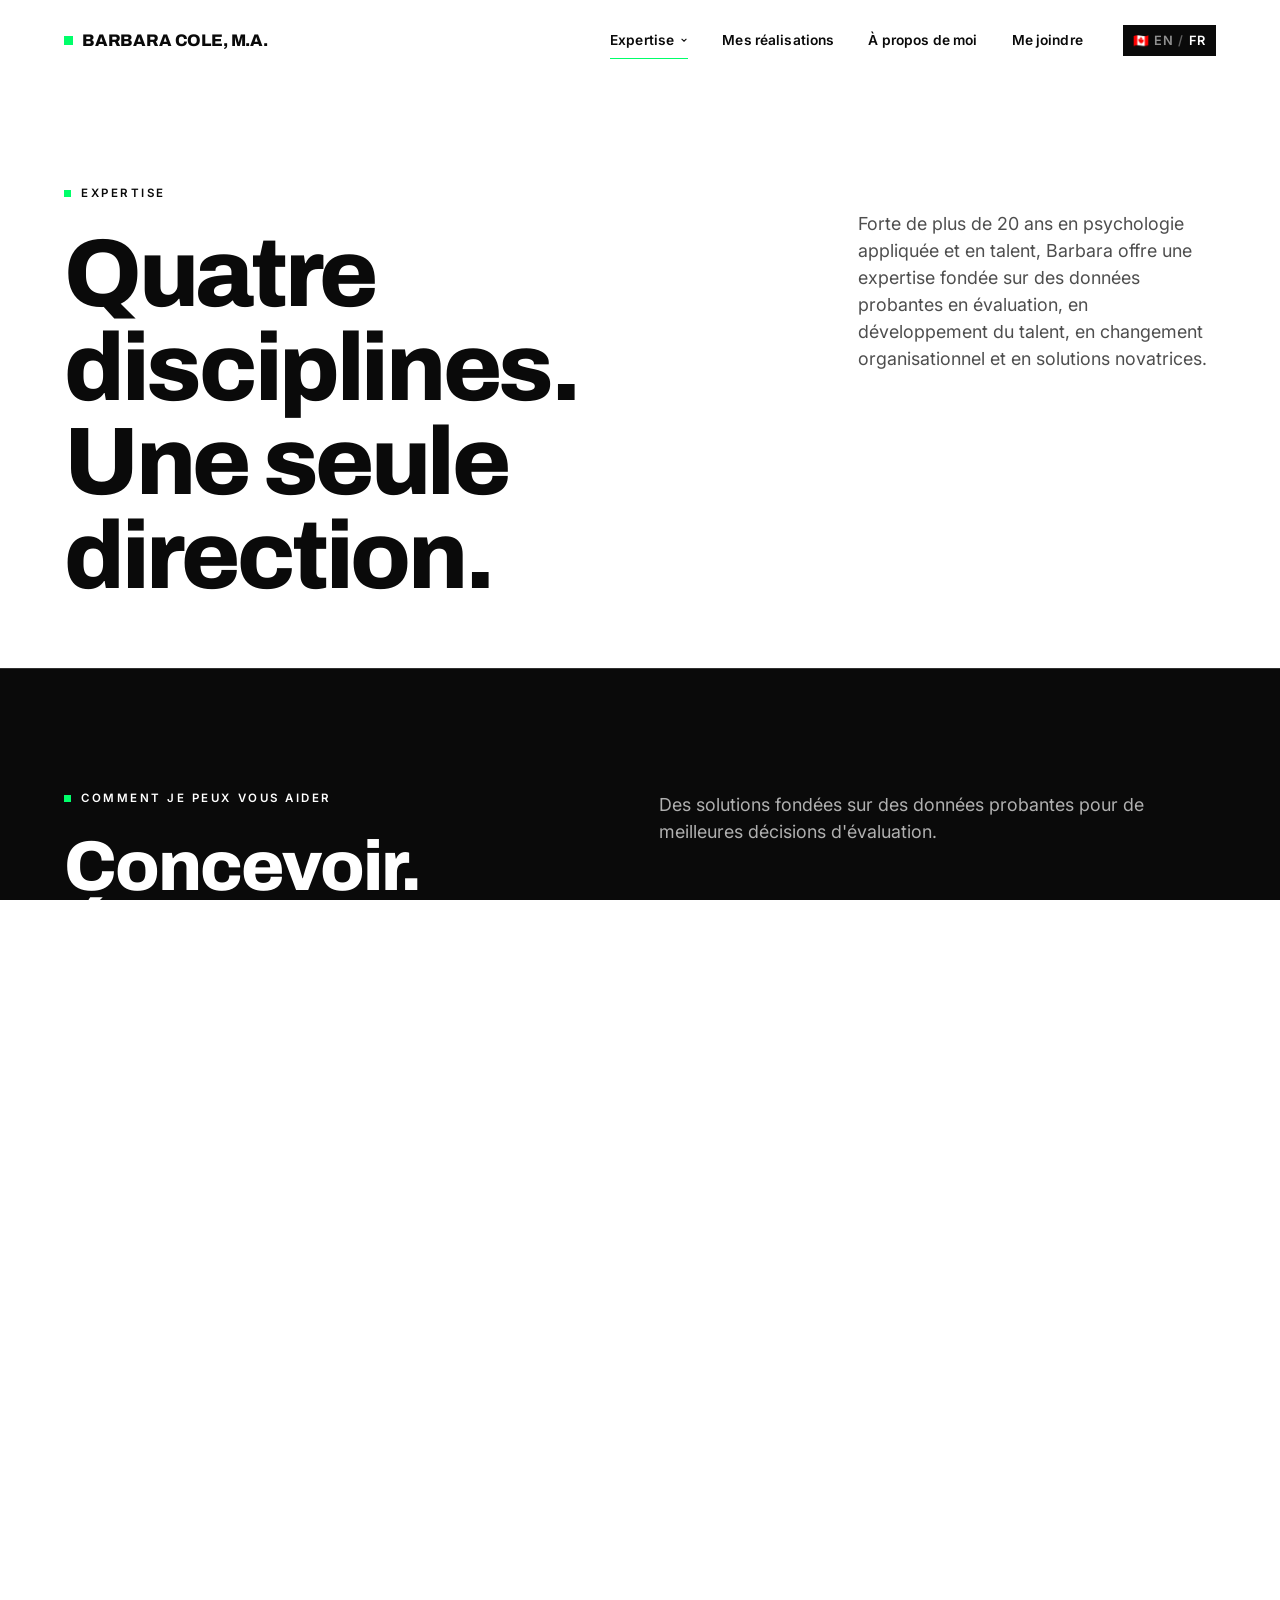
<file: fr/services.html>
<!DOCTYPE html>
<html lang="fr">
<head>
<meta charset="UTF-8">
<meta name="viewport" content="width=device-width, initial-scale=1.0">
<title>Services — Barbara Cole, M.A.</title>
<meta name="description" content="Évaluation du talent et du leadership, apprentissage et développement, changement organisationnel et solutions numériques de Barbara Cole, M.A.">
<meta property="og:type" content="website">
<meta property="og:url" content="https://coleassessment.ca/fr/services">
<meta property="og:title" content="Services — Barbara Cole, M.A.">
<meta property="og:description" content="Évaluation du talent et du leadership, apprentissage et développement, changement organisationnel et solutions numériques de Barbara Cole, M.A.">
<meta property="og:image" content="https://coleassessment.ca/assets/images/measure-what-matters.jpeg">
<meta property="og:image:width" content="930">
<meta property="og:image:height" content="232">
<meta name="twitter:card" content="summary_large_image">
<meta name="twitter:title" content="Services — Barbara Cole, M.A.">
<meta name="twitter:description" content="Évaluation du talent et du leadership, apprentissage et développement, changement organisationnel et solutions numériques de Barbara Cole, M.A.">
<meta name="twitter:image" content="https://coleassessment.ca/assets/images/measure-what-matters.jpeg">
<link rel="icon" type="image/svg+xml" href="../assets/favicon.svg">
<link rel="alternate" hreflang="en" href="https://coleassessment.ca/services">
<link rel="alternate" hreflang="fr" href="https://coleassessment.ca/fr/services">
<link rel="alternate" hreflang="x-default" href="https://coleassessment.ca/services">
<link rel="preconnect" href="https://fonts.googleapis.com">
<link rel="preconnect" href="https://fonts.gstatic.com" crossorigin>
<link href="https://fonts.googleapis.com/css2?family=Archivo:wght@500;700;800;900&amp;family=Inter:wght@400;500;600;700&amp;display=swap" rel="stylesheet">
<link rel="stylesheet" href="../css/style.css">
</head>
<body>

<div class="scroll-progress"></div>

<!-- ============ HEADER ============ -->
<header class="site-header">
  <a href="index.html" class="logo"><span class="dot"></span>BARBARA COLE, M.A.</a>

  <nav class="main-nav">
    <ul class="nav-links">
      <li class="nav-item has-mega">
        <a href="services.html" class="nav-link active">Expertise
          <svg class="nav-caret" viewBox="0 0 10 10" fill="none"><path d="M2 3.5L5 6.5L8 3.5" stroke="currentColor" stroke-width="1.3"/></svg>
        </a>
        <div class="mega-menu">
          <div class="mega-grid">
            <div class="mega-col-label">
              <span class="eyebrow">Mon expertise</span>
              <p class="lede mt-16" style="font-size:1.05rem;">Une expertise fondée sur des données probantes, en évaluation, en développement du talent, en changement organisationnel et en solutions novatrices en gestion des personnes.</p>
            </div>
            <div class="mega-links">
              <div class="mega-link-item">
                <span class="num">01</span>
                <a href="services.html#talent-assessment">Évaluation du talent et du leadership</a>
                <p>Des outils et des cadres pour évaluer le potentiel, le rendement et la maturité en leadership.</p>
              </div>
              <div class="mega-link-item">
                <span class="num">02</span>
                <a href="services.html#learning-development">Apprentissage et développement</a>
                <p>Des programmes de formation et de développement qui renforcent les compétences là où elles comptent le plus.</p>
              </div>
              <div class="mega-link-item">
                <span class="num">03</span>
                <a href="services.html#org-effectiveness">Changement et transformation organisationnels</a>
                <p>Redéfinir les structures, les rôles et les processus pour que l'organisation fonctionne comme prévu.</p>
              </div>
              <div class="mega-link-item">
                <span class="num">04</span>
                <a href="services.html#digital-solutions">Solutions novatrices en gestion des personnes</a>
                <p>Des approches créatives et concrètes aux défis du talent et de l'évaluation.</p>
              </div>
            </div>
            <div class="mega-cta">
              <span class="eyebrow">En vedette</span>
              <a href="work.html" class="arrow-link mt-16" style="display:flex;">Voir mes réalisations <span class="arrow">→</span></a>
            </div>
          </div>
        </div>
      </li>
      <li class="nav-item"><a href="work.html#digital-tools" class="nav-link">Mes réalisations</a></li>
      <li class="nav-item"><a href="about.html" class="nav-link">À propos de moi</a></li>
      <li class="nav-item"><a href="contact.html" class="nav-link">Me joindre</a></li>
    </ul>
    <span class="lang-toggle notranslate" translate="no"><span class="lang-flag">🇨🇦</span><a href="../services.html" class="lang-link">EN</a><span class="lang-sep">/</span><span class="lang-current">FR</span></span>
  </nav>

  <button class="nav-toggle" aria-label="Toggle navigation">
    <span></span><span></span><span></span>
  </button>
</header>

<main>

  <!-- ============ HERO ============ -->
  <section class="section-tight page-top-space">
    <div class="wrap grid-12">
      <div class="span-8">
        <span class="eyebrow">Expertise</span>
        <h1 class="display-1 mt-24">Quatre disciplines.<br>Une seule direction.</h1>
      </div>
      <div class="span-4">
        <p class="lede mt-32">
          Forte de plus de 20 ans en psychologie appliquée et en talent, Barbara offre une expertise fondée sur des données probantes en évaluation, en développement du talent, en changement organisationnel et en solutions novatrices.
        </p>
      </div>
    </div>
  </section>

  <!-- ============ ENGAGEMENT MODELS ============ -->
  <section class="section on-dark border-top">
    <div class="wrap">
      <div class="grid-12">
        <div class="span-5">
          <span class="eyebrow on-dark">Comment je peux vous aider</span>
          <h2 class="display-2 mt-24">Concevoir. Évaluer. Conseiller.</h2>
        </div>
        <div class="span-6 col-start-7">
          <p class="lede mt-8">Des solutions fondées sur des données probantes pour de meilleures décisions d'évaluation.</p>
        </div>
      </div>
      <div class="grid-12 mt-56" style="row-gap:var(--gutter);">
        <div class="span-4" data-reveal>
          <div class="card-plain" style="height:100%;">
            <span class="eyebrow muted">Concevoir</span>
            <h3 class="heading-md">Créer des outils d'évaluation et des solutions de talent.</h3>
            <p class="body-text">Concevoir ou développer des outils, des cadres, des processus et des solutions numériques d'évaluation sur mesure — ou s'engager directement à diriger des projets et des programmes d'évaluation.</p>
          </div>
        </div>
        <div class="span-4" data-reveal data-reveal-delay="1">
          <div class="card-plain" style="height:100%;">
            <span class="eyebrow muted">Évaluer</span>
            <h3 class="heading-md">Évaluer les systèmes, outils et pratiques existants.</h3>
            <p class="body-text">Évaluer de façon indépendante les évaluations, outils, processus, méthodologies et données probantes existants sur le plan de la qualité, de la validité, de l'équité et de l'alignement avec les objectifs organisationnels.</p>
          </div>
        </div>
        <div class="span-4" data-reveal data-reveal-delay="2">
          <div class="card-plain" style="height:100%;">
            <span class="eyebrow muted">Conseiller</span>
            <h3 class="heading-md">Offrir des conseils d'expert indépendants.</h3>
            <p class="body-text">Fournir des conseils indépendants, fondés sur des données probantes, sur la stratégie d'évaluation, les décisions de talent, la mise en œuvre et l'amélioration continue.</p>
          </div>
        </div>
      </div>
    </div>
  </section>

  <!-- ============ 01 TALENT & LEADERSHIP ASSESSMENT ============ -->
  <section id="talent-assessment" class="section border-top">
    <div class="wrap grid-12" style="align-items:center;">
      <div class="span-6" data-reveal>
        <span class="eyebrow"><span class="mono-num">01</span> — Évaluation du talent et du leadership</span>
        <h2 class="display-2 mt-24">Mesurer ce qui<br>prédit réellement un rendement efficace.</h2>
        <p class="body-text mt-24">Fondé sur plus de 20 ans de conception et de validation d'évaluations à enjeux élevés.</p>
        <ul class="mt-32" style="display:flex; flex-direction:column;">
          <li class="flex items-center gap-16 border-top" style="padding:16px 0;"><span style="width:6px;height:6px;background:var(--green);flex-shrink:0;"></span>Tests basés sur les compétences</li>
          <li class="flex items-center gap-16 border-top" style="padding:16px 0;"><span style="width:6px;height:6px;background:var(--green);flex-shrink:0;"></span>Tests orientés vers le passé, incluant l'examen de l'expérience, l'entrevue comportementale, le 360 degrés et la vérification structurée des références</li>
          <li class="flex items-center gap-16 border-top" style="padding:16px 0;"><span style="width:6px;height:6px;background:var(--green);flex-shrink:0;"></span>Questions d'entrevue situationnelles, simulations et jeux de rôle orientés vers l'avenir</li>
          <li class="flex items-center gap-16 border-top border-bottom" style="padding:16px 0;"><span style="width:6px;height:6px;background:var(--green);flex-shrink:0;"></span>Examen professionnel de la qualité de l'évaluation avec rapport et recommandations</li>
        </ul>
      </div>
      <div class="span-5 col-start-8" data-reveal="scale">
        <div class="media ratio-tall duotone">
          <img src="../assets/images/structured-interview.jpeg" alt="Une entrevue structurée ou une conversation d'évaluation en cours.">
        </div>
      </div>
    </div>
  </section>

  <!-- ============ 02 LEARNING & DEVELOPMENT ============ -->
  <section id="learning-development" class="section off-white border-top">
    <div class="wrap grid-12" style="align-items:center;">
      <div class="span-5" data-reveal="scale">
        <div class="media ratio-tall duotone">
          <img src="../assets/images/misty-forest.jpeg" alt="Un sentier de forêt brumeux qui s'étend au loin.">
        </div>
      </div>
      <div class="span-6 col-start-7" data-reveal>
        <span class="eyebrow"><span class="mono-num">02</span> — Apprentissage et développement</span>
        <h2 class="display-2 mt-24">Bâtir des compétences,<br>pas seulement du contenu.</h2>
        <p class="body-text mt-24">Des programmes de formation issus d'une expertise réelle en évaluation et en développement du leadership.</p>
        <ul class="mt-32" style="display:flex; flex-direction:column;">
          <li class="flex items-center gap-16 border-top" style="padding:16px 0;"><span style="width:6px;height:6px;background:var(--green);flex-shrink:0;"></span>Formation et conception sur mesure</li>
          <li class="flex items-center gap-16 border-top" style="padding:16px 0;"><span style="width:6px;height:6px;background:var(--green);flex-shrink:0;"></span>Animation et prestation d'ateliers</li>
          <li class="flex items-center gap-16 border-top border-bottom" style="padding:16px 0;"><span style="width:6px;height:6px;background:var(--green);flex-shrink:0;"></span>Gabarits, guides et outils de littératie en évaluation professionnelle</li>
        </ul>
      </div>
    </div>
  </section>

  <!-- ============ 03 ORGANIZATIONAL CHANGE & TRANSFORMATION ============ -->
  <section id="org-effectiveness" class="section border-top">
    <div class="wrap grid-12" style="align-items:center;">
      <div class="span-6" data-reveal>
        <span class="eyebrow"><span class="mono-num">03</span> — Changement et transformation organisationnels</span>
        <h2 class="display-2 mt-24">Des structures qui<br>s'harmonisent à la stratégie.</h2>
        <p class="body-text mt-24">Des cadres de compétences optimisés pour l'évaluation au sein de votre organisation.</p>
        <ul class="mt-32" style="display:flex; flex-direction:column;">
          <li class="flex items-center gap-16 border-top" style="padding:16px 0;"><span style="width:6px;height:6px;background:var(--green);flex-shrink:0;"></span>Développement de cadres de compétences fondamentales et de leadership</li>
          <li class="flex items-center gap-16 border-top" style="padding:16px 0;"><span style="width:6px;height:6px;background:var(--green);flex-shrink:0;"></span>Examen, refonte et conception de systèmes et de programmes de talent</li>
          <li class="flex items-center gap-16 border-top border-bottom" style="padding:16px 0;"><span style="width:6px;height:6px;background:var(--green);flex-shrink:0;"></span>Gestion du changement</li>
        </ul>
      </div>
      <div class="span-5 col-start-8" data-reveal="scale">
        <div class="media ratio-tall duotone">
          <img src="../assets/images/butterfly-transformation.jpeg" alt="Un papillon émergeant de sa chrysalide.">
        </div>
      </div>
    </div>
  </section>

  <!-- ============ 04 DIGITAL SOLUTIONS ============ -->
  <section id="digital-solutions" class="section off-white border-top border-bottom">
    <div class="wrap grid-12" style="align-items:center;">
      <div class="span-5" data-reveal="scale">
        <div class="media ratio-tall duotone">
          <img src="../assets/images/performance-analytics.jpeg" alt="Analyse du rendement affichée sur un écran d'ordinateur portable.">
        </div>
      </div>
      <div class="span-6 col-start-7" data-reveal>
        <span class="eyebrow"><span class="mono-num">04</span> — Solutions novatrices en gestion des personnes</span>
        <h2 class="display-2 mt-24">Des outils d'évaluation,<br>conçus pour évoluer.</h2>
        <p class="body-text mt-24">Des outils numériques concrets, nés de véritables défis d'évaluation, ainsi que de la théorie et de la recherche.</p>
        <ul class="mt-32" style="display:flex; flex-direction:column;">
          <li class="flex items-center gap-16 border-top" style="padding:16px 0;"><span style="width:6px;height:6px;background:var(--green);flex-shrink:0;"></span>Conseils professionnels en évaluation et solutions centrées sur les personnes</li>
          <li class="flex items-center gap-16 border-top" style="padding:16px 0;"><span style="width:6px;height:6px;background:var(--green);flex-shrink:0;"></span>Guides et gabarits d'évaluation personnalisés</li>
          <li class="flex items-center gap-16 border-top border-bottom" style="padding:16px 0;"><span style="width:6px;height:6px;background:var(--green);flex-shrink:0;"></span>Outils numériques pour améliorer la littératie, l'efficacité et l'efficience des opérations et des systèmes</li>
        </ul>
      </div>
    </div>
  </section>

  <!-- ============ CTA BAND ============ -->
  <section class="section on-dark" style="padding-top:clamp(80px,10vw,160px); padding-bottom:clamp(80px,10vw,160px);">
    <div class="wrap">
      <div class="grid-12" style="align-items:end;">
        <div class="span-9">
          <span class="eyebrow on-dark">Discutons</span>
          <h2 class="display-1 mt-24">Prêt à optimiser<br>vos <span class="rotate-word-wrap"><span class="rotate-word" data-rotate-words="outils, décisions, systèmes, processus, programmes, cadres">outils</span></span> d'évaluation?</h2>
          <p class="lede on-dark mt-16">Transformons la complexité en clarté — et les analyses en un meilleur rendement.</p>
        </div>
        <div class="span-3" style="justify-self:end;">
          <a href="contact.html" class="btn-accent">Me joindre <span class="arrow">→</span></a>
        </div>
      </div>
    </div>
  </section>

</main>

<!-- ============ FOOTER ============ -->
<footer class="site-footer">
  <div class="wrap footer-grid">
    <div class="footer-col-brand">
      <a href="index.html" class="logo"><span class="dot"></span>BARBARA COLE, M.A.</a>
      <p class="mt-24" style="color:rgba(255,255,255,0.55); font-size:0.9rem; max-width:34ch;">
        L'évaluation, ça compte.
      </p>
    </div>
    <div class="footer-col">
      <h4>Plan du site</h4>
      <a href="services.html">Services</a>
      <a href="work.html">Réalisations</a>
      <a href="about.html">À propos</a>
      <a href="contact.html">Contact</a>
    </div>
    <div class="footer-col">
      <h4>Me joindre</h4>
      <a href="mailto:barbaracole613@outlook.com">barbaracole613@outlook.com</a>
      <a href="#">Ottawa, Canada</a>
    </div>
    <div class="footer-col">
      <h4>Suivez-moi</h4>
      <a href="https://www.linkedin.com/in/barbara-cole-a3a42413/" target="_blank" rel="noopener">LinkedIn</a>
    </div>
  </div>

  <div class="wrap">
    <div class="footer-wordmark">COLE</div>
  </div>

  <div class="wrap footer-bottom">
    <span>© <span data-year>2026</span> Barbara Cole. Tous droits réservés.</span>
    <span><a href="privacy.html" style="color:inherit;">Politique de confidentialité</a> · Site par Barbara Cole — Hébergé sur Netlify</span>
  </div>
</footer>

<script src="../js/main.js"></script>
</body>
</html>
</file>
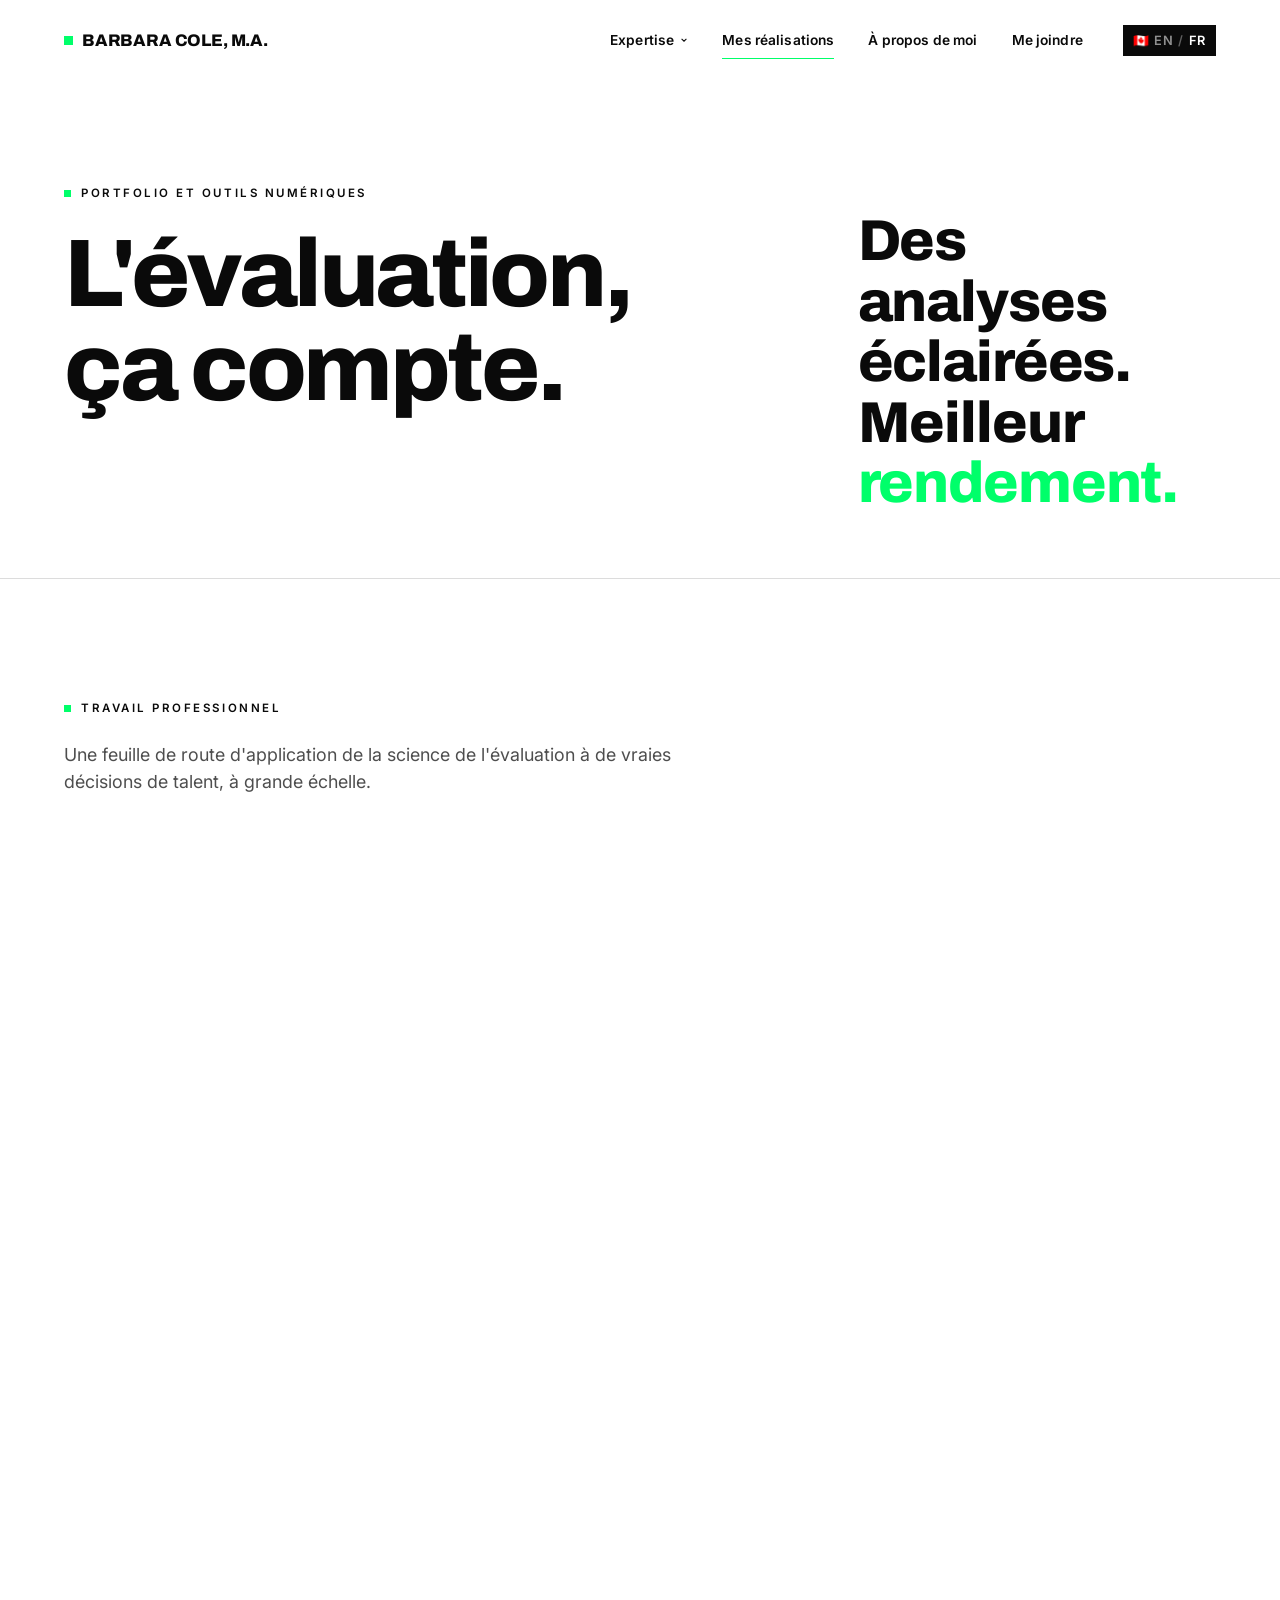
<file: fr/work.html>
<!DOCTYPE html>
<html lang="fr">
<head>
<meta charset="UTF-8">
<meta name="viewport" content="width=device-width, initial-scale=1.0">
<title>Réalisations — Barbara Cole, M.A.</title>
<meta name="description" content="Outils d'évaluation numériques gratuits de Barbara Cole, M.A., organisés par stratégies d'évaluation, outils, littératie et solutions numériques.">
<meta property="og:type" content="website">
<meta property="og:url" content="https://coleassessment.ca/fr/work">
<meta property="og:title" content="Réalisations — Barbara Cole, M.A.">
<meta property="og:description" content="Outils d'évaluation numériques gratuits de Barbara Cole, M.A., organisés par stratégies d'évaluation, outils, littératie et solutions numériques.">
<meta property="og:image" content="https://coleassessment.ca/assets/images/measure-what-matters.jpeg">
<meta property="og:image:width" content="930">
<meta property="og:image:height" content="232">
<meta name="twitter:card" content="summary_large_image">
<meta name="twitter:title" content="Réalisations — Barbara Cole, M.A.">
<meta name="twitter:description" content="Outils d'évaluation numériques gratuits de Barbara Cole, M.A., organisés par stratégies d'évaluation, outils, littératie et solutions numériques.">
<meta name="twitter:image" content="https://coleassessment.ca/assets/images/measure-what-matters.jpeg">
<link rel="icon" type="image/svg+xml" href="../assets/favicon.svg">
<link rel="alternate" hreflang="en" href="https://coleassessment.ca/work">
<link rel="alternate" hreflang="fr" href="https://coleassessment.ca/fr/work">
<link rel="alternate" hreflang="x-default" href="https://coleassessment.ca/work">
<link rel="preconnect" href="https://fonts.googleapis.com">
<link rel="preconnect" href="https://fonts.gstatic.com" crossorigin>
<link href="https://fonts.googleapis.com/css2?family=Archivo:wght@500;700;800;900&amp;family=Inter:wght@400;500;600;700&amp;display=swap" rel="stylesheet">
<link rel="stylesheet" href="../css/style.css">
</head>
<body>

<div class="scroll-progress"></div>

<!-- ============ HEADER ============ -->
<header class="site-header">
  <a href="index.html" class="logo"><span class="dot"></span>BARBARA COLE, M.A.</a>

  <nav class="main-nav">
    <ul class="nav-links">
      <li class="nav-item has-mega">
        <a href="services.html" class="nav-link">Expertise
          <svg class="nav-caret" viewBox="0 0 10 10" fill="none"><path d="M2 3.5L5 6.5L8 3.5" stroke="currentColor" stroke-width="1.3"/></svg>
        </a>
        <div class="mega-menu">
          <div class="mega-grid">
            <div class="mega-col-label">
              <span class="eyebrow">Mon expertise</span>
              <p class="lede mt-16" style="font-size:1.05rem;">Une expertise fondée sur des données probantes, en évaluation, en développement du talent, en changement organisationnel et en solutions novatrices en gestion des personnes.</p>
            </div>
            <div class="mega-links">
              <div class="mega-link-item">
                <span class="num">01</span>
                <a href="services.html#talent-assessment">Évaluation du talent et du leadership</a>
                <p>Des outils et des cadres pour évaluer le potentiel, le rendement et la maturité en leadership.</p>
              </div>
              <div class="mega-link-item">
                <span class="num">02</span>
                <a href="services.html#learning-development">Apprentissage et développement</a>
                <p>Des programmes de formation et de développement qui renforcent les compétences là où elles comptent le plus.</p>
              </div>
              <div class="mega-link-item">
                <span class="num">03</span>
                <a href="services.html#org-effectiveness">Changement et transformation organisationnels</a>
                <p>Redéfinir les structures, les rôles et les processus pour que l'organisation fonctionne comme prévu.</p>
              </div>
              <div class="mega-link-item">
                <span class="num">04</span>
                <a href="services.html#digital-solutions">Solutions novatrices en gestion des personnes</a>
                <p>Des approches créatives et concrètes aux défis du talent et de l'évaluation.</p>
              </div>
            </div>
            <div class="mega-cta">
              <span class="eyebrow">En vedette</span>
              <a href="work.html" class="arrow-link mt-16" style="display:flex;">Voir mes réalisations <span class="arrow">→</span></a>
            </div>
          </div>
        </div>
      </li>
      <li class="nav-item"><a href="work.html#digital-tools" class="nav-link active">Mes réalisations</a></li>
      <li class="nav-item"><a href="about.html" class="nav-link">À propos de moi</a></li>
      <li class="nav-item"><a href="contact.html" class="nav-link">Me joindre</a></li>
    </ul>
    <span class="lang-toggle notranslate" translate="no"><span class="lang-flag">🇨🇦</span><a href="../work.html" class="lang-link">EN</a><span class="lang-sep">/</span><span class="lang-current">FR</span></span>
  </nav>

  <button class="nav-toggle" aria-label="Toggle navigation">
    <span></span><span></span><span></span>
  </button>
</header>

<main>

  <!-- ============ HERO ============ -->
  <section class="section-tight page-top-space">
    <div class="wrap grid-12">
      <div class="span-8">
        <span class="eyebrow">Portfolio et outils numériques</span>
        <h1 class="display-1 mt-24">L'évaluation,<br>ça compte.</h1>
      </div>
      <div class="span-4">
        <p class="mt-32" style="font-family:var(--font-display); font-weight:800; font-size:clamp(2.2rem,4.5vw,3.8rem); letter-spacing:-0.02em; line-height:1.05;">
          Des analyses éclairées.<br>
          <span class="rotate-adj" data-rotate-sync="fr-hero-rotate" data-rotate-variants="Meilleur, Meilleur, Meilleure">Meilleur</span><br>
          <span class="rotate-word-wrap"><span class="rotate-word" id="fr-hero-rotate" data-rotate-words="rendement, potentiel, précision">rendement</span><span class="text-accent">.</span></span>
        </p>
      </div>
    </div>
  </section>

  <!-- ============ SELECTED PROFESSIONAL WORK ============ -->
  <section class="section border-top">
    <div class="wrap grid-12">
      <div class="span-8">
        <span class="eyebrow">Travail professionnel</span>
        <p class="lede mt-24" style="max-width:60ch;">Une feuille de route d'application de la science de l'évaluation à de vraies décisions de talent, à grande échelle.</p>
      </div>
    </div>

    <div class="wrap mt-56" data-reveal>
      <div class="index-row" style="grid-template-columns:80px 1fr;">
        <span class="num">01</span>
        <div>
          <h3>Systèmes d'évaluation</h3>
          <p class="body-text mt-12" style="max-width:60ch;">Conception et mise en œuvre de systèmes d'évaluation à grande échelle et à enjeux élevés, appuyant des décisions de talent à haut volume.</p>
        </div>
      </div>
      <div class="index-row" style="grid-template-columns:80px 1fr;">
        <span class="num">02</span>
        <div>
          <h3>Cadres de compétences</h3>
          <p class="body-text mt-12" style="max-width:60ch;">Développement de cadres de compétences couvrant les capacités fondamentales, techniques et de leadership.</p>
        </div>
      </div>
      <div class="index-row" style="grid-template-columns:80px 1fr;">
        <span class="num">03</span>
        <div>
          <h3>Évaluation du leadership</h3>
          <p class="body-text mt-12" style="max-width:60ch;">Conception et prestation d'approches d'évaluation pour la sélection et le développement du leadership.</p>
        </div>
      </div>
      <div class="index-row" style="grid-template-columns:80px 1fr;">
        <span class="num">04</span>
        <div>
          <h3>Développement du talent</h3>
          <p class="body-text mt-12" style="max-width:60ch;">Traduction des résultats d'évaluation en stratégies de développement et en plans de croissance ciblés.</p>
        </div>
      </div>
      <div class="index-row" style="grid-template-columns:80px 1fr;">
        <span class="num">05</span>
        <div>
          <h3>Solutions d'évaluation numériques</h3>
          <p class="body-text mt-12" style="max-width:60ch;">Création d'outils numériques concrets qui traduisent la science de l'évaluation en flux de travail accessibles et normalisés.</p>
        </div>
      </div>
    </div>
  </section>

  <!-- ============ TOOLS INTRO ============ -->
  <section id="digital-tools" class="section-tight border-top">
    <div class="wrap grid-12">
      <div class="span-8">
        <span class="eyebrow">Outils numériques</span>
        <h2 class="display-2 mt-24">Découvrir mes outils.</h2>
      </div>
      <div class="span-4">
        <p class="lede mt-32">
          Ces outils traduisent des principes et une expertise d'évaluation professionnelle en expériences numériques concrètes.
        </p>
      </div>
    </div>
  </section>

  <!-- ============ CATEGORY: ASSESSMENT & TALENT SOLUTIONS ============ -->
  <section class="section-tight border-top">
    <div class="wrap grid-12">
      <div class="span-8">
        <span class="eyebrow">Solutions d'évaluation et de talent</span>
        <h2 class="display-2 mt-24">Des outils pour des<br>décisions de talent efficaces.</h2>
      </div>
      <div class="span-4">
        <p class="lede mt-32">
          Des outils numériques novateurs pour bâtir, évaluer et développer le talent — ancrés dans la science de l'évaluation.
        </p>
      </div>
    </div>
  </section>

  <!-- ============ 01 ASSESSMENT STRATEGIES ============ -->
  <section id="assessment-strategies" class="section border-top">
    <div class="wrap grid-12" style="align-items:center;">
      <div class="span-6" data-reveal>
        <span class="eyebrow"><span class="mono-num">01</span> — Assessment Architect</span>
        <h2 class="display-2 mt-24">Planifier la bonne<br>façon de mesurer le talent.</h2>
        <p class="body-text mt-24">Assessment Architect est un guide de planification en ligne qui accompagne les concepteurs de tests à travers les décisions de conception les plus importantes — trois dimensions de planification (planification psychométrique, conformité légale et équité, viabilité stratégique et opérationnelle), 30 questions, et une spécification de test détaillée qui mène à un rapport final de maturité de conception avec des cotes codées par couleur et des scores par catégorie, ancrés dans les normes professionnelles d'évaluation. Aucune connexion requise, aucun coût, et rien de propriétaire n'est jamais saisi ni partagé. Là où Assessment Auditor diagnostique la qualité après coup, Architect l'intègre dès le départ — il répond à la question : « sommes-nous prêts à en construire un? »</p>
        <div class="flex items-center gap-16 mt-32">
          <a href="https://assessmentarchitect.com" class="arrow-link" target="_blank" rel="noopener">Assessment Architect <span class="arrow">→</span></a>
        </div>
      </div>
      <div class="span-5 col-start-8" data-reveal="scale">
        <div class="media ratio-tall duotone">
          <img src="../assets/images/tree-rings.jpeg" alt="Coupe transversale des anneaux d'un arbre, reflétant la mesure dans le temps.">
        </div>
      </div>
    </div>
  </section>

  <!-- ============ 02 LITERACY (ASSESSMENT AUDITOR) ============ -->
  <section id="literacy" class="section off-white border-top">
    <div class="wrap grid-12" style="align-items:center;">
      <div class="span-6" data-reveal>
        <span class="eyebrow"><span class="mono-num">02</span> — Assessment Auditor</span>
        <h2 class="display-2 mt-24">Comprendre ce que<br>les résultats signifient.</h2>
        <p class="body-text mt-24">Assessment Auditor est un outil bilingue gratuit qui aide les concepteurs de tests à évaluer la qualité d'un outil d'évaluation du talent existant. Il est arrimé aux normes professionnelles d'évaluation, couvrant l'intégrité psychométrique, l'équité et la défendabilité, ainsi que l'adéquation stratégique et opérationnelle, tout en reflétant les réalités de la pratique appliquée. L'outil génère un rapport automatique avec une cote globale codée par couleur, des scores par catégorie sur une échelle en cinq points, et un indicateur visuel du spectre de qualité — une lecture claire et normalisée de la qualité réelle d'un outil, tant pour les nouveaux venus que pour les concepteurs de tests chevronnés.</p>
        <div class="flex items-center gap-16 mt-32">
          <a href="https://assessmentauditor.com" class="arrow-link" target="_blank" rel="noopener">Assessment Auditor <span class="arrow">→</span></a>
        </div>
      </div>
      <div class="span-5 col-start-8" data-reveal="scale">
        <div class="media ratio-tall duotone">
          <img src="../assets/images/apples-literacy.jpeg" alt="Une pomme tombée reposant dans l'herbe couverte de rosée, en noir et blanc, symbole classique de l'apprentissage et de la littératie.">
        </div>
      </div>
    </div>
  </section>

  <!-- ============ 03 TOOLS (CAREER DEVELOPMENT TOOL) ============ -->
  <section id="tools" class="section border-top">
    <div class="wrap grid-12" style="align-items:center;">
      <div class="span-5" data-reveal="scale">
        <div class="media ratio-tall duotone">
          <img src="../assets/images/minimal-workspace.jpeg" alt="Un espace de travail minimaliste et épuré.">
        </div>
      </div>
      <div class="span-6 col-start-7" data-reveal>
        <span class="eyebrow"><span class="mono-num">03</span> — Career Development Tool</span>
        <h2 class="display-2 mt-24">Des instruments conçus<br>pour de vraies décisions.</h2>

        <div class="mt-32" style="padding:20px 0; border-top:1px solid var(--line); border-bottom:1px solid var(--line);">
          <div style="font-weight:700; margin-bottom:8px;">Career Development Tool</div>
          <p class="body-text mt-0">Un outil gratuit de compétences de carrière propulsé par l'IA pour vous aider à progresser dans votre carrière en renforçant vos compétences professionnelles grâce à une auto-évaluation claire, un rapport et un plan.</p>
          <div class="flex items-center gap-16 mt-16">
            <span class="eyebrow muted">Bientôt disponible</span>
          </div>
        </div>
      </div>
    </div>
  </section>

  <!-- ============ CATEGORY: COMMUNITY & VOLUNTEER WORK ============ -->
  <section class="section-tight off-white border-top">
    <div class="wrap grid-12">
      <div class="span-8">
        <span class="eyebrow">Travail communautaire et bénévole</span>
        <h2 class="display-2 mt-24">Des outils au service<br>du public.</h2>
      </div>
      <div class="span-4">
        <p class="lede mt-32">
          Des ressources numériques gratuites pour un usage communautaire élargi et d'intérêt public.
        </p>
      </div>
    </div>
  </section>

  <!-- ============ 04 DIGITAL SOLUTIONS ============ -->
  <section id="digital-solutions" class="section off-white border-top border-bottom">
    <div class="wrap grid-12" style="align-items:center;">
      <div class="span-5" data-reveal="scale">
        <div class="media ratio-tall duotone">
          <img src="../assets/images/lighthouse.jpeg" alt="Un phare sur une côte rocheuse.">
        </div>
      </div>
      <div class="span-6 col-start-7" data-reveal>
        <span class="eyebrow"><span class="mono-num">01</span> — Solutions numériques</span>
        <h2 class="display-2 mt-24">Des outils de navigation interactifs</h2>
        <p class="body-text mt-24">New Pathways Compass est un outil gratuit de navigation vers des ressources destiné aux gens partout au Canada — parce que les programmes et ressources communautaires ne font une différence que lorsque les gens savent qu'ils existent. Navigation bilingue (français et anglais), jumelage personnalisé à des ressources communautaires, couverture dans chaque province et territoire, information sur les lignes de crise toujours visible, et aucune collecte de données.</p>
        <div class="flex items-center gap-16 mt-32">
          <a href="https://newpathwayscompass.com" class="arrow-link" target="_blank" rel="noopener">New Pathways Compass <span class="arrow">→</span></a>
        </div>
      </div>
    </div>
  </section>

  <!-- ============ CTA BAND ============ -->
  <section class="section on-dark" style="padding-top:clamp(80px,10vw,160px); padding-bottom:clamp(80px,10vw,160px);">
    <div class="wrap">
      <div class="grid-12" style="align-items:end;">
        <div class="span-9">
          <span class="eyebrow on-dark">Discutons</span>
          <h2 class="display-1 mt-24">Prêt à optimiser<br>vos <span class="rotate-word-wrap"><span class="rotate-word" data-rotate-words="outils, décisions, systèmes, processus, programmes, cadres">outils</span></span> d'évaluation?</h2>
          <p class="lede on-dark mt-16">Transformons la complexité en clarté — et les analyses en un meilleur rendement.</p>
        </div>
        <div class="span-3" style="justify-self:end;">
          <a href="contact.html" class="btn-accent">Me joindre <span class="arrow">→</span></a>
        </div>
      </div>
    </div>
  </section>

</main>

<!-- ============ FOOTER ============ -->
<footer class="site-footer">
  <div class="wrap footer-grid">
    <div class="footer-col-brand">
      <a href="index.html" class="logo"><span class="dot"></span>BARBARA COLE, M.A.</a>
      <p class="mt-24" style="color:rgba(255,255,255,0.55); font-size:0.9rem; max-width:34ch;">
        L'évaluation, ça compte.
      </p>
    </div>
    <div class="footer-col">
      <h4>Plan du site</h4>
      <a href="services.html">Services</a>
      <a href="work.html">Réalisations</a>
      <a href="about.html">À propos</a>
      <a href="contact.html">Contact</a>
    </div>
    <div class="footer-col">
      <h4>Me joindre</h4>
      <a href="mailto:barbaracole613@outlook.com">barbaracole613@outlook.com</a>
      <a href="#">Ottawa, Canada</a>
    </div>
    <div class="footer-col">
      <h4>Suivez-moi</h4>
      <a href="https://www.linkedin.com/in/barbara-cole-a3a42413/" target="_blank" rel="noopener">LinkedIn</a>
    </div>
  </div>

  <div class="wrap">
    <div class="footer-wordmark">COLE</div>
  </div>

  <div class="wrap footer-bottom">
    <span>© <span data-year>2026</span> Barbara Cole. Tous droits réservés.</span>
    <span><a href="privacy.html" style="color:inherit;">Politique de confidentialité</a> · Site par Barbara Cole — Hébergé sur Netlify</span>
  </div>
</footer>

<script src="../js/main.js"></script>
</body>
</html>
</file>
<file: css/style.css>
/* ==========================================================================
   COLE CONSULTING — Design System
   Monochromatic base (white / off-white / charcoal / black) with a single
   electric-green accent used sparingly for emphasis + interaction.
   ========================================================================== */

/* ---------- Tokens ---------- */
:root {
  --white:        #ffffff;
  --off-white:    #f4f3ef;
  --charcoal:     #17181a;
  --black:        #0a0a0a;
  --green:        #00ff6a;
  --green-dim:    #00b84f;
  --green-deep:   #052e1a;

  --ink:          var(--black);
  --paper:        var(--white);
  --line:         rgba(10, 10, 10, 0.14);
  --line-soft:    rgba(10, 10, 10, 0.08);
  --line-dark:    rgba(255, 255, 255, 0.16);
  --line-dark-soft: rgba(255, 255, 255, 0.09);

  --font-display: "Archivo", "Helvetica Neue", Arial, sans-serif;
  --font-body:    "Inter", "Helvetica Neue", Arial, sans-serif;

  --container: 1560px;
  --gutter: clamp(20px, 3vw, 40px);
  --edge: clamp(20px, 5vw, 64px);

  --ease: cubic-bezier(0.16, 1, 0.3, 1);
  --dur-fast: 220ms;
  --dur-med: 520ms;
  --dur-slow: 900ms;
}

/* ---------- Reset ---------- */
*, *::before, *::after { box-sizing: border-box; }
html { scroll-behavior: smooth; }
body, h1, h2, h3, h4, p, figure, blockquote { margin: 0; }
img, picture, video { display: block; max-width: 100%; }
a { color: inherit; text-decoration: none; }
button { font: inherit; color: inherit; background: none; border: none; cursor: pointer; padding: 0; }
ul, ol { list-style: none; margin: 0; padding: 0; }
input, textarea, select { font: inherit; color: inherit; }

html, body { height: 100%; overflow-x: hidden; }
body {
  background: var(--paper);
  color: var(--ink);
  font-family: var(--font-body);
  font-size: 16px;
  line-height: 1.5;
  -webkit-font-smoothing: antialiased;
  -moz-osx-font-smoothing: grayscale;
  overflow-x: hidden;
}

::selection { background: var(--green); color: var(--black); }

/* ---------- Typography ---------- */
h1, h2, h3, h4 {
  font-family: var(--font-display);
  font-weight: 700;
  letter-spacing: -0.02em;
  line-height: 0.98;
  text-wrap: balance;
}

.display-1 { font-size: clamp(2.8rem, 7.5vw, 8.5rem); font-weight: 800; letter-spacing: -0.035em; }
.display-2 { font-size: clamp(2.2rem, 5.5vw, 5.6rem); font-weight: 800; letter-spacing: -0.03em; }
.display-3 { font-size: clamp(1.8rem, 3.6vw, 3.4rem); font-weight: 700; }
.heading-lg { font-size: clamp(1.5rem, 2.4vw, 2.2rem); font-weight: 700; }
.heading-md { font-size: clamp(1.2rem, 1.6vw, 1.6rem); font-weight: 700; }

.eyebrow {
  font-family: var(--font-body);
  font-size: 0.72rem;
  font-weight: 600;
  letter-spacing: 0.22em;
  text-transform: uppercase;
  color: var(--ink);
  display: inline-flex;
  align-items: center;
  gap: 10px;
}
.eyebrow::before {
  content: "";
  width: 7px;
  height: 7px;
  background: var(--green);
  display: inline-block;
  flex-shrink: 0;
}
.eyebrow.on-dark { color: var(--white); }
.eyebrow.muted { color: rgba(10,10,10,0.5); }

.lede {
  font-size: clamp(1.05rem, 1.4vw, 1.35rem);
  line-height: 1.5;
  color: rgba(10, 10, 10, 0.72);
  font-weight: 400;
  max-width: 46ch;
}
.on-dark .lede, .lede.on-dark { color: rgba(255,255,255,0.68); }

.body-text { font-size: 1rem; line-height: 1.65; color: rgba(10,10,10,0.7); max-width: 60ch; }
.mono-num {
  font-family: var(--font-display);
  font-variant-numeric: tabular-nums;
}

.text-accent { color: var(--green); }
.text-dim { color: rgba(10,10,10,0.5); }

.rotate-word {
  color: var(--green);
  display: inline-block;
  transition: opacity var(--dur-fast) var(--ease), transform var(--dur-fast) var(--ease);
}
.rotate-word.is-swapping { opacity: 0; transform: translateY(8px); }
.rotate-word-wrap { display: inline-block; white-space: nowrap; }

.hero-focus {
  font-family: var(--font-body);
  font-size: clamp(1rem, 1.3vw, 1.25rem);
  font-weight: 600;
  color: rgba(10,10,10,0.72);
  letter-spacing: -0.005em;
  max-width: 56ch;
}

.availability-badge {
  display: inline-flex;
  align-items: center;
  gap: 12px;
  padding: 12px 20px;
  border: 1px solid var(--green);
  font-size: 0.92rem;
  font-weight: 700;
  letter-spacing: -0.005em;
}
.on-dark .availability-badge { color: var(--white); }

.dot-pulse {
  width: 9px;
  height: 9px;
  border-radius: 50%;
  background: var(--green);
  flex-shrink: 0;
  position: relative;
}
.dot-pulse::after {
  content: "";
  position: absolute;
  inset: -6px;
  border-radius: 50%;
  border: 1px solid var(--green);
  animation: pulse-ring 2s ease-out infinite;
}
@keyframes pulse-ring {
  0% { transform: scale(0.6); opacity: 0.8; }
  100% { transform: scale(1.8); opacity: 0; }
}

/* ---------- Layout ---------- */
.wrap {
  max-width: var(--container);
  margin: 0 auto;
  padding-left: var(--edge);
  padding-right: var(--edge);
}

.grid-12 {
  display: grid;
  grid-template-columns: repeat(12, 1fr);
  gap: var(--gutter);
}

.section { padding: clamp(64px, 9vw, 140px) 0; position: relative; }
.section-tight { padding: clamp(40px, 5vw, 80px) 0; }
.section.on-dark { background: var(--black); color: var(--white); }
.section.charcoal { background: var(--charcoal); color: var(--white); }
.section.off-white { background: var(--off-white); }

.border-top { border-top: 1px solid var(--line); }
.border-bottom { border-bottom: 1px solid var(--line); }
.on-dark .border-top, .on-dark.border-top { border-top-color: var(--line-dark); }
.on-dark .border-bottom, .on-dark.border-bottom { border-bottom-color: var(--line-dark); }

.vline { border-left: 1px solid var(--line); }
.on-dark .vline { border-left-color: var(--line-dark); }

/* ---------- Buttons / Links (understated, arrow-based) ---------- */
.arrow-link {
  display: inline-flex;
  align-items: center;
  gap: 10px;
  font-family: var(--font-body);
  font-weight: 600;
  font-size: 0.95rem;
  letter-spacing: -0.01em;
  padding-bottom: 4px;
  border-bottom: 1px solid var(--line);
  transition: border-color var(--dur-fast) var(--ease), gap var(--dur-fast) var(--ease), color var(--dur-fast) var(--ease);
}
.arrow-link .arrow { transition: transform var(--dur-fast) var(--ease); display: inline-block; }
.arrow-link:hover { border-color: var(--green); gap: 14px; }
.arrow-link:hover .arrow { transform: translateX(2px); color: var(--green); }
.on-dark .arrow-link { border-color: var(--line-dark); }
.on-dark .arrow-link:hover { border-color: var(--green); }

.arrow-link.lg { font-size: 1.05rem; }

.btn-line {
  display: inline-flex;
  align-items: center;
  gap: 12px;
  padding: 15px 26px;
  border: 1px solid var(--ink);
  font-size: 0.86rem;
  font-weight: 600;
  letter-spacing: 0.02em;
  transition: background var(--dur-fast) var(--ease), color var(--dur-fast) var(--ease), border-color var(--dur-fast) var(--ease);
}
.btn-line:hover { background: var(--ink); color: var(--white); }
.on-dark .btn-line { border-color: var(--white); }
.on-dark .btn-line:hover { background: var(--white); color: var(--black); }

.btn-accent {
  display: inline-flex;
  align-items: center;
  gap: 12px;
  padding: 15px 26px;
  border: 1px solid var(--green);
  background: var(--green);
  color: var(--black);
  font-size: 0.86rem;
  font-weight: 700;
  letter-spacing: 0.02em;
  transition: background var(--dur-fast) var(--ease), color var(--dur-fast) var(--ease), transform var(--dur-fast) var(--ease);
}
.btn-accent:hover { background: transparent; color: var(--green); }
.on-dark .btn-accent:hover { color: var(--green); }

/* ---------- Header / Nav ---------- */
.site-header {
  position: fixed;
  top: 0; left: 0; right: 0;
  z-index: 100;
  padding: 22px var(--edge);
  display: flex;
  align-items: center;
  justify-content: space-between;
  transition: padding var(--dur-med) var(--ease), background var(--dur-med) var(--ease), border-color var(--dur-med) var(--ease);
  border-bottom: 1px solid transparent;
  background: rgba(244, 243, 239, 0);
  backdrop-filter: blur(0px);
}
.site-header.is-scrolled {
  padding: 14px var(--edge);
  background: rgba(255, 255, 255, 0.86);
  backdrop-filter: blur(14px);
  border-bottom: 1px solid var(--line);
}
body.theme-dark .site-header.is-scrolled {
  background: rgba(10, 10, 10, 0.82);
  border-bottom-color: var(--line-dark);
}
/* backdrop-filter establishes a containing block for fixed-position descendants
   (even at blur(0)); drop it while the fixed-position mobile nav panel is open
   so the panel positions against the viewport rather than the header. */
body.nav-open .site-header { backdrop-filter: none; }
@media (max-width: 980px) {
  /* The open nav panel is dark full-screen — keep the logo/toggle visible above it */
  body.nav-open .site-header .logo,
  body.nav-open .site-header .logo * { color: var(--white); }
  body.nav-open .site-header .nav-toggle span { background: var(--white); }
}

/* Header rendered on a dark page (e.g. contact.html) */
.site-header.on-dark { color: var(--white); }
.site-header.on-dark .logo { color: var(--white); }
.site-header.on-dark .nav-toggle span { background: var(--white); }
.site-header.on-dark .nav-contact { border-color: var(--white); }
.site-header.on-dark .nav-contact:hover { background: var(--white); color: var(--black); }
.site-header.on-dark .mega-menu { background: var(--black); color: var(--white); border-bottom-color: var(--line-dark); }
.site-header.on-dark .mega-link-item { border-top-color: var(--line-dark); }
.site-header.on-dark .mega-link-item p { color: rgba(255,255,255,0.5); }
.site-header.on-dark .eyebrow { color: var(--white); }
@media (max-width: 980px) {
  .site-header.on-dark .main-nav { background: var(--black); }
}

.logo {
  font-family: var(--font-display);
  font-weight: 800;
  font-size: 1.05rem;
  letter-spacing: -0.01em;
  display: flex;
  align-items: center;
  gap: 9px;
  z-index: 110;
}
.logo .dot { width: 9px; height: 9px; background: var(--green); display: inline-block; flex-shrink: 0; }

.main-nav { display: flex; align-items: center; gap: 40px; }
.nav-links { display: flex; align-items: center; gap: 34px; }
.nav-item { position: relative; }
.nav-link {
  font-size: 0.86rem;
  font-weight: 600;
  letter-spacing: 0.01em;
  display: flex;
  align-items: center;
  gap: 6px;
  padding: 8px 0;
  position: relative;
}
.nav-link::after {
  content: "";
  position: absolute;
  left: 0; bottom: 0;
  width: 0%; height: 1px;
  background: var(--green);
  transition: width var(--dur-fast) var(--ease);
}
.nav-link:hover::after, .nav-link.active::after { width: 100%; }
.nav-caret { width: 8px; height: 8px; transition: transform var(--dur-fast) var(--ease); }
.nav-item.has-mega:hover .nav-caret { transform: rotate(180deg); }

.nav-contact {
  display: flex;
  align-items: center;
  gap: 10px;
  font-size: 0.86rem;
  font-weight: 600;
  border: 1px solid var(--ink);
  padding: 11px 20px;
  transition: background var(--dur-fast) var(--ease), color var(--dur-fast) var(--ease);
}
.nav-contact:hover { background: var(--ink); color: var(--white); }

.lang-toggle {
  display: flex;
  align-items: center;
  gap: 5px;
  font-size: 0.8rem;
  font-weight: 600;
  letter-spacing: 0.04em;
  background: var(--black);
  color: var(--white);
  padding: 6px 10px;
}
.lang-toggle .lang-current { opacity: 1; color: var(--white); }
.lang-toggle .lang-sep { opacity: 0.35; }
.lang-toggle .lang-link { opacity: 0.55; transition: opacity var(--dur-fast) var(--ease); }
.lang-toggle .lang-link:hover { opacity: 1; }

.nav-toggle {
  display: none;
  flex-direction: column;
  gap: 5px;
  z-index: 110;
  width: 30px;
}
.nav-toggle span { width: 100%; height: 1.5px; background: var(--ink); transition: transform var(--dur-fast) var(--ease), opacity var(--dur-fast) var(--ease); }
body.nav-open .nav-toggle span:nth-child(1) { transform: translateY(6.5px) rotate(45deg); }
body.nav-open .nav-toggle span:nth-child(2) { opacity: 0; }
body.nav-open .nav-toggle span:nth-child(3) { transform: translateY(-6.5px) rotate(-45deg); }

/* Mega menu */
.mega-menu {
  position: fixed;
  top: 0;
  left: 0;
  right: 0;
  background: var(--paper);
  border-bottom: 1px solid var(--line);
  padding: 130px var(--edge) 60px;
  opacity: 0;
  visibility: hidden;
  transform: translateY(-12px);
  transition: opacity var(--dur-med) var(--ease), transform var(--dur-med) var(--ease), visibility var(--dur-med);
  z-index: 90;
}
.nav-item.has-mega:hover .mega-menu,
.mega-menu:hover {
  opacity: 1;
  visibility: visible;
  transform: translateY(0);
}
.mega-grid {
  max-width: var(--container);
  margin: 0 auto;
  display: grid;
  grid-template-columns: repeat(12, 1fr);
  gap: var(--gutter);
}
.mega-col-label { grid-column: span 3; }
.mega-links { grid-column: span 6; display: grid; grid-template-columns: 1fr 1fr; gap: 28px 40px; }
.mega-link-item { border-top: 1px solid var(--line); padding-top: 16px; }
.mega-link-item .num { font-family: var(--font-display); font-size: 0.8rem; color: var(--green); font-weight: 700; }
.mega-link-item a { display: block; font-family: var(--font-display); font-size: 1.15rem; font-weight: 700; margin-top: 6px; }
.mega-link-item p { font-size: 0.85rem; color: rgba(10,10,10,0.55); margin-top: 6px; }
.mega-cta { grid-column: span 3; }

/* Mobile nav panel */
@media (max-width: 980px) {
  .nav-toggle { display: flex; }
  .main-nav {
    position: fixed;
    inset: 0;
    background: var(--black);
    color: var(--white);
    flex-direction: column;
    justify-content: center;
    align-items: flex-start;
    gap: 0;
    padding: var(--edge);
    transform: translateY(-100%);
    transition: transform var(--dur-med) var(--ease);
    z-index: 105;
  }
  body.nav-open .main-nav { transform: translateY(0); }
  .nav-links { flex-direction: column; align-items: flex-start; gap: 0; width: 100%; }
  .nav-item { width: 100%; border-top: 1px solid var(--line-dark); }
  .nav-item:last-child { border-bottom: 1px solid var(--line-dark); }
  .nav-link { padding: 22px 0; font-size: 1.6rem; font-family: var(--font-display); font-weight: 700; justify-content: space-between; }
  .mega-menu { position: static; opacity: 1; visibility: visible; transform: none; background: transparent; border: none; padding: 0 0 20px; display: none; }
  .nav-item.mega-open .mega-menu { display: block; }
  .mega-grid { grid-template-columns: 1fr; }
  .mega-col-label, .mega-links, .mega-cta { grid-column: 1 / -1; }
  .mega-links { grid-template-columns: 1fr; gap: 20px; }
  .nav-contact { margin-top: 30px; border-color: var(--white); }
  .nav-contact:hover { background: var(--white); color: var(--black); }
  .lang-toggle { margin-top: 20px; }
}

/* ---------- Media / Images ---------- */
.media {
  position: relative;
  overflow: hidden;
  background: var(--charcoal);
}
.media img {
  width: 100%;
  height: 100%;
  object-fit: cover;
  filter: grayscale(1) contrast(1.08) brightness(0.92);
  transition: transform 1.4s var(--ease), filter var(--dur-slow) var(--ease);
}
.media:hover img { transform: scale(1.045); }
/* Deliberate exception to the monochrome system — use sparingly */
.media.full-color img { filter: none; }
.media.bright img { filter: grayscale(1) contrast(1) brightness(1.42); }
.media.duotone::after {
  content: "";
  position: absolute; inset: 0;
  background: linear-gradient(160deg, rgba(0,255,106,0.14), rgba(5,10,8,0.55) 60%, rgba(0,0,0,0.65));
  mix-blend-mode: multiply;
  pointer-events: none;
}
.media.line-frame { border: 1px solid var(--line-dark-soft); }
.media-caption {
  position: absolute;
  bottom: 0; left: 0; right: 0;
  padding: 16px 18px;
  display: flex;
  justify-content: space-between;
  align-items: flex-end;
  font-size: 0.72rem;
  letter-spacing: 0.08em;
  text-transform: uppercase;
  color: rgba(255,255,255,0.85);
  z-index: 2;
}
.media-caption .tag { color: var(--green); font-weight: 700; }

.ratio-portrait { aspect-ratio: 4 / 5; }
.ratio-square { aspect-ratio: 1 / 1; }
.ratio-wide { aspect-ratio: 16 / 9; }
.ratio-ultra { aspect-ratio: 21 / 9; }
.ratio-tall { aspect-ratio: 3 / 4; }
.ratio-banner { aspect-ratio: 930 / 232; }
.ratio-banner-fr { aspect-ratio: 480 / 232; }
.banner-caption {
  position: absolute;
  inset: 0;
  display: flex;
  align-items: center;
  justify-content: center;
  text-align: center;
  color: var(--white);
  font-family: var(--font-display);
  font-weight: 800;
  font-size: clamp(1.7rem, 4.4vw, 3.2rem);
  letter-spacing: 0.01em;
  text-transform: uppercase;
  padding: 0 24px;
  pointer-events: none;
}

/* ---------- Marquee ---------- */
.marquee-band {
  border-top: 1px solid var(--line-dark);
  border-bottom: 1px solid var(--line-dark);
  background: var(--black);
  color: var(--white);
  overflow: hidden;
  padding: 16px 0;
}
.marquee-track { display: flex; width: max-content; animation: marquee 32s linear infinite; }
.marquee-track span {
  font-family: var(--font-display);
  font-weight: 700;
  font-size: 1rem;
  letter-spacing: 0.04em;
  text-transform: uppercase;
  padding: 0 28px;
  white-space: nowrap;
  display: flex;
  align-items: center;
  gap: 28px;
}
.marquee-track span::after { content: "—"; color: var(--green); }
@keyframes marquee { from { transform: translateX(0); } to { transform: translateX(-50%); } }

/* ---------- Cards / Lists ---------- */
.index-row {
  display: grid;
  grid-template-columns: 80px 1fr auto;
  align-items: center;
  gap: var(--gutter);
  padding: 32px 0;
  border-top: 1px solid var(--line);
  transition: background var(--dur-fast) var(--ease);
}
.index-row:last-child { border-bottom: 1px solid var(--line); }
.index-row .num { font-family: var(--font-display); font-size: 0.9rem; color: var(--green); font-weight: 700; }
.index-row h3 { font-size: clamp(1.4rem, 2.6vw, 2.1rem); }
.index-row .row-arrow { width: 34px; height: 34px; border: 1px solid var(--line); display: flex; align-items: center; justify-content: center; flex-shrink: 0; transition: background var(--dur-fast) var(--ease), border-color var(--dur-fast) var(--ease); }
.index-row:hover .row-arrow { background: var(--green); border-color: var(--green); }
.index-row:hover .row-arrow svg { stroke: var(--black); }
.on-dark .index-row { border-color: var(--line-dark); }
.on-dark .index-row:last-child { border-color: var(--line-dark); }
.on-dark .row-arrow { border-color: var(--line-dark); }

.stat-block { padding: 28px 0; }
.stat-block .stat-num { font-family: var(--font-display); font-size: clamp(2.6rem, 5vw, 4.6rem); font-weight: 800; letter-spacing: -0.03em; }
.stat-block .stat-num .accent { color: var(--green); }
.stat-block .stat-label { margin-top: 10px; font-size: 0.8rem; letter-spacing: 0.05em; color: rgba(255,255,255,0.55); text-transform: uppercase; max-width: 22ch; }

.card-plain {
  border: 1px solid var(--line);
  padding: 28px;
  display: flex;
  flex-direction: column;
  gap: 18px;
  transition: border-color var(--dur-fast) var(--ease);
}
.card-plain:hover { border-color: var(--ink); }
.on-dark .card-plain { border-color: var(--line-dark); }
.on-dark .card-plain:hover { border-color: var(--white); }
.on-dark .body-text { color: rgba(255,255,255,0.68); }
.on-dark .eyebrow.muted { color: rgba(255,255,255,0.5); }

/* Pull quote */
.pull-quote {
  font-family: var(--font-display);
  font-weight: 700;
  font-size: clamp(1.6rem, 3.4vw, 3rem);
  letter-spacing: -0.02em;
  line-height: 1.15;
}
.pull-quote .mark { color: var(--green); }

/* ---------- Footer ---------- */
.site-footer { background: var(--black); color: var(--white); padding-top: clamp(60px, 8vw, 110px); }
.footer-cta { padding-bottom: clamp(60px, 8vw, 110px); }
.footer-grid { display: grid; grid-template-columns: repeat(12, 1fr); gap: var(--gutter); padding: 50px 0; border-top: 1px solid var(--line-dark); }
.footer-col-brand { grid-column: span 4; }
.footer-col { grid-column: span 2; display: flex; flex-direction: column; gap: 12px; }
.footer-col h4 { font-size: 0.75rem; letter-spacing: 0.14em; text-transform: uppercase; color: rgba(255,255,255,0.5); margin-bottom: 6px; font-family: var(--font-body); font-weight: 600; }
.footer-col a { font-size: 0.92rem; color: rgba(255,255,255,0.82); transition: color var(--dur-fast) var(--ease); }
.footer-col a:hover { color: var(--green); }
.footer-bottom { display: flex; justify-content: space-between; align-items: center; padding: 26px 0; border-top: 1px solid var(--line-dark); font-size: 0.78rem; color: rgba(255,255,255,0.45); flex-wrap: wrap; gap: 14px; }
.footer-wordmark { font-family: var(--font-display); font-weight: 800; font-size: clamp(3rem, 11vw, 9rem); letter-spacing: -0.04em; line-height: 0.85; color: var(--white); opacity: 0.98; }

/* ---------- Utilities ---------- */
.mt-0 { margin-top: 0 !important; }
.mt-8 { margin-top: 8px; } .mt-12 { margin-top: 12px; } .mt-16 { margin-top: 16px; }
.mt-24 { margin-top: 24px; } .mt-32 { margin-top: 32px; } .mt-40 { margin-top: 40px; }
.mt-56 { margin-top: 56px; } .mt-64 { margin-top: 64px; } .mt-80 { margin-top: 80px; }
.flex { display: flex; }
.items-center { align-items: center; }
.items-end { align-items: flex-end; }
.justify-between { justify-content: space-between; }
.gap-12 { gap: 12px; } .gap-16 { gap: 16px; } .gap-24 { gap: 24px; } .gap-40 { gap: 40px; }
.uppercase { text-transform: uppercase; }
.hide-mobile { display: initial; }
.show-mobile { display: none; }

[data-reveal] { opacity: 0; transform: translateY(28px); transition: opacity 900ms var(--ease), transform 900ms var(--ease); }
[data-reveal].is-visible { opacity: 1; transform: translateY(0); }
[data-reveal="scale"] { transform: scale(1.04); }
[data-reveal="scale"].is-visible { transform: scale(1); }
[data-reveal-delay="1"] { transition-delay: 90ms; }
[data-reveal-delay="2"] { transition-delay: 180ms; }
[data-reveal-delay="3"] { transition-delay: 270ms; }
[data-reveal-delay="4"] { transition-delay: 360ms; }

/* ---------- Page hero spacing (accounts for fixed header) ---------- */
.page-top-space { padding-top: clamp(120px, 14vw, 190px); }

/* ---------- Responsive grid collapse ---------- */
@media (max-width: 980px) {
  .grid-12 > [class*="span-"] { grid-column: span 12 !important; }
  .footer-col-brand, .footer-col { grid-column: span 6; }
  .mega-links { grid-template-columns: 1fr; }
  .hide-mobile { display: none; }
  .show-mobile { display: initial; }
  .index-row { grid-template-columns: 50px 1fr auto; }
}

@media (max-width: 640px) {
  .footer-col { grid-column: span 12; }
  .index-row { grid-template-columns: 40px 1fr auto; padding: 22px 0; }
}

/* Column span helpers for the 12-col grid.
   Set only grid-column-end (not the grid-column shorthand) so these compose
   safely with .col-start-N below — the shorthand would otherwise assign the
   span to grid-column-start, which a later grid-column-start rule silently
   wipes out, collapsing the item to a single track. */
.span-3 { grid-column-end: span 3; }
.span-4 { grid-column-end: span 4; }
.span-5 { grid-column-end: span 5; }
.span-6 { grid-column-end: span 6; }
.span-7 { grid-column-end: span 7; }
.span-8 { grid-column-end: span 8; }
.span-9 { grid-column-end: span 9; }
.span-12 { grid-column-end: span 12; }
.col-start-2 { grid-column-start: 2; }
.col-start-3 { grid-column-start: 3; }
.col-start-5 { grid-column-start: 5; }
.col-start-6 { grid-column-start: 6; }
.col-start-7 { grid-column-start: 7; }
.col-start-8 { grid-column-start: 8; }
.col-start-9 { grid-column-start: 9; }

/* ---------- Contact form ---------- */
.form-field { border-bottom: 1px solid var(--line-dark); padding: 18px 0; }
.form-field label { display: block; font-size: 0.72rem; letter-spacing: 0.12em; text-transform: uppercase; color: rgba(255,255,255,0.5); margin-bottom: 10px; }
.form-field input, .form-field textarea {
  width: 100%;
  background: transparent;
  border: none;
  color: var(--white);
  font-size: 1.05rem;
  font-family: var(--font-body);
  outline: none;
  resize: none;
}
.form-field input::placeholder, .form-field textarea::placeholder { color: rgba(255,255,255,0.28); }
.form-field.focused { border-bottom-color: var(--green); }

/* ---------- Scroll progress ---------- */
.scroll-progress { position: fixed; top: 0; left: 0; height: 2px; background: var(--green); z-index: 200; width: 0%; }
</file>
